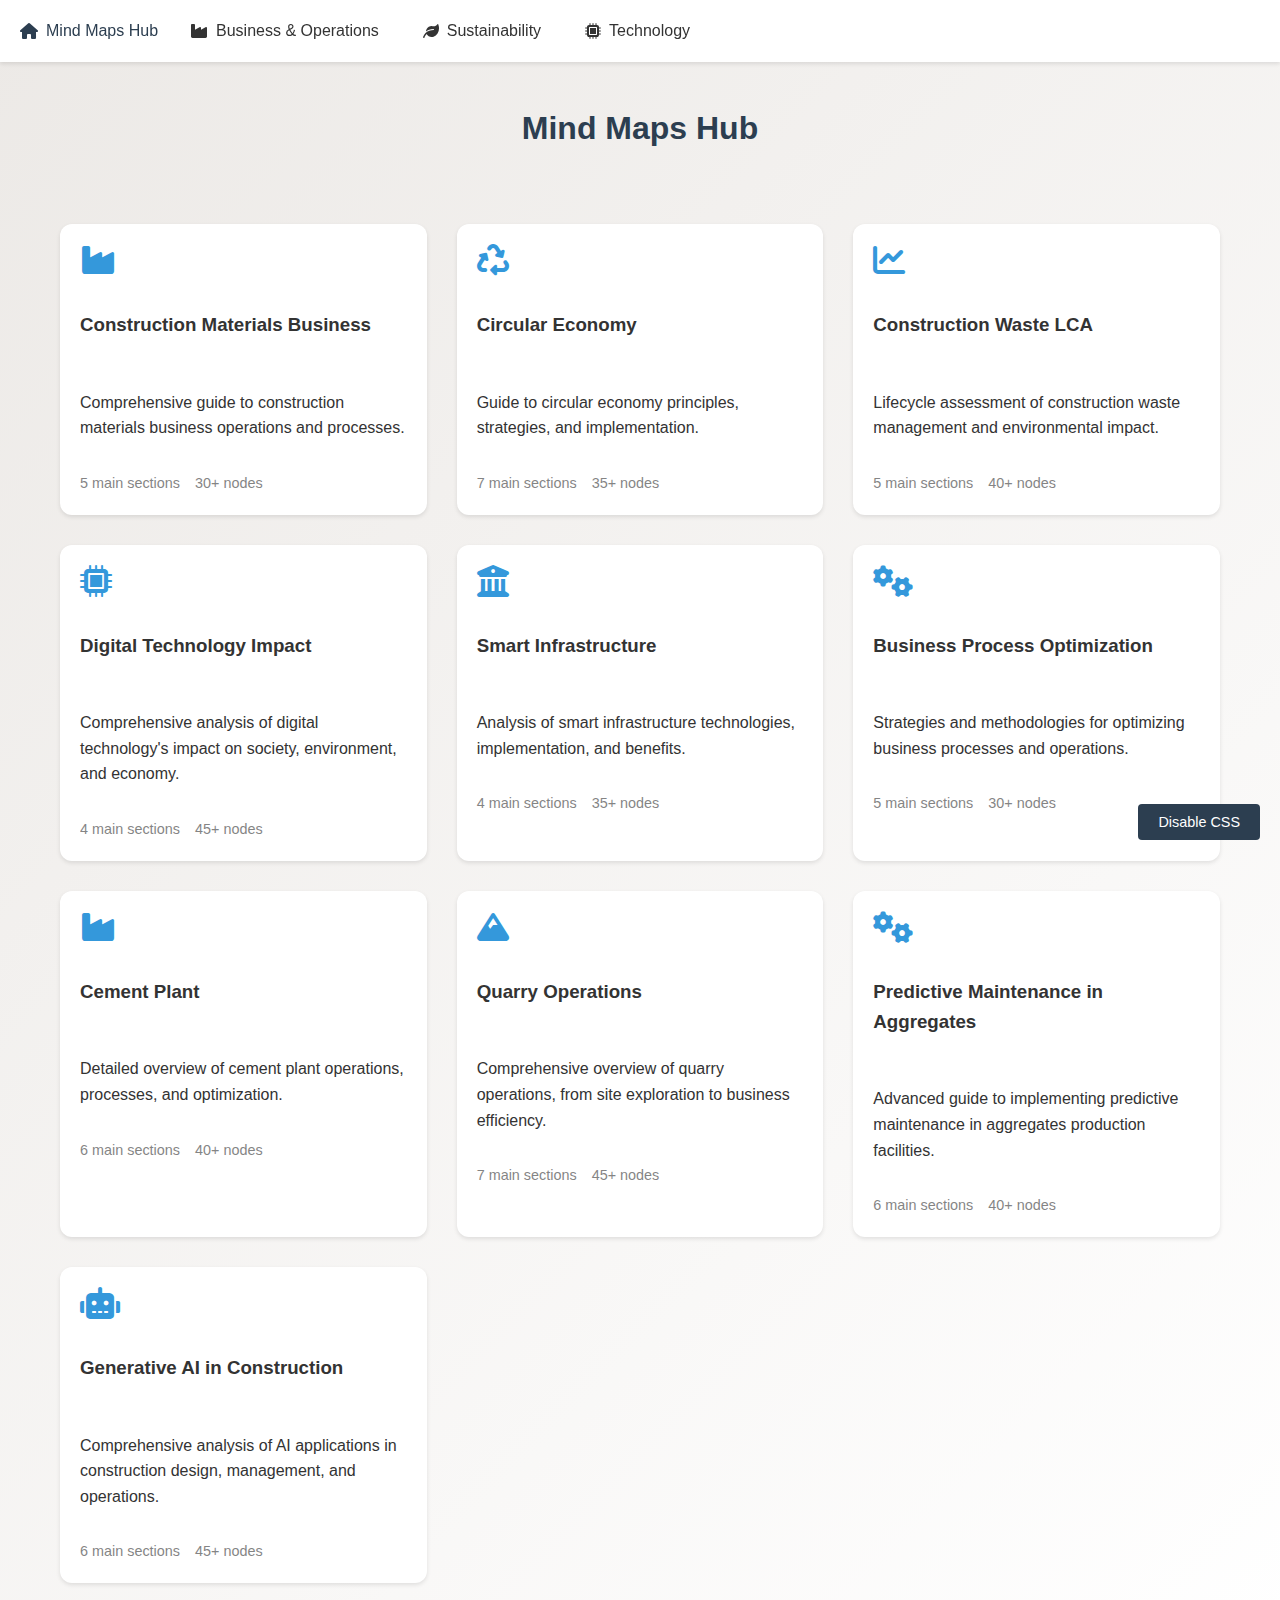
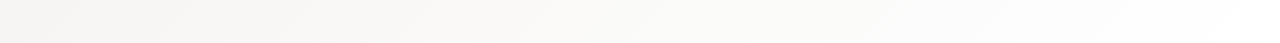
<file: index.html>
<!DOCTYPE html>
<html lang="en">
<head>
    <meta charset="UTF-8">
    <meta name="viewport" content="width=device-width, initial-scale=1.0">
    <title>Mind Maps Hub</title>
    <link rel="stylesheet" href="https://cdnjs.cloudflare.com/ajax/libs/font-awesome/6.0.0/css/all.min.css">
    <link rel="stylesheet" href="css/mindmap.css" id="main-styles">
    <style>
        .map-grid {
            display: grid;
            grid-template-columns: repeat(auto-fit, minmax(300px, 1fr));
            gap: 30px;
            padding: 40px;
        }

        .map-card {
            background: white;
            border-radius: 12px;
            box-shadow: 0 2px 4px var(--shadow-color);
            padding: 20px;
            transition: all 0.3s ease;
            text-decoration: none;
            color: var(--text-color);
            display: flex;
            flex-direction: column;
            gap: 15px;
        }

        .map-card:hover {
            transform: translateY(-5px);
            box-shadow: 0 4px 8px var(--shadow-color);
        }

        .map-icon {
            font-size: 2em;
            color: var(--secondary-color);
        }

        .map-title {
            font-size: 1.4em;
            font-weight: 600;
            color: var(--primary-color);
            margin: 0;
        }

        .map-description {
            color: var(--text-color);
            opacity: 0.8;
            margin: 0;
            flex: 1;
        }

        .map-meta {
            display: flex;
            align-items: center;
            gap: 15px;
            font-size: 0.9em;
            color: var(--text-color);
            opacity: 0.6;
        }
    </style>
</head>
<body>
    <!-- Navigation will be injected here by NavigationMenu -->
    <div class="container">
        <div class="central-topic">
            <h1>Mind Maps Hub</h1>
        </div>
        <div class="map-grid">
            <a href="maps/construction_materials_business.html" class="map-card">
                <i class="fas fa-industry map-icon"></i>
                <h3>Construction Materials Business</h3>
                <p>Comprehensive guide to construction materials business operations and processes.</p>
                <div class="map-meta">
                    <span>5 main sections</span>
                    <span>30+ nodes</span>
                </div>
            </a>
            <a href="maps/circular_economy.html" class="map-card">
                <i class="fas fa-recycle map-icon"></i>
                <h3>Circular Economy</h3>
                <p>Guide to circular economy principles, strategies, and implementation.</p>
                <div class="map-meta">
                    <span>7 main sections</span>
                    <span>35+ nodes</span>
                </div>
            </a>
            <a href="maps/construction_waste_lca.html" class="map-card">
                <i class="fas fa-chart-line map-icon"></i>
                <h3>Construction Waste LCA</h3>
                <p>Lifecycle assessment of construction waste management and environmental impact.</p>
                <div class="map-meta">
                    <span>5 main sections</span>
                    <span>40+ nodes</span>
                </div>
            </a>
            <a href="maps/digital_technology.html" class="map-card">
                <i class="fas fa-microchip map-icon"></i>
                <h3>Digital Technology Impact</h3>
                <p>Comprehensive analysis of digital technology's impact on society, environment, and economy.</p>
                <div class="map-meta">
                    <span>4 main sections</span>
                    <span>45+ nodes</span>
                </div>
            </a>
            <a href="maps/smart_infrastructure.html" class="map-card">
                <i class="fas fa-building-columns map-icon"></i>
                <h3>Smart Infrastructure</h3>
                <p>Analysis of smart infrastructure technologies, implementation, and benefits.</p>
                <div class="map-meta">
                    <span>4 main sections</span>
                    <span>35+ nodes</span>
                </div>
            </a>
            <a href="maps/business_process_optimization.html" class="map-card">
                <i class="fas fa-gears map-icon"></i>
                <h3>Business Process Optimization</h3>
                <p>Strategies and methodologies for optimizing business processes and operations.</p>
                <div class="map-meta">
                    <span>5 main sections</span>
                    <span>30+ nodes</span>
                </div>
            </a>
            <a href="maps/cement_plant.html" class="map-card">
                <i class="fas fa-industry map-icon"></i>
                <h3>Cement Plant</h3>
                <p>Detailed overview of cement plant operations, processes, and optimization.</p>
                <div class="map-meta">
                    <span>6 main sections</span>
                    <span>40+ nodes</span>
                </div>
            </a>
            <a href="maps/quarry-operations.html" class="map-card">
                <i class="fas fa-mountain map-icon"></i>
                <h3>Quarry Operations</h3>
                <p>Comprehensive overview of quarry operations, from site exploration to business efficiency.</p>
                <div class="map-meta">
                    <span>7 main sections</span>
                    <span>45+ nodes</span>
                </div>
            </a>
            <a href="maps/predictive-maintenance-aggregates.html" class="map-card">
                <i class="fas fa-cogs map-icon"></i>
                <h3>Predictive Maintenance in Aggregates</h3>
                <p>Advanced guide to implementing predictive maintenance in aggregates production facilities.</p>
                <div class="map-meta">
                    <span>6 main sections</span>
                    <span>40+ nodes</span>
                </div>
            </a>
            <a href="maps/generative-ai-construction.html" class="map-card">
                <i class="fas fa-robot map-icon"></i>
                <h3>Generative AI in Construction</h3>
                <p>Comprehensive analysis of AI applications in construction design, management, and operations.</p>
                <div class="map-meta">
                    <span>6 main sections</span>
                    <span>45+ nodes</span>
                </div>
            </a>
        </div>
    </div>
    <button id="styleToggle">Disable CSS</button>
    <script src="js/mindmap.js"></script>
</body>
</html>
</file>
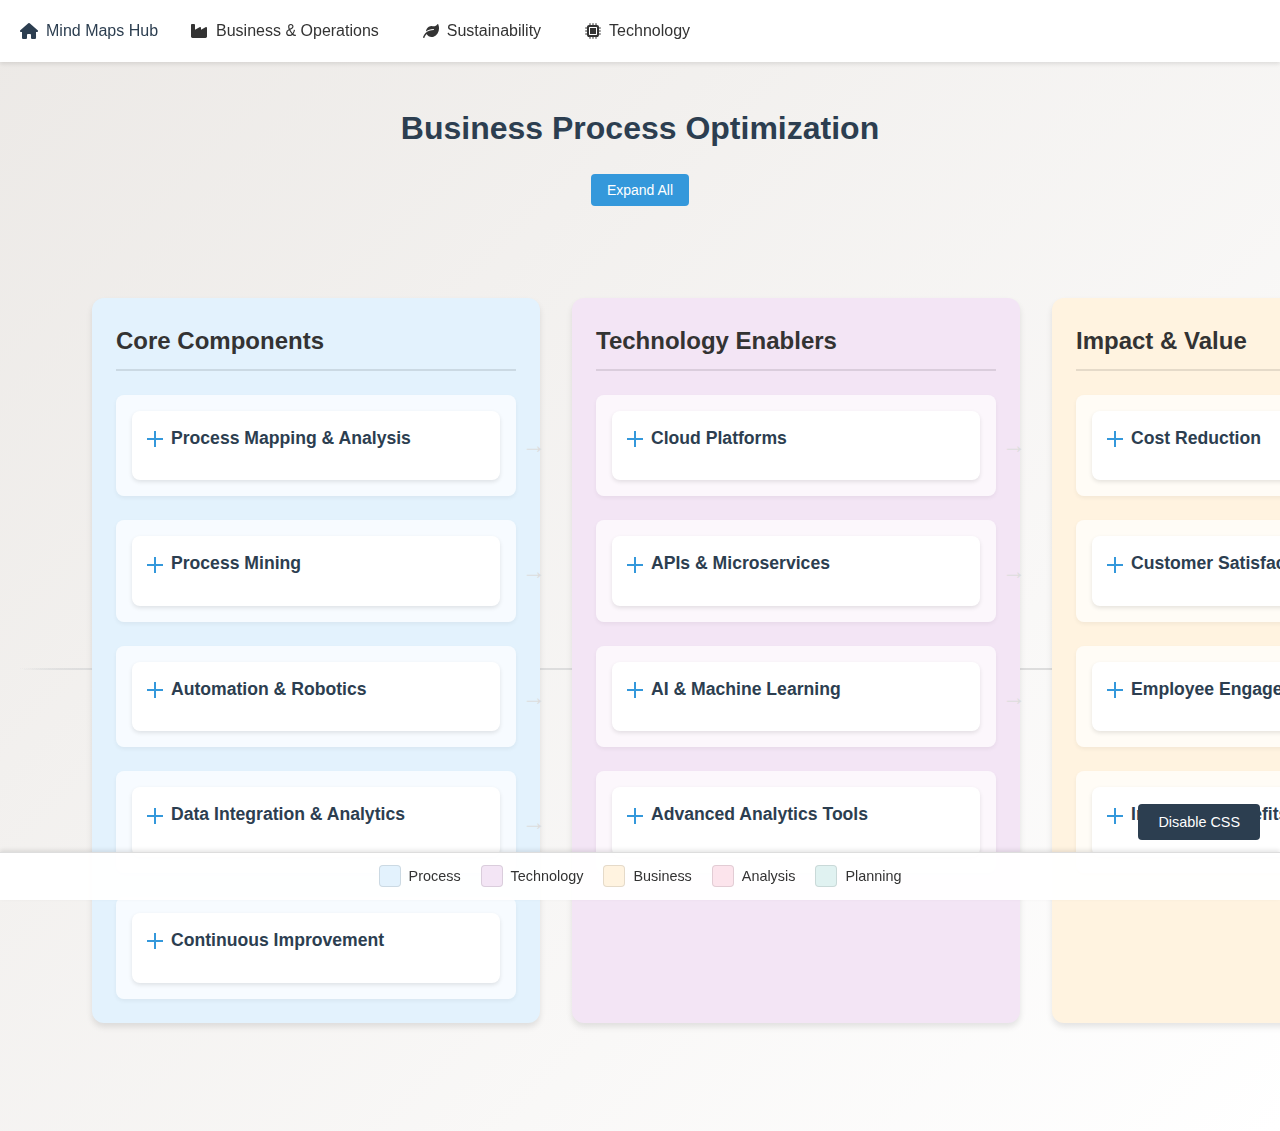
<file: maps/business_process_optimization.html>
<!DOCTYPE html>
<html lang="en">
<head>
    <meta charset="UTF-8">
    <meta name="viewport" content="width=device-width, initial-scale=1.0">
    <title>Business Process Optimization Mind Map</title>
    <link rel="stylesheet" href="https://cdnjs.cloudflare.com/ajax/libs/font-awesome/6.0.0/css/all.min.css">
    <link rel="stylesheet" href="../css/mindmap.css" id="main-styles">
</head>
<body>
    <!-- Navigation will be injected here by NavigationMenu -->
    <div class="container">
        <div class="central-topic">
            <h1>Business Process Optimization</h1>
            <button class="expand-all-btn">Expand All</button>
        </div>

        <div class="mind-map">
            <div class="flow-container">
                <!-- Core Components Section -->
                <div class="column core-components">
                    <h2>Core Components</h2>
                    <div class="process-flow">
                        <div class="process-step" data-step="Process">
                            <div class="node">
                                <h3 class="expandable">Process Mapping & Analysis</h3>
                                <ul class="expandable-content">
                                    <li>Identifying bottlenecks</li>
                                    <li>Mapping end-to-end workflows</li>
                                    <li>Stakeholder input & feedback loops</li>
                                </ul>
                            </div>
                        </div>
                        <div class="process-step" data-step="Mining">
                            <div class="node">
                                <h3 class="expandable">Process Mining</h3>
                                <ul class="expandable-content">
                                    <li>Automated discovery of process flows</li>
                                    <li>Real-time insight into inefficiencies</li>
                                    <li>Data-driven recommendations</li>
                                </ul>
                            </div>
                        </div>
                        <div class="process-step" data-step="Automation">
                            <div class="node">
                                <h3 class="expandable">Automation & Robotics</h3>
                                <ul class="expandable-content">
                                    <li>RPA (Robotic Process Automation)</li>
                                    <li>Scheduling & workflow automation</li>
                                    <li>AI-driven orchestration</li>
                                </ul>
                            </div>
                        </div>
                        <div class="process-step" data-step="Data">
                            <div class="node">
                                <h3 class="expandable">Data Integration & Analytics</h3>
                                <ul class="expandable-content">
                                    <li>Real-time data capture</li>
                                    <li>Predictive analytics & forecasting</li>
                                    <li>KPI dashboards & reporting</li>
                                </ul>
                            </div>
                        </div>
                        <div class="process-step" data-step="Improvement">
                            <div class="node">
                                <h3 class="expandable">Continuous Improvement</h3>
                                <ul class="expandable-content">
                                    <li>Lean & Six Sigma principles</li>
                                    <li>Agile process management</li>
                                    <li>Feedback-driven iteration</li>
                                </ul>
                            </div>
                        </div>
                    </div>
                </div>

                <!-- Technology Enablers Section -->
                <div class="column technology" data-section-type="technology">
                    <h2>Technology Enablers</h2>
                    <div class="process-flow">
                        <div class="process-step" data-step="Cloud">
                            <div class="node">
                                <h3 class="expandable">Cloud Platforms</h3>
                                <ul class="expandable-content">
                                    <li>Scalability for storage & computing</li>
                                    <li>Flexible, on-demand resources</li>
                                    <li>Integration with third-party services</li>
                                </ul>
                            </div>
                        </div>
                        <div class="process-step" data-step="APIs">
                            <div class="node">
                                <h3 class="expandable">APIs & Microservices</h3>
                                <ul class="expandable-content">
                                    <li>Seamless data exchange</li>
                                    <li>Modularization of business functions</li>
                                    <li>Faster deployment & iteration</li>
                                </ul>
                            </div>
                        </div>
                        <div class="process-step" data-step="AI">
                            <div class="node">
                                <h3 class="expandable">AI & Machine Learning</h3>
                                <ul class="expandable-content">
                                    <li>Intelligent decision-support systems</li>
                                    <li>Pattern recognition & anomaly detection</li>
                                    <li>Natural language processing for chatbots</li>
                                </ul>
                            </div>
                        </div>
                        <div class="process-step" data-step="Analytics">
                            <div class="node">
                                <h3 class="expandable">Advanced Analytics Tools</h3>
                                <ul class="expandable-content">
                                    <li>Visualization of inefficiencies</li>
                                    <li>Near real-time monitoring</li>
                                    <li>Proactive decision-making support</li>
                                </ul>
                            </div>
                        </div>
                    </div>
                </div>

                <!-- Impact & Value Section -->
                <div class="column impact" data-section-type="analysis">
                    <h2>Impact & Value</h2>
                    <div class="process-flow">
                        <div class="process-step" data-step="Cost">
                            <div class="node">
                                <h3 class="expandable">Cost Reduction</h3>
                                <ul class="expandable-content">
                                    <li>Fewer manual errors</li>
                                    <li>Lower operational overhead</li>
                                    <li>Streamlined compliance</li>
                                </ul>
                            </div>
                        </div>
                        <div class="process-step" data-step="Customer">
                            <div class="node">
                                <h3 class="expandable">Customer Satisfaction</h3>
                                <ul class="expandable-content">
                                    <li>Faster response times</li>
                                    <li>Personalized service</li>
                                    <li>Omnichannel experience</li>
                                </ul>
                            </div>
                        </div>
                        <div class="process-step" data-step="Employee">
                            <div class="node">
                                <h3 class="expandable">Employee Engagement</h3>
                                <ul class="expandable-content">
                                    <li>Reallocation to higher-value tasks</li>
                                    <li>Reduced burnout</li>
                                    <li>Upskilling & development</li>
                                </ul>
                            </div>
                        </div>
                        <div class="process-step" data-step="Intangible">
                            <div class="node">
                                <h3 class="expandable">Intangible Benefits</h3>
                                <ul class="expandable-content">
                                    <li>Brand reputation & credibility</li>
                                    <li>Enhanced compliance & governance</li>
                                    <li>Market agility</li>
                                </ul>
                            </div>
                        </div>
                    </div>
                </div>

                <!-- Implementation Challenges Section -->
                <div class="column challenges" data-section-type="analysis">
                    <h2>Implementation Challenges</h2>
                    <div class="process-flow">
                        <div class="process-step" data-step="Change">
                            <div class="node">
                                <h3 class="expandable">Resistance to Change</h3>
                                <ul class="expandable-content">
                                    <li>Cultural & organizational inertia</li>
                                    <li>Training & skill gaps</li>
                                    <li>Change management strategies</li>
                                </ul>
                            </div>
                        </div>
                        <div class="process-step" data-step="Privacy">
                            <div class="node">
                                <h3 class="expandable">Data Privacy & Security</h3>
                                <ul class="expandable-content">
                                    <li>Regulatory compliance</li>
                                    <li>Secure integration & storage</li>
                                    <li>Cybersecurity threats</li>
                                </ul>
                            </div>
                        </div>
                        <div class="process-step" data-step="Integration">
                            <div class="node">
                                <h3 class="expandable">Integration Complexity</h3>
                                <ul class="expandable-content">
                                    <li>Legacy systems</li>
                                    <li>Interoperability issues</li>
                                    <li>Vendor lock-in & dependencies</li>
                                </ul>
                            </div>
                        </div>
                        <div class="process-step" data-step="Scale">
                            <div class="node">
                                <h3 class="expandable">Scalability</h3>
                                <ul class="expandable-content">
                                    <li>Handling growing data volumes</li>
                                    <li>Ensuring consistent performance</li>
                                    <li>Cost considerations</li>
                                </ul>
                            </div>
                        </div>
                    </div>
                </div>

                <!-- Next Steps Section -->
                <div class="column next-steps" data-section-type="planning">
                    <h2>Next Steps</h2>
                    <div class="process-flow">
                        <div class="process-step" data-step="Roadmap">
                            <div class="node">
                                <h3 class="expandable">Roadmap Development</h3>
                                <ul class="expandable-content">
                                    <li>Clear milestones & objectives</li>
                                    <li>Digital transformation alignment</li>
                                    <li>Stakeholder buy-in</li>
                                </ul>
                            </div>
                        </div>
                        <div class="process-step" data-step="Pilot">
                            <div class="node">
                                <h3 class="expandable">Prototype & Pilot</h3>
                                <ul class="expandable-content">
                                    <li>Validate ROI & feasibility</li>
                                    <li>Gather feedback for iteration</li>
                                    <li>Test implementation</li>
                                </ul>
                            </div>
                        </div>
                        <div class="process-step" data-step="Deploy">
                            <div class="node">
                                <h3 class="expandable">Scalable Deployment</h3>
                                <ul class="expandable-content">
                                    <li>Gradual rollout</li>
                                    <li>Monitoring & metrics setup</li>
                                    <li>Performance tracking</li>
                                </ul>
                            </div>
                        </div>
                        <div class="process-step" data-step="Improve">
                            <div class="node">
                                <h3 class="expandable">Continuous Improvement</h3>
                                <ul class="expandable-content">
                                    <li>Ongoing feedback loops</li>
                                    <li>Periodic reviews & audits</li>
                                    <li>Process refinement</li>
                                </ul>
                            </div>
                        </div>
                    </div>
                </div>
            </div>
            <div class="scroll-left scroll-indicator">
                <i class="fas fa-chevron-left"></i>
            </div>
            <div class="scroll-right scroll-indicator">
                <i class="fas fa-chevron-right"></i>
            </div>
        </div>
    </div>
    <button id="styleToggle">Disable CSS</button>
    <script src="../js/mindmap.js"></script>
    <script>
        // Initialize the application
        MindMapApp.init();
    </script>
</body>
</html>
</file>
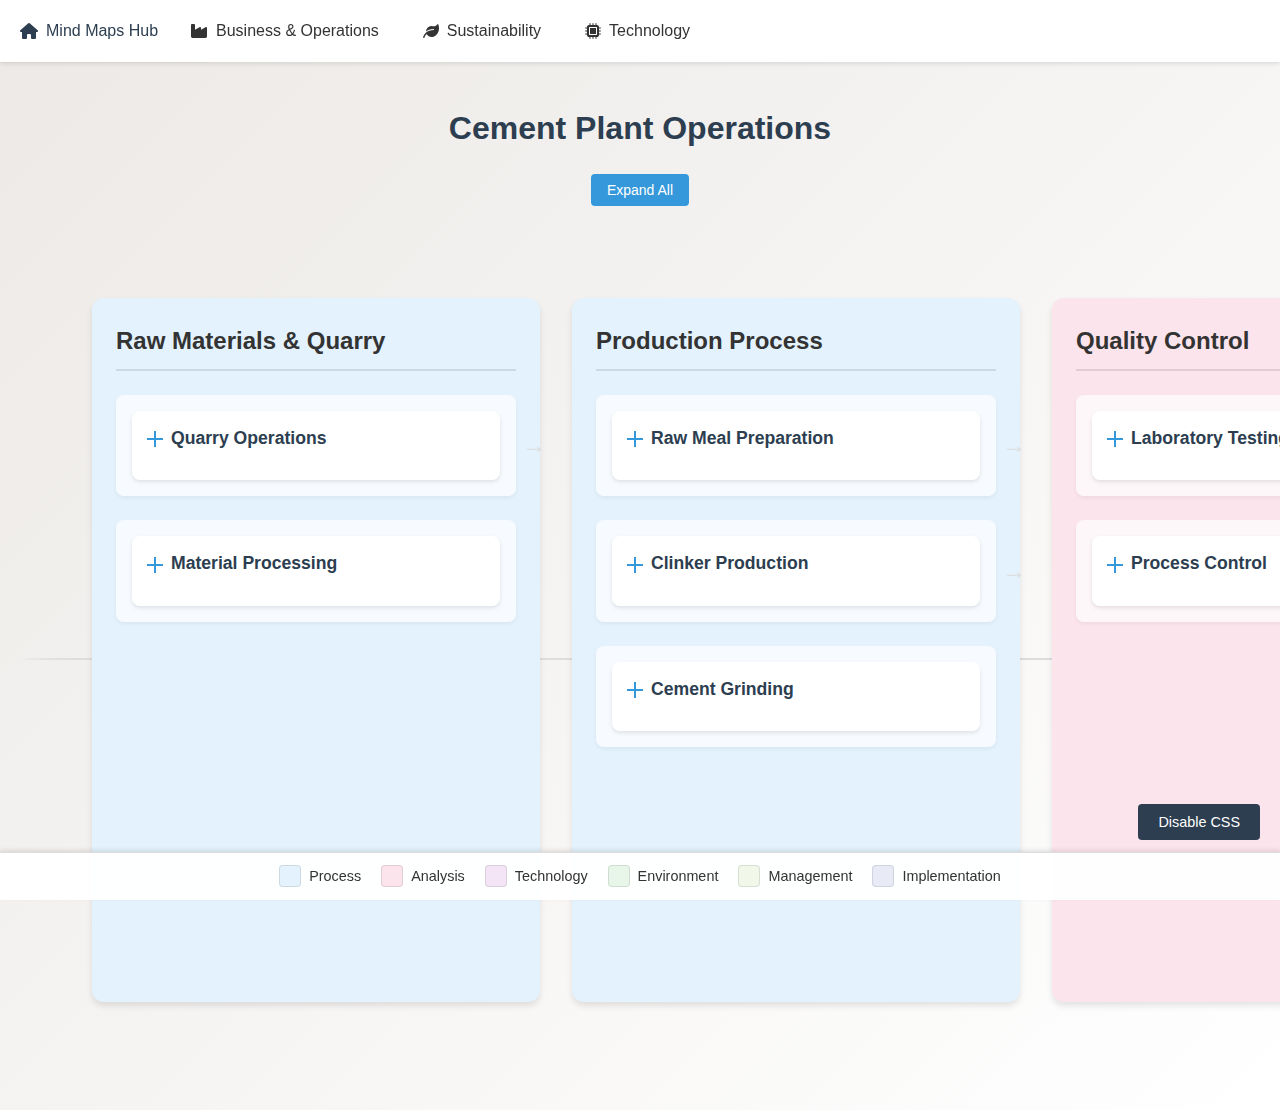
<file: maps/cement_plant.html>
<!DOCTYPE html>
<html lang="en">
<head>
    <meta charset="UTF-8">
    <meta name="viewport" content="width=device-width, initial-scale=1.0">
    <title>Cement Plant Mind Map</title>
    <link rel="stylesheet" href="https://cdnjs.cloudflare.com/ajax/libs/font-awesome/6.0.0/css/all.min.css">
    <link rel="stylesheet" href="../css/mindmap.css" id="main-styles">
</head>
<body>
    <!-- Navigation will be injected here by NavigationMenu -->
    <div class="container">
        <div class="central-topic">
            <h1>Cement Plant Operations</h1>
            <button class="expand-all-btn">Expand All</button>
        </div>

        <div class="mind-map">
            <div class="flow-container">
                <!-- Raw Materials & Quarry Section -->
                <div class="column raw-materials" data-section-type="process">
                    <h2>Raw Materials & Quarry</h2>
                    <div class="process-flow">
                        <div class="process-step" data-step="Extraction">
                            <div class="node">
                                <h3 class="expandable">Quarry Operations</h3>
                                <ul class="expandable-content">
                                    <li class="expandable">Extraction Methods
                                        <ul class="expandable-content">
                                            <li>Drilling</li>
                                            <li>Blasting</li>
                                            <li>Loading</li>
                                        </ul>
                                    </li>
                                    <li class="expandable">Quality Control
                                        <ul class="expandable-content">
                                            <li>Sampling</li>
                                            <li>Analysis</li>
                                            <li>Grade Control</li>
                                        </ul>
                                    </li>
                                </ul>
                            </div>
                        </div>
                        <div class="process-step" data-step="Processing">
                            <div class="node">
                                <h3 class="expandable">Material Processing</h3>
                                <ul class="expandable-content">
                                    <li class="expandable">Crushing
                                        <ul class="expandable-content">
                                            <li>Primary</li>
                                            <li>Secondary</li>
                                            <li>Size Control</li>
                                        </ul>
                                    </li>
                                    <li class="expandable">Storage
                                        <ul class="expandable-content">
                                            <li>Stockpiles</li>
                                            <li>Reclaiming</li>
                                            <li>Blending</li>
                                        </ul>
                                    </li>
                                </ul>
                            </div>
                        </div>
                    </div>
                </div>

                <!-- Production Process Section -->
                <div class="column production" data-section-type="process">
                    <h2>Production Process</h2>
                    <div class="process-flow">
                        <div class="process-step" data-step="Raw Meal">
                            <div class="node">
                                <h3 class="expandable">Raw Meal Preparation</h3>
                                <ul class="expandable-content">
                                    <li class="expandable">Raw Mill
                                        <ul class="expandable-content">
                                            <li>Grinding</li>
                                            <li>Drying</li>
                                            <li>Mixing</li>
                                        </ul>
                                    </li>
                                    <li class="expandable">Homogenization
                                        <ul class="expandable-content">
                                            <li>Blending</li>
                                            <li>Storage</li>
                                            <li>Control</li>
                                        </ul>
                                    </li>
                                </ul>
                            </div>
                        </div>
                        <div class="process-step" data-step="Clinker">
                            <div class="node">
                                <h3 class="expandable">Clinker Production</h3>
                                <ul class="expandable-content">
                                    <li class="expandable">Preheater
                                        <ul class="expandable-content">
                                            <li>Heat Exchange</li>
                                            <li>Calcination</li>
                                            <li>Gas Flow</li>
                                        </ul>
                                    </li>
                                    <li class="expandable">Kiln Operation
                                        <ul class="expandable-content">
                                            <li>Temperature</li>
                                            <li>Feed Rate</li>
                                            <li>Fuel Mix</li>
                                        </ul>
                                    </li>
                                    <li class="expandable">Cooling
                                        <ul class="expandable-content">
                                            <li>Heat Recovery</li>
                                            <li>Clinker Quality</li>
                                            <li>Storage</li>
                                        </ul>
                                    </li>
                                </ul>
                            </div>
                        </div>
                        <div class="process-step" data-step="Cement">
                            <div class="node">
                                <h3 class="expandable">Cement Grinding</h3>
                                <ul class="expandable-content">
                                    <li class="expandable">Mill Operation
                                        <ul class="expandable-content">
                                            <li>Feed Control</li>
                                            <li>Fineness</li>
                                            <li>Temperature</li>
                                        </ul>
                                    </li>
                                    <li class="expandable">Additives
                                        <ul class="expandable-content">
                                            <li>Gypsum</li>
                                            <li>Minerals</li>
                                            <li>Blending</li>
                                        </ul>
                                    </li>
                                </ul>
                            </div>
                        </div>
                    </div>
                </div>

                <!-- Quality Control Section -->
                <div class="column quality" data-section-type="analysis">
                    <h2>Quality Control</h2>
                    <div class="process-flow">
                        <div class="process-step" data-step="Testing">
                            <div class="node">
                                <h3 class="expandable">Laboratory Testing</h3>
                                <ul class="expandable-content">
                                    <li class="expandable">Chemical Analysis
                                        <ul class="expandable-content">
                                            <li>Raw Material Testing</li>
                                            <li>In-process Testing</li>
                                            <li>Final Product Testing</li>
                                        </ul>
                                    </li>
                                    <li class="expandable">Physical Tests
                                        <ul class="expandable-content">
                                            <li>Strength Testing</li>
                                            <li>Setting Time</li>
                                            <li>Particle Size</li>
                                        </ul>
                                    </li>
                                    <li class="expandable">Performance Testing
                                        <ul class="expandable-content">
                                            <li>Durability Tests</li>
                                            <li>Application Tests</li>
                                            <li>Special Properties</li>
                                        </ul>
                                    </li>
                                </ul>
                            </div>
                        </div>
                        <div class="process-step" data-step="Control">
                            <div class="node">
                                <h3 class="expandable">Process Control</h3>
                                <ul class="expandable-content">
                                    <li class="expandable">Online Analyzers
                                        <ul class="expandable-content">
                                            <li>X-ray Analysis</li>
                                            <li>Gas Analysis</li>
                                            <li>Moisture Control</li>
                                        </ul>
                                    </li>
                                    <li class="expandable">Control Systems
                                        <ul class="expandable-content">
                                            <li>Process Parameters</li>
                                            <li>Automated Control</li>
                                            <li>Data Logging</li>
                                        </ul>
                                    </li>
                                    <li class="expandable">Quality Parameters
                                        <ul class="expandable-content">
                                            <li>Statistical Control</li>
                                            <li>Trend Analysis</li>
                                            <li>Quality Reports</li>
                                        </ul>
                                    </li>
                                </ul>
                            </div>
                        </div>
                    </div>
                </div>

                <!-- Maintenance & Equipment Section -->
                <div class="column maintenance" data-section-type="management">
                    <h2>Maintenance & Equipment</h2>
                    <div class="process-flow">
                        <div class="process-step" data-step="Prevention">
                            <div class="node">
                                <h3 class="expandable">Preventive Maintenance</h3>
                                <ul class="expandable-content">
                                    <li class="expandable">Scheduled Inspections
                                        <ul class="expandable-content">
                                            <li>Equipment Checks</li>
                                            <li>Wear Analysis</li>
                                            <li>Performance Testing</li>
                                        </ul>
                                    </li>
                                    <li class="expandable">Equipment Monitoring
                                        <ul class="expandable-content">
                                            <li>Vibration Analysis</li>
                                            <li>Temperature Monitoring</li>
                                            <li>Oil Analysis</li>
                                        </ul>
                                    </li>
                                    <li class="expandable">Predictive Analysis
                                        <ul class="expandable-content">
                                            <li>Failure Prediction</li>
                                            <li>Maintenance Planning</li>
                                            <li>Resource Allocation</li>
                                        </ul>
                                    </li>
                                </ul>
                            </div>
                        </div>
                        <div class="process-step" data-step="Management">
                            <div class="node">
                                <h3 class="expandable">Equipment Management</h3>
                                <ul class="expandable-content">
                                    <li class="expandable">Spare Parts
                                        <ul class="expandable-content">
                                            <li>Inventory Control</li>
                                            <li>Critical Spares</li>
                                            <li>Supplier Management</li>
                                        </ul>
                                    </li>
                                    <li class="expandable">Repair Procedures
                                        <ul class="expandable-content">
                                            <li>Standard Procedures</li>
                                            <li>Emergency Repairs</li>
                                            <li>Quality Control</li>
                                        </ul>
                                    </li>
                                    <li class="expandable">Upgrade Planning
                                        <ul class="expandable-content">
                                            <li>Technology Assessment</li>
                                            <li>Cost-Benefit Analysis</li>
                                            <li>Implementation Plans</li>
                                        </ul>
                                    </li>
                                </ul>
                            </div>
                        </div>
                    </div>
                </div>

                <!-- Environmental Control Section -->
                <div class="column environmental" data-section-type="environment">
                    <h2>Environmental Control</h2>
                    <div class="process-flow">
                        <div class="process-step" data-step="Emissions">
                            <div class="node">
                                <h3 class="expandable">Emissions Management</h3>
                                <ul class="expandable-content">
                                    <li class="expandable">Dust Control
                                        <ul class="expandable-content">
                                            <li>Filter Systems</li>
                                            <li>Collection Equipment</li>
                                            <li>Monitoring Systems</li>
                                        </ul>
                                    </li>
                                    <li class="expandable">Gas Treatment
                                        <ul class="expandable-content">
                                            <li>NOx Reduction</li>
                                            <li>SO2 Control</li>
                                            <li>CO2 Management</li>
                                        </ul>
                                    </li>
                                    <li class="expandable">Monitoring Systems
                                        <ul class="expandable-content">
                                            <li>Continuous Monitoring</li>
                                            <li>Data Analysis</li>
                                            <li>Compliance Reporting</li>
                                        </ul>
                                    </li>
                                </ul>
                            </div>
                        </div>
                        <div class="process-step" data-step="Resources">
                            <div class="node">
                                <h3 class="expandable">Resource Efficiency</h3>
                                <ul class="expandable-content">
                                    <li class="expandable">Energy Management
                                        <ul class="expandable-content">
                                            <li>Heat Recovery</li>
                                            <li>Power Optimization</li>
                                            <li>Alternative Fuels</li>
                                        </ul>
                                    </li>
                                    <li class="expandable">Water Conservation
                                        <ul class="expandable-content">
                                            <li>Recycling Systems</li>
                                            <li>Usage Reduction</li>
                                            <li>Treatment Plants</li>
                                        </ul>
                                    </li>
                                    <li class="expandable">Waste Reduction
                                        <ul class="expandable-content">
                                            <li>Material Recovery</li>
                                            <li>By-product Utilization</li>
                                            <li>Disposal Management</li>
                                        </ul>
                                    </li>
                                </ul>
                            </div>
                        </div>
                    </div>
                </div>

                <!-- Storage & Distribution Section -->
                <div class="column logistics">
                    <h2>Storage & Distribution</h2>
                    <div class="process-flow">
                        <div class="process-step" data-step="Storage">
                            <div class="node">
                                <h3 class="expandable">Storage Systems</h3>
                                <ul class="expandable-content">
                                    <li class="expandable">Silos
                                        <ul class="expandable-content">
                                            <li>Capacity</li>
                                            <li>Monitoring</li>
                                            <li>Maintenance</li>
                                        </ul>
                                    </li>
                                    <li class="expandable">Packaging
                                        <ul class="expandable-content">
                                            <li>Bag Filling</li>
                                            <li>Palletizing</li>
                                            <li>Bulk Loading</li>
                                        </ul>
                                    </li>
                                </ul>
                            </div>
                        </div>
                        <div class="process-step" data-step="Distribution">
                            <div class="node">
                                <h3 class="expandable">Distribution Management</h3>
                                <ul class="expandable-content">
                                    <li class="expandable">Transport
                                        <ul class="expandable-content">
                                            <li>Truck Loading</li>
                                            <li>Rail Transport</li>
                                            <li>Ship Loading</li>
                                        </ul>
                                    </li>
                                    <li class="expandable">Logistics
                                        <ul class="expandable-content">
                                            <li>Route Planning</li>
                                            <li>Scheduling</li>
                                            <li>Tracking</li>
                                        </ul>
                                    </li>
                                </ul>
                            </div>
                        </div>
                    </div>
                </div>

                <!-- Plant Management Section -->
                <div class="column management" data-section-type="management">
                    <h2>Plant Management</h2>
                    <div class="node">
                        <h3 class="expandable">Operations Planning</h3>
                        <ul class="expandable-content">
                            <li>Production Scheduling</li>
                            <li>Resource Allocation</li>
                            <li>Performance Monitoring</li>
                        </ul>
                    </div>
                    <div class="node">
                        <h3 class="expandable">Cost Control</h3>
                        <ul class="expandable-content">
                            <li>Energy Costs</li>
                            <li>Material Costs</li>
                            <li>Maintenance Costs</li>
                        </ul>
                    </div>
                </div>

                <!-- Safety & Compliance Section -->
                <div class="column safety" data-section-type="management">
                    <h2>Safety & Compliance</h2>
                    <div class="node">
                        <h3 class="expandable">Safety Management</h3>
                        <ul class="expandable-content">
                            <li>Risk Assessment</li>
                            <li>Safety Procedures</li>
                            <li>Emergency Response</li>
                        </ul>
                    </div>
                    <div class="node">
                        <h3 class="expandable">Regulatory Compliance</h3>
                        <ul class="expandable-content">
                            <li>Environmental Standards</li>
                            <li>Safety Regulations</li>
                            <li>Quality Standards</li>
                        </ul>
                    </div>
                </div>
            </div>
            <div class="scroll-left scroll-indicator">
                <i class="fas fa-chevron-left"></i>
            </div>
            <div class="scroll-right scroll-indicator">
                <i class="fas fa-chevron-right"></i>
            </div>
        </div>
    </div>
    <button id="styleToggle">Disable CSS</button>
    <script src="../js/mindmap.js"></script>
    <script>
        // Initialize the application
        MindMapApp.init();
    </script>
</body>
</html>
</file>
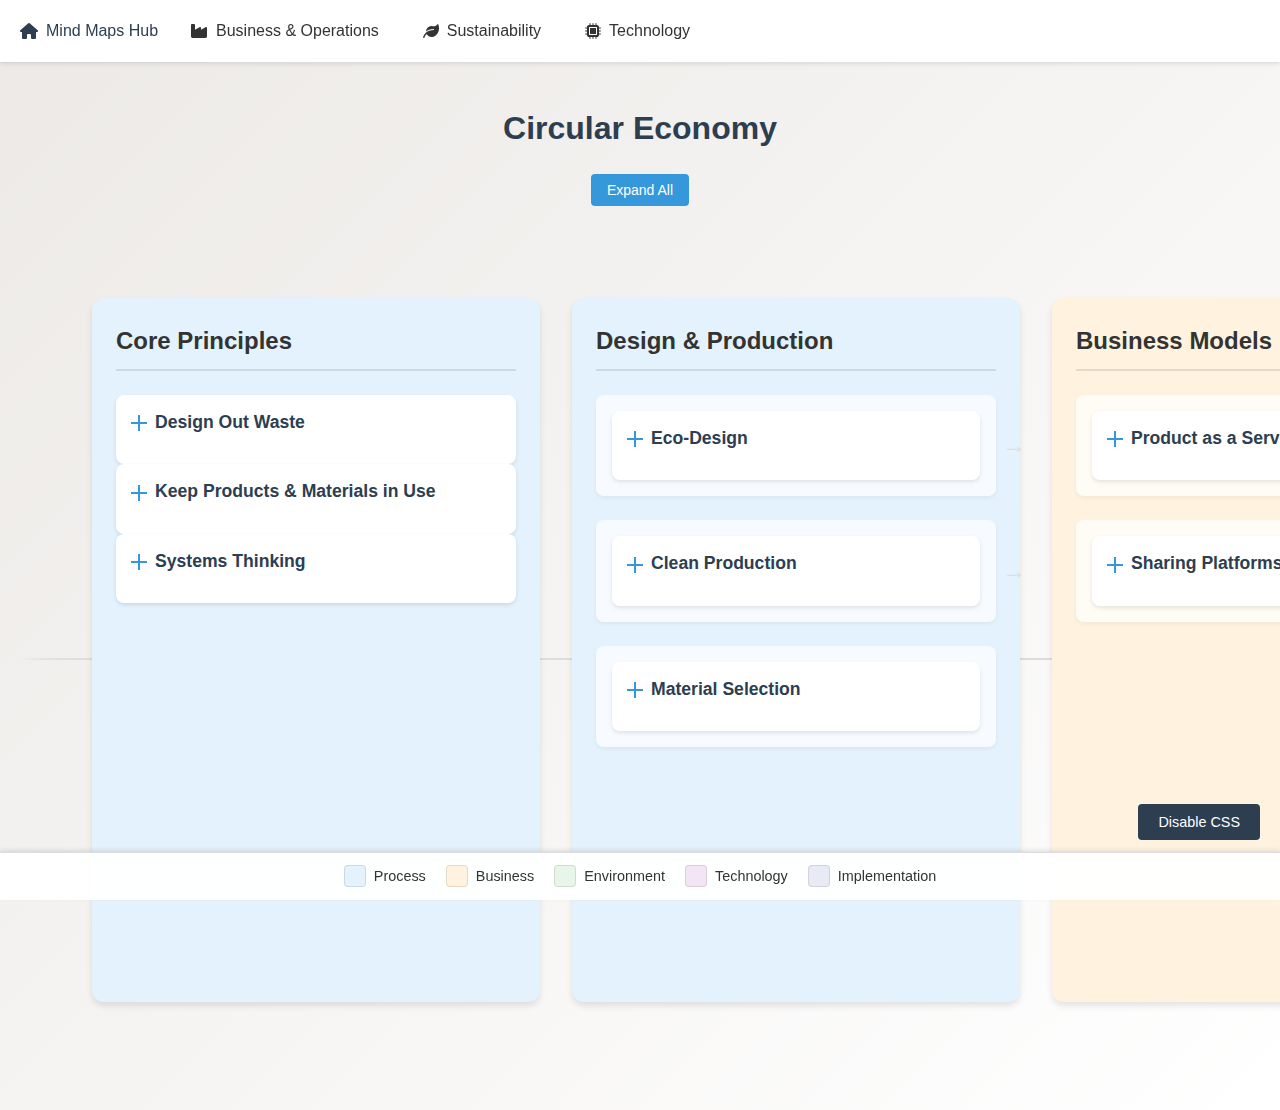
<file: maps/circular_economy.html>
<!DOCTYPE html>
<html lang="en">
<head>
    <meta charset="UTF-8">
    <meta name="viewport" content="width=device-width, initial-scale=1.0">
    <title>Circular Economy Mind Map</title>
    <link rel="stylesheet" href="https://cdnjs.cloudflare.com/ajax/libs/font-awesome/6.0.0/css/all.min.css">
    <link rel="stylesheet" href="../css/mindmap.css" id="main-styles">
</head>
<body>
    <!-- Navigation will be injected here by NavigationMenu -->
    <div class="container">
        <div class="central-topic">
            <h1>Circular Economy</h1>
            <button class="expand-all-btn">Expand All</button>
        </div>

        <div class="mind-map" 
             data-relationships='{
                "Design Out Waste": ["Eco-Design", "Clean Production"],
                "Keep Products & Materials in Use": ["Product as a Service", "Sharing Platforms"],
                "Eco-Design": ["Material Selection", "Zero Waste"],
                "Clean Production": ["Material Selection", "Zero Waste"],
                "Product as a Service": ["Smart Manufacturing", "Digital Solutions"],
                "Sharing Platforms": ["Digital Solutions", "Economic Instruments"],
                "Zero Waste": ["Value Recovery", "Regulatory Framework"],
                "Digital Solutions": ["Smart Manufacturing", "Resource Recovery"],
                "Regulatory Framework": ["Economic Instruments", "Zero Waste"],
                "IoT & Tracking": ["Resource Recovery", "Process Control"],
                "Blockchain": ["Supply Chain Tracing", "Smart Contracts"],
                "AI & Analytics": ["Resource Optimization", "Market Intelligence"],
                "Smart Manufacturing": ["Clean Production", "Resource Efficiency"],
                "Extended Producer Responsibility": ["Zero Waste", "Product Standards"],
                "Economic Instruments": ["Green Procurement", "Circular Subsidies"]
             }'>
            <div class="flow-container">
                <!-- Core Principles Section -->
                <div class="column principles">
                    <h2>Core Principles</h2>
                    <div class="node">
                        <h3 class="expandable">Design Out Waste</h3>
                        <ul class="expandable-content">
                            <li>Zero Waste Approach</li>
                            <li>Waste Prevention</li>
                            <li>Circular Design</li>
                        </ul>
                    </div>
                    <div class="node">
                        <h3 class="expandable">Keep Products & Materials in Use</h3>
                        <ul class="expandable-content">
                            <li>Product Longevity</li>
                            <li>Material Cycles</li>
                            <li>Value Retention</li>
                        </ul>
                    </div>
                    <div class="node">
                        <h3 class="expandable">Systems Thinking</h3>
                        <ul class="expandable-content">
                            <li>Holistic Approach</li>
                            <li>Interconnected Systems</li>
                            <li>Feedback Loops</li>
                        </ul>
                    </div>
                </div>

                <!-- Design & Production Section -->
                <div class="column design" data-section-type="process">
                    <h2>Design & Production</h2>
                    <div class="process-flow">
                        <div class="process-step" data-step="Design">
                            <div class="node">
                                <h3 class="expandable">Eco-Design</h3>
                                <ul class="expandable-content">
                                    <li class="expandable">Modular Design
                                        <ul class="expandable-content">
                                            <li>Standardized Components</li>
                                            <li>Easy Assembly</li>
                                            <li>Upgradability</li>
                                        </ul>
                                    </li>
                                    <li class="expandable">Design for Disassembly
                                        <ul class="expandable-content">
                                            <li>Reversible Connections</li>
                                            <li>Material Separation</li>
                                            <li>Recovery Planning</li>
                                        </ul>
                                    </li>
                                    <li class="expandable">Durability
                                        <ul class="expandable-content">
                                            <li>Long-lasting Materials</li>
                                            <li>Quality Standards</li>
                                            <li>Repair Considerations</li>
                                        </ul>
                                    </li>
                                </ul>
                            </div>
                        </div>
                        <div class="process-step" data-step="Production">
                            <div class="node">
                                <h3 class="expandable">Clean Production</h3>
                                <ul class="expandable-content">
                                    <li class="expandable">Resource Efficiency
                                        <ul class="expandable-content">
                                            <li>Material Optimization</li>
                                            <li>Energy Efficiency</li>
                                            <li>Water Conservation</li>
                                        </ul>
                                    </li>
                                    <li class="expandable">Renewable Energy
                                        <ul class="expandable-content">
                                            <li>Solar Power</li>
                                            <li>Wind Energy</li>
                                            <li>Biomass</li>
                                        </ul>
                                    </li>
                                </ul>
                            </div>
                        </div>
                        <div class="process-step" data-step="Materials">
                            <div class="node">
                                <h3 class="expandable">Material Selection</h3>
                                <ul class="expandable-content">
                                    <li class="expandable">Renewable Materials
                                        <ul class="expandable-content">
                                            <li>Bio-based</li>
                                            <li>Sustainable Sources</li>
                                            <li>Regenerative</li>
                                        </ul>
                                    </li>
                                    <li class="expandable">Recycled Content
                                        <ul class="expandable-content">
                                            <li>Post-consumer</li>
                                            <li>Industrial Waste</li>
                                            <li>Quality Standards</li>
                                        </ul>
                                    </li>
                                </ul>
                            </div>
                        </div>
                    </div>
                </div>

                <!-- Business Models Section -->
                <div class="column business">
                    <h2>Business Models</h2>
                    <div class="process-flow">
                        <div class="process-step" data-step="Service">
                            <div class="node">
                                <h3 class="expandable">Product as a Service</h3>
                                <ul class="expandable-content">
                                    <li class="expandable">Leasing Models
                                        <ul class="expandable-content">
                                            <li>Long-term Contracts</li>
                                            <li>Maintenance Included</li>
                                            <li>Performance Guarantees</li>
                                        </ul>
                                    </li>
                                    <li class="expandable">Pay-per-use
                                        <ul class="expandable-content">
                                            <li>Usage Monitoring</li>
                                            <li>Flexible Pricing</li>
                                            <li>Access over Ownership</li>
                                        </ul>
                                    </li>
                                </ul>
                            </div>
                        </div>
                        <div class="process-step" data-step="Sharing">
                            <div class="node">
                                <h3 class="expandable">Sharing Platforms</h3>
                                <ul class="expandable-content">
                                    <li class="expandable">Peer-to-peer Sharing
                                        <ul class="expandable-content">
                                            <li>Digital Platforms</li>
                                            <li>Trust Systems</li>
                                            <li>Community Building</li>
                                        </ul>
                                    </li>
                                    <li class="expandable">Asset Sharing
                                        <ul class="expandable-content">
                                            <li>Resource Pooling</li>
                                            <li>Optimization</li>
                                            <li>Cost Reduction</li>
                                        </ul>
                                    </li>
                                </ul>
                            </div>
                        </div>
                    </div>
                </div>

                <!-- Waste Management Section -->
                <div class="column waste" data-section-type="environment">
                    <h2>Waste Management</h2>
                    <div class="process-flow">
                        <div class="process-step" data-step="Prevention">
                            <div class="node">
                                <h3 class="expandable">Zero Waste</h3>
                                <ul class="expandable-content">
                                    <li class="expandable">Waste Prevention
                                        <ul class="expandable-content">
                                            <li>Process Optimization</li>
                                            <li>Material Efficiency</li>
                                            <li>Design Solutions</li>
                                        </ul>
                                    </li>
                                    <li class="expandable">Material Recovery
                                        <ul class="expandable-content">
                                            <li>Sorting Systems</li>
                                            <li>Processing Technologies</li>
                                            <li>Quality Control</li>
                                        </ul>
                                    </li>
                                </ul>
                            </div>
                        </div>
                        <div class="process-step" data-step="Recovery">
                            <div class="node">
                                <h3 class="expandable">Value Recovery</h3>
                                <ul class="expandable-content">
                                    <li class="expandable">Resource Recovery
                                        <ul class="expandable-content">
                                            <li>Material Reclamation</li>
                                            <li>Energy Recovery</li>
                                            <li>Nutrient Cycling</li>
                                        </ul>
                                    </li>
                                    <li class="expandable">Upcycling
                                        <ul class="expandable-content">
                                            <li>Value Addition</li>
                                            <li>Innovation</li>
                                            <li>Market Creation</li>
                                        </ul>
                                    </li>
                                </ul>
                            </div>
                        </div>
                    </div>
                </div>

                <!-- Technology Section -->
                <div class="column technology">
                    <h2>Technology & Innovation</h2>
                    <div class="process-flow">
                        <div class="process-step" data-step="Digital">
                            <div class="node">
                                <h3 class="expandable">Digital Solutions</h3>
                                <ul class="expandable-content">
                                    <li class="expandable">IoT & Tracking
                                        <ul class="expandable-content">
                                            <li>Asset Monitoring</li>
                                            <li>Supply Chain Visibility</li>
                                            <li>Predictive Maintenance</li>
                                        </ul>
                                    </li>
                                    <li class="expandable">Blockchain
                                        <ul class="expandable-content">
                                            <li>Material Passports</li>
                                            <li>Supply Chain Tracing</li>
                                            <li>Smart Contracts</li>
                                        </ul>
                                    </li>
                                    <li class="expandable">AI & Analytics
                                        <ul class="expandable-content">
                                            <li>Predictive Analysis</li>
                                            <li>Resource Optimization</li>
                                            <li>Market Intelligence</li>
                                        </ul>
                                    </li>
                                </ul>
                            </div>
                        </div>
                        <div class="process-step" data-step="Manufacturing">
                            <div class="node">
                                <h3 class="expandable">Smart Manufacturing</h3>
                                <ul class="expandable-content">
                                    <li class="expandable">3D Printing
                                        <ul class="expandable-content">
                                            <li>Rapid Prototyping</li>
                                            <li>On-demand Production</li>
                                            <li>Material Efficiency</li>
                                        </ul>
                                    </li>
                                    <li class="expandable">Automation
                                        <ul class="expandable-content">
                                            <li>Robotic Systems</li>
                                            <li>Process Control</li>
                                            <li>Quality Assurance</li>
                                        </ul>
                                    </li>
                                    <li class="expandable">Digital Twins
                                        <ul class="expandable-content">
                                            <li>Process Simulation</li>
                                            <li>Performance Optimization</li>
                                            <li>Lifecycle Management</li>
                                        </ul>
                                    </li>
                                </ul>
                            </div>
                        </div>
                    </div>
                </div>

                <!-- Policy Section -->
                <div class="column policy" data-section-type="management">
                    <h2>Policy & Governance</h2>
                    <div class="process-flow">
                        <div class="process-step" data-step="Regulation">
                            <div class="node">
                                <h3 class="expandable">Regulatory Framework</h3>
                                <ul class="expandable-content">
                                    <li class="expandable">Extended Producer Responsibility
                                        <ul class="expandable-content">
                                            <li>Take-back Systems</li>
                                            <li>Recycling Targets</li>
                                            <li>Compliance Reporting</li>
                                        </ul>
                                    </li>
                                    <li class="expandable">Waste Regulations
                                        <ul class="expandable-content">
                                            <li>Collection Standards</li>
                                            <li>Treatment Requirements</li>
                                            <li>Disposal Restrictions</li>
                                        </ul>
                                    </li>
                                    <li class="expandable">Product Standards
                                        <ul class="expandable-content">
                                            <li>Eco-design Requirements</li>
                                            <li>Material Restrictions</li>
                                            <li>Labeling Requirements</li>
                                        </ul>
                                    </li>
                                </ul>
                            </div>
                        </div>
                        <div class="process-step" data-step="Economic">
                            <div class="node">
                                <h3 class="expandable">Economic Instruments</h3>
                                <ul class="expandable-content">
                                    <li class="expandable">Tax Incentives
                                        <ul class="expandable-content">
                                            <li>Resource Efficiency</li>
                                            <li>Recycled Content</li>
                                            <li>Clean Technology</li>
                                        </ul>
                                    </li>
                                    <li class="expandable">Green Procurement
                                        <ul class="expandable-content">
                                            <li>Public Tenders</li>
                                            <li>Sustainability Criteria</li>
                                            <li>Market Development</li>
                                        </ul>
                                    </li>
                                    <li class="expandable">Circular Subsidies
                                        <ul class="expandable-content">
                                            <li>Innovation Support</li>
                                            <li>Infrastructure Funding</li>
                                            <li>Business Development</li>
                                        </ul>
                                    </li>
                                </ul>
                            </div>
                        </div>
                    </div>
                </div>
            </div>
            <div class="scroll-left scroll-indicator">
                <i class="fas fa-chevron-left"></i>
            </div>
            <div class="scroll-right scroll-indicator">
                <i class="fas fa-chevron-right"></i>
            </div>
        </div>
    </div>
    <button id="styleToggle">Disable CSS</button>
    <script src="../js/mindmap.js"></script>
    <script>
        // Initialize the application
        MindMapApp.init();
    </script>
</body>
</html>
</file>
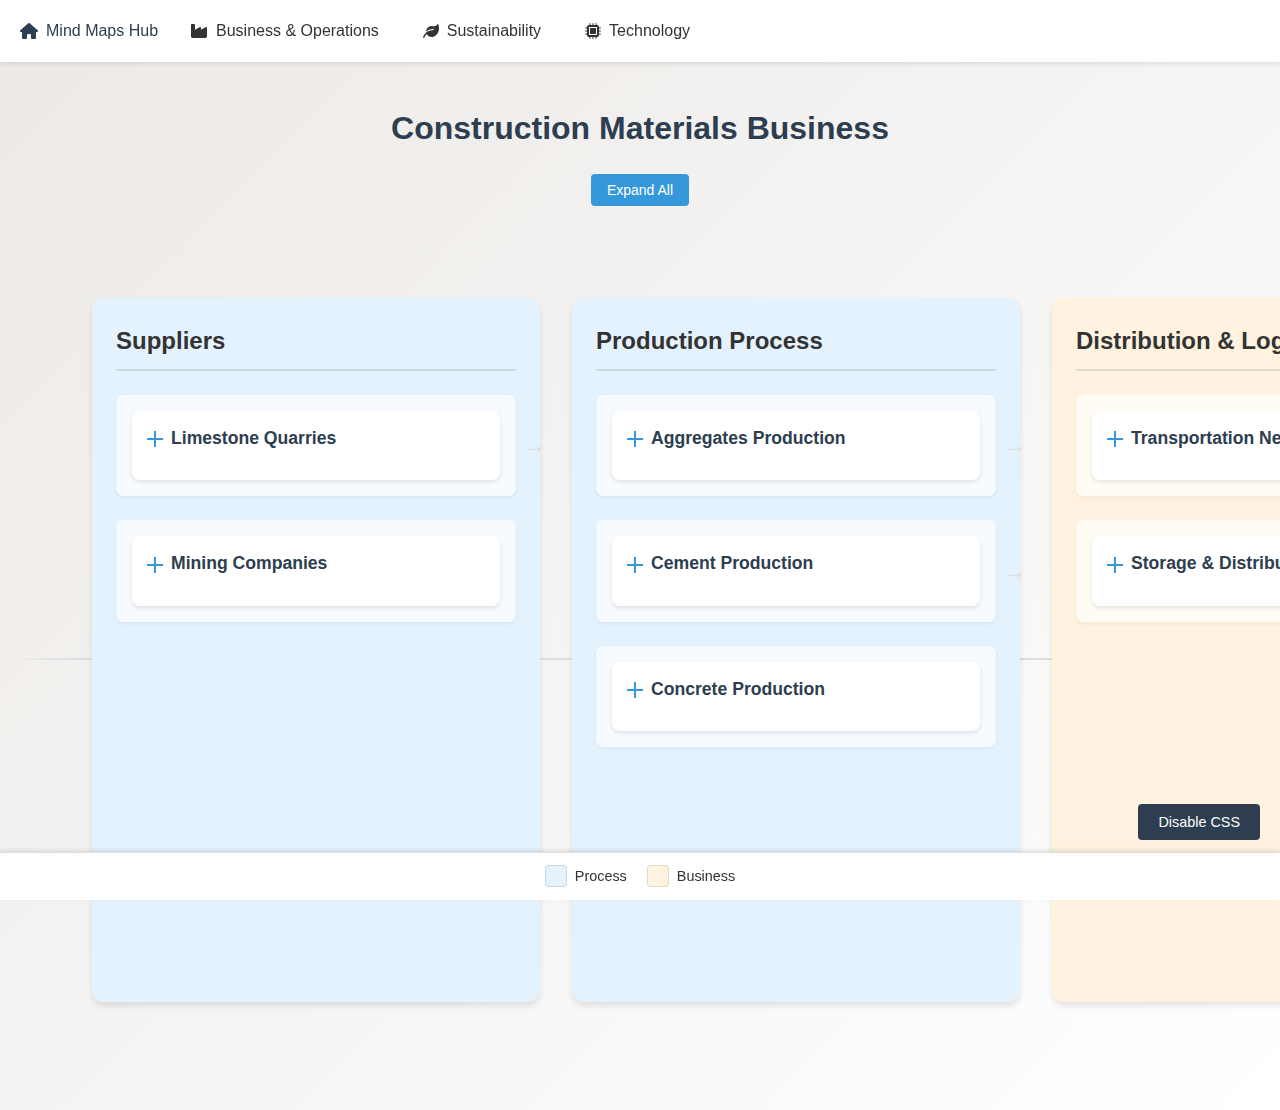
<file: maps/construction_materials_business.html>
<!DOCTYPE html>
<html lang="en">
<head>
    <meta charset="UTF-8">
    <meta name="viewport" content="width=device-width, initial-scale=1.0">
    <title>Construction Materials Business Mind Map</title>
    <link rel="stylesheet" href="https://cdnjs.cloudflare.com/ajax/libs/font-awesome/6.0.0/css/all.min.css">
    <link rel="stylesheet" href="../css/mindmap.css" id="main-styles">
</head>
<body>
    <!-- Navigation will be injected here by NavigationMenu -->
    <div class="container">
        <div class="central-topic">
            <h1>Construction Materials Business</h1>
            <button class="expand-all-btn">Expand All</button>
        </div>

        <div class="mind-map">
            <div class="flow-container">
                <!-- Suppliers Section -->
                <div class="column suppliers">
                    <h2>Suppliers</h2>
                    <div class="process-flow">
                        <div class="process-step" data-step="Raw Materials">
                            <div class="node">
                                <h3 class="expandable">Limestone Quarries</h3>
                                <ul class="expandable-content">
                                    <li class="expandable">Raw Material Extraction
                                        <ul class="expandable-content">
                                            <li>Drilling Operations</li>
                                            <li>Blasting Management</li>
                                            <li>Loading & Hauling</li>
                                        </ul>
                                    </li>
                                    <li class="expandable">Quality Assessment
                                        <ul class="expandable-content">
                                            <li>Chemical Analysis</li>
                                            <li>Physical Properties</li>
                                            <li>Grade Classification</li>
                                        </ul>
                                    </li>
                                    <li class="expandable">Transportation to Plant
                                        <ul class="expandable-content">
                                            <li>Fleet Management</li>
                                            <li>Route Optimization</li>
                                            <li>Delivery Scheduling</li>
                                        </ul>
                                    </li>
                                </ul>
                            </div>
                        </div>
                        <div class="process-step" data-step="Minerals">
                            <div class="node">
                                <h3 class="expandable">Mining Companies</h3>
                                <ul class="expandable-content">
                                    <li class="expandable">Mineral Resources
                                        <ul class="expandable-content">
                                            <li>Resource Assessment</li>
                                            <li>Reserve Planning</li>
                                            <li>Sustainability Studies</li>
                                        </ul>
                                    </li>
                                    <li class="expandable">Extraction Methods
                                        <ul class="expandable-content">
                                            <li>Surface Mining</li>
                                            <li>Underground Mining</li>
                                            <li>Processing Plants</li>
                                        </ul>
                                    </li>
                                    <li class="expandable">Supply Agreements
                                        <ul class="expandable-content">
                                            <li>Contract Terms</li>
                                            <li>Quality Standards</li>
                                            <li>Delivery Schedules</li>
                                        </ul>
                                    </li>
                                </ul>
                            </div>
                        </div>
                    </div>
                </div>

                <!-- Production Section -->
                <div class="column production" data-section-type="process">
                    <h2>Production Process</h2>
                    <div class="process-flow">
                        <div class="process-step" data-step="Raw Material Preparation">
                            <div class="node">
                                <h3 class="expandable">Aggregates Production</h3>
                                <ul class="expandable-content">
                                    <li class="expandable">Crushing Process
                                        <ul class="expandable-content">
                                            <li>Primary Crushing</li>
                                            <li>Secondary Crushing</li>
                                            <li>Tertiary Crushing</li>
                                        </ul>
                                    </li>
                                    <li class="expandable">Screening
                                        <ul class="expandable-content">
                                            <li>Size Classification</li>
                                            <li>Quality Control</li>
                                        </ul>
                                    </li>
                                    <li class="expandable">Storage
                                        <ul class="expandable-content">
                                            <li>Stockpile Management</li>
                                            <li>Inventory Control</li>
                                        </ul>
                                    </li>
                                </ul>
                            </div>
                        </div>
                        <div class="process-step" data-step="Clinker Production">
                            <div class="node">
                                <h3 class="expandable">Cement Production</h3>
                                <ul class="expandable-content">
                                    <li class="expandable">Raw Material Preparation
                                        <ul class="expandable-content">
                                            <li>Grinding</li>
                                            <li>Mixing</li>
                                            <li>Homogenization</li>
                                        </ul>
                                    </li>
                                    <li class="expandable">Clinker Production
                                        <ul class="expandable-content">
                                            <li>Preheating</li>
                                            <li>Calcination</li>
                                            <li>Cooling</li>
                                        </ul>
                                    </li>
                                    <li class="expandable">Final Grinding
                                        <ul class="expandable-content">
                                            <li>Additive Mixing</li>
                                            <li>Quality Testing</li>
                                        </ul>
                                    </li>
                                </ul>
                            </div>
                        </div>
                        <div class="process-step" data-step="Final Processing">
                            <div class="node">
                                <h3 class="expandable">Concrete Production</h3>
                                <ul class="expandable-content">
                                    <li class="expandable">Mix Design
                                        <ul class="expandable-content">
                                            <li>Material Proportioning</li>
                                            <li>Strength Requirements</li>
                                            <li>Application Specific</li>
                                        </ul>
                                    </li>
                                    <li class="expandable">Batching Process
                                        <ul class="expandable-content">
                                            <li>Weighing</li>
                                            <li>Mixing</li>
                                            <li>Quality Control</li>
                                        </ul>
                                    </li>
                                    <li class="expandable">Special Products
                                        <ul class="expandable-content">
                                            <li>High Strength</li>
                                            <li>Rapid Setting</li>
                                            <li>Custom Solutions</li>
                                        </ul>
                                    </li>
                                </ul>
                            </div>
                        </div>
                    </div>
                </div>

                <!-- Distribution Section -->
                <div class="column logistics">
                    <h2>Distribution & Logistics Flow</h2>
                    <div class="process-flow">
                        <div class="process-step" data-step="Transport Management">
                            <div class="node">
                                <h3 class="expandable">Transportation Network</h3>
                                <ul class="expandable-content">
                                    <li class="expandable">Fleet Management
                                        <ul class="expandable-content">
                                            <li>Vehicle Maintenance</li>
                                            <li>Route Optimization</li>
                                            <li>Driver Training</li>
                                        </ul>
                                    </li>
                                    <li class="expandable">Delivery Planning
                                        <ul class="expandable-content">
                                            <li>Schedule Optimization</li>
                                            <li>Load Planning</li>
                                            <li>Cost Management</li>
                                        </ul>
                                    </li>
                                </ul>
                            </div>
                        </div>
                        <div class="process-step" data-step="Distribution Management">
                            <div class="node">
                                <h3 class="expandable">Storage & Distribution</h3>
                                <ul class="expandable-content">
                                    <li class="expandable">Warehouse Operations
                                        <ul class="expandable-content">
                                            <li>Inventory Management</li>
                                            <li>Quality Preservation</li>
                                            <li>Order Processing</li>
                                        </ul>
                                    </li>
                                    <li class="expandable">Distribution Centers
                                        <ul class="expandable-content">
                                            <li>Location Strategy</li>
                                            <li>Stock Management</li>
                                            <li>Customer Service</li>
                                        </ul>
                                    </li>
                                </ul>
                            </div>
                        </div>
                    </div>
                </div>

                <!-- Market Factors Section -->
                <div class="column market-factors" data-section-type="analysis">
                    <h2>Market Factors</h2>
                    <div class="process-flow">
                        <div class="process-step" data-step="Geography">
                            <div class="node">
                                <h3 class="expandable">Geographic Segments</h3>
                                <ul class="expandable-content">
                                    <li class="expandable">Urban Development
                                        <ul class="expandable-content">
                                            <li>Residential Growth</li>
                                            <li>Commercial Expansion</li>
                                            <li>Industrial Zones</li>
                                        </ul>
                                    </li>
                                    <li class="expandable">Infrastructure Projects
                                        <ul class="expandable-content">
                                            <li>Transportation</li>
                                            <li>Public Facilities</li>
                                            <li>Utilities</li>
                                        </ul>
                                    </li>
                                    <li class="expandable">Regional Demand
                                        <ul class="expandable-content">
                                            <li>Market Analysis</li>
                                            <li>Growth Patterns</li>
                                            <li>Consumption Trends</li>
                                        </ul>
                                    </li>
                                </ul>
                            </div>
                        </div>
                        <div class="process-step" data-step="Economics">
                            <div class="node">
                                <h3 class="expandable">Economic Factors</h3>
                                <ul class="expandable-content">
                                    <li class="expandable">Market Trends
                                        <ul class="expandable-content">
                                            <li>Demand Forecasting</li>
                                            <li>Seasonal Variations</li>
                                            <li>Industry Cycles</li>
                                        </ul>
                                    </li>
                                    <li class="expandable">Price Dynamics
                                        <ul class="expandable-content">
                                            <li>Cost Analysis</li>
                                            <li>Pricing Strategy</li>
                                            <li>Market Position</li>
                                        </ul>
                                    </li>
                                    <li class="expandable">Competition Analysis
                                        <ul class="expandable-content">
                                            <li>Market Share</li>
                                            <li>Competitor Strategy</li>
                                            <li>Competitive Advantage</li>
                                        </ul>
                                    </li>
                                </ul>
                            </div>
                        </div>
                    </div>
                </div>

                <!-- Customers Section -->
                <div class="column customers" data-section-type="business">
                    <h2>Customers</h2>
                    <div class="process-flow">
                        <div class="process-step" data-step="Projects">
                            <div class="node">
                                <h3 class="expandable">Construction Projects</h3>
                                <ul class="expandable-content">
                                    <li class="expandable">Residential
                                        <ul class="expandable-content">
                                            <li>Housing Developments</li>
                                            <li>Apartment Complexes</li>
                                            <li>Custom Homes</li>
                                        </ul>
                                    </li>
                                    <li class="expandable">Commercial
                                        <ul class="expandable-content">
                                            <li>Office Buildings</li>
                                            <li>Retail Centers</li>
                                            <li>Industrial Facilities</li>
                                        </ul>
                                    </li>
                                    <li class="expandable">Infrastructure
                                        <ul class="expandable-content">
                                            <li>Roads & Bridges</li>
                                            <li>Public Works</li>
                                            <li>Special Projects</li>
                                        </ul>
                                    </li>
                                </ul>
                            </div>
                        </div>
                        <div class="process-step" data-step="Requirements">
                            <div class="node">
                                <h3 class="expandable">Market Requirements</h3>
                                <ul class="expandable-content">
                                    <li class="expandable">Technical Specifications
                                        <ul class="expandable-content">
                                            <li>Strength Requirements</li>
                                            <li>Performance Criteria</li>
                                            <li>Special Properties</li>
                                        </ul>
                                    </li>
                                    <li class="expandable">Quality Standards
                                        <ul class="expandable-content">
                                            <li>Industry Certifications</li>
                                            <li>Testing Protocols</li>
                                            <li>Compliance Requirements</li>
                                        </ul>
                                    </li>
                                    <li class="expandable">Delivery Timeline
                                        <ul class="expandable-content">
                                            <li>Project Scheduling</li>
                                            <li>Lead Times</li>
                                            <li>Logistics Planning</li>
                                        </ul>
                                    </li>
                                </ul>
                            </div>
                        </div>
                    </div>
                </div>
            </div>
            <div class="scroll-left scroll-indicator">
                <i class="fas fa-chevron-left"></i>
            </div>
            <div class="scroll-right scroll-indicator">
                <i class="fas fa-chevron-right"></i>
            </div>
        </div>
    </div>
    <button id="styleToggle">Disable CSS</button>
    <script src="../js/mindmap.js"></script>
    <script>
        // Initialize the application
        MindMapApp.init();
    </script>
</body>
</html>
</file>
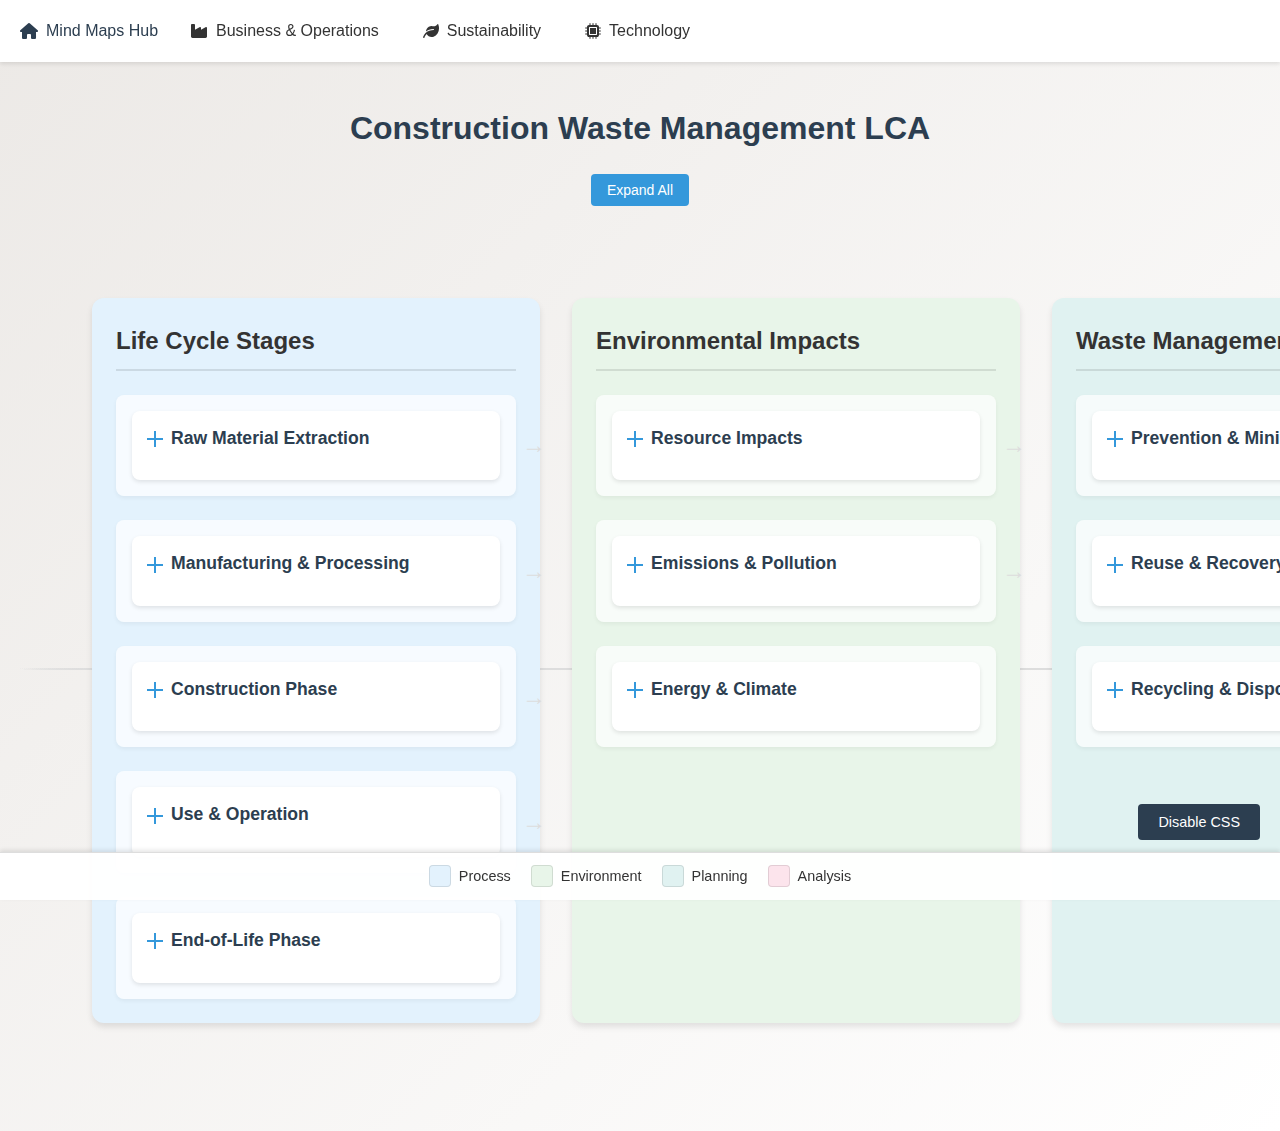
<file: maps/construction_waste_lca.html>
<!DOCTYPE html>
<html lang="en">
<head>
    <meta charset="UTF-8">
    <meta name="viewport" content="width=device-width, initial-scale=1.0">
    <title>Construction Waste LCA Mind Map</title>
    <link rel="stylesheet" href="https://cdnjs.cloudflare.com/ajax/libs/font-awesome/6.0.0/css/all.min.css">
    <link rel="stylesheet" href="../css/mindmap.css" id="main-styles">
</head>
<body>
    <!-- Navigation will be injected here by NavigationMenu -->
    <div class="container">
        <div class="central-topic">
            <h1>Construction Waste Management LCA</h1>
            <button class="expand-all-btn">Expand All</button>
        </div>

        <div class="mind-map">
            <div class="flow-container">
                <!-- Life Cycle Stages Section -->
                <div class="column lifecycle">
                    <h2>Life Cycle Stages</h2>
                    <div class="process-flow">
                        <div class="process-step" data-step="Extraction">
                            <div class="node">
                                <h3 class="expandable">Raw Material Extraction</h3>
                                <ul class="expandable-content">
                                    <li class="expandable">Mining Operations
                                        <ul class="expandable-content">
                                            <li>Quarrying</li>
                                            <li>Excavation</li>
                                            <li>Resource Assessment</li>
                                        </ul>
                                    </li>
                                    <li class="expandable">Material Processing
                                        <ul class="expandable-content">
                                            <li>Crushing</li>
                                            <li>Sorting</li>
                                            <li>Quality Control</li>
                                        </ul>
                                    </li>
                                    <li class="expandable">Waste Generation
                                        <ul class="expandable-content">
                                            <li>Overburden</li>
                                            <li>Processing Waste</li>
                                            <li>Water Contamination</li>
                                        </ul>
                                    </li>
                                </ul>
                            </div>
                        </div>
                        <div class="process-step" data-step="Manufacturing">
                            <div class="node">
                                <h3 class="expandable">Manufacturing & Processing</h3>
                                <ul class="expandable-content">
                                    <li class="expandable">Production Processes
                                        <ul class="expandable-content">
                                            <li>Material Transformation</li>
                                            <li>Energy Consumption</li>
                                            <li>Quality Assurance</li>
                                        </ul>
                                    </li>
                                    <li class="expandable">Resource Efficiency
                                        <ul class="expandable-content">
                                            <li>Material Optimization</li>
                                            <li>Waste Reduction</li>
                                            <li>By-product Recovery</li>
                                        </ul>
                                    </li>
                                    <li class="expandable">Environmental Controls
                                        <ul class="expandable-content">
                                            <li>Emissions Management</li>
                                            <li>Water Treatment</li>
                                            <li>Waste Handling</li>
                                        </ul>
                                    </li>
                                </ul>
                            </div>
                        </div>
                        <div class="process-step" data-step="Construction">
                            <div class="node">
                                <h3 class="expandable">Construction Phase</h3>
                                <ul class="expandable-content">
                                    <li class="expandable">Site Management
                                        <ul class="expandable-content">
                                            <li>Material Storage</li>
                                            <li>Waste Segregation</li>
                                            <li>Resource Planning</li>
                                        </ul>
                                    </li>
                                    <li class="expandable">Construction Activities
                                        <ul class="expandable-content">
                                            <li>Material Installation</li>
                                            <li>Equipment Usage</li>
                                            <li>Waste Generation</li>
                                        </ul>
                                    </li>
                                    <li class="expandable">Quality Control
                                        <ul class="expandable-content">
                                            <li>Inspection Procedures</li>
                                            <li>Material Testing</li>
                                            <li>Documentation</li>
                                        </ul>
                                    </li>
                                </ul>
                            </div>
                        </div>
                        <div class="process-step" data-step="Operation">
                            <div class="node">
                                <h3 class="expandable">Use & Operation</h3>
                                <ul class="expandable-content">
                                    <li class="expandable">Building Operation
                                        <ul class="expandable-content">
                                            <li>Maintenance Activities</li>
                                            <li>Repairs & Renovations</li>
                                            <li>Operational Waste</li>
                                        </ul>
                                    </li>
                                    <li class="expandable">Performance Monitoring
                                        <ul class="expandable-content">
                                            <li>Energy Efficiency</li>
                                            <li>Resource Consumption</li>
                                            <li>Waste Generation</li>
                                        </ul>
                                    </li>
                                    <li class="expandable">Lifecycle Extension
                                        <ul class="expandable-content">
                                            <li>Preventive Maintenance</li>
                                            <li>Adaptive Reuse</li>
                                            <li>Upgrade Strategies</li>
                                        </ul>
                                    </li>
                                </ul>
                            </div>
                        </div>
                        <div class="process-step" data-step="EndOfLife">
                            <div class="node">
                                <h3 class="expandable">End-of-Life Phase</h3>
                                <ul class="expandable-content">
                                    <li class="expandable">Demolition Planning
                                        <ul class="expandable-content">
                                            <li>Selective Demolition</li>
                                            <li>Material Segregation</li>
                                            <li>Hazardous Materials</li>
                                        </ul>
                                    </li>
                                    <li class="expandable">Material Recovery
                                        <ul class="expandable-content">
                                            <li>Salvage Operations</li>
                                            <li>Processing Methods</li>
                                            <li>Quality Assessment</li>
                                        </ul>
                                    </li>
                                    <li class="expandable">Site Restoration
                                        <ul class="expandable-content">
                                            <li>Environmental Remediation</li>
                                            <li>Land Rehabilitation</li>
                                            <li>Future Use Planning</li>
                                        </ul>
                                    </li>
                                </ul>
                            </div>
                        </div>
                    </div>
                </div>

                <!-- Environmental Impacts Section -->
                <div class="column impacts" data-section-type="environment">
                    <h2>Environmental Impacts</h2>
                    <div class="process-flow">
                        <div class="process-step" data-step="Resources">
                            <div class="node">
                                <h3 class="expandable">Resource Impacts</h3>
                                <ul class="expandable-content">
                                    <li class="expandable">Material Depletion
                                        <ul class="expandable-content">
                                            <li>Raw Materials</li>
                                            <li>Energy Resources</li>
                                            <li>Water Resources</li>
                                        </ul>
                                    </li>
                                    <li class="expandable">Land Use
                                        <ul class="expandable-content">
                                            <li>Habitat Disruption</li>
                                            <li>Soil Degradation</li>
                                            <li>Landscape Changes</li>
                                        </ul>
                                    </li>
                                    <li class="expandable">Ecosystem Effects
                                        <ul class="expandable-content">
                                            <li>Biodiversity Loss</li>
                                            <li>Habitat Fragmentation</li>
                                            <li>Species Displacement</li>
                                        </ul>
                                    </li>
                                </ul>
                            </div>
                        </div>
                        <div class="process-step" data-step="Emissions">
                            <div class="node">
                                <h3 class="expandable">Emissions & Pollution</h3>
                                <ul class="expandable-content">
                                    <li class="expandable">Air Emissions
                                        <ul class="expandable-content">
                                            <li>Greenhouse Gases</li>
                                            <li>Particulate Matter</li>
                                            <li>VOCs</li>
                                        </ul>
                                    </li>
                                    <li class="expandable">Water Pollution
                                        <ul class="expandable-content">
                                            <li>Runoff</li>
                                            <li>Chemical Leaching</li>
                                            <li>Sediment Loading</li>
                                        </ul>
                                    </li>
                                    <li class="expandable">Soil Contamination
                                        <ul class="expandable-content">
                                            <li>Heavy Metals</li>
                                            <li>Chemical Residues</li>
                                            <li>Waste Leachate</li>
                                        </ul>
                                    </li>
                                </ul>
                            </div>
                        </div>
                        <div class="process-step" data-step="Energy">
                            <div class="node">
                                <h3 class="expandable">Energy & Climate</h3>
                                <ul class="expandable-content">
                                    <li class="expandable">Energy Consumption
                                        <ul class="expandable-content">
                                            <li>Process Energy</li>
                                            <li>Transportation Energy</li>
                                            <li>Operational Energy</li>
                                        </ul>
                                    </li>
                                    <li class="expandable">Climate Impact
                                        <ul class="expandable-content">
                                            <li>Carbon Footprint</li>
                                            <li>Adaptation Measures</li>
                                            <li>Resilience Planning</li>
                                        </ul>
                                    </li>
                                    <li class="expandable">Cumulative Effects
                                        <ul class="expandable-content">
                                            <li>Long-term Impacts</li>
                                            <li>Regional Effects</li>
                                            <li>Synergistic Impacts</li>
                                        </ul>
                                    </li>
                                </ul>
                            </div>
                        </div>
                    </div>
                </div>

                <!-- Waste Management Strategies Section -->
                <div class="column strategies" data-section-type="planning">
                    <h2>Waste Management Strategies</h2>
                    <div class="process-flow">
                        <div class="process-step" data-step="Prevention">
                            <div class="node">
                                <h3 class="expandable">Prevention & Minimization</h3>
                                <ul class="expandable-content">
                                    <li class="expandable">Design Optimization
                                        <ul class="expandable-content">
                                            <li>Material Efficiency</li>
                                            <li>Modular Design</li>
                                            <li>Standardization</li>
                                        </ul>
                                    </li>
                                    <li class="expandable">Process Improvement
                                        <ul class="expandable-content">
                                            <li>Lean Construction</li>
                                            <li>Quality Management</li>
                                            <li>Resource Planning</li>
                                        </ul>
                                    </li>
                                    <li class="expandable">Supply Chain Management
                                        <ul class="expandable-content">
                                            <li>Just-in-time Delivery</li>
                                            <li>Supplier Integration</li>
                                            <li>Inventory Control</li>
                                        </ul>
                                    </li>
                                </ul>
                            </div>
                        </div>
                        <div class="process-step" data-step="Recovery">
                            <div class="node">
                                <h3 class="expandable">Reuse & Recovery</h3>
                                <ul class="expandable-content">
                                    <li class="expandable">Material Recovery
                                        <ul class="expandable-content">
                                            <li>Sorting Systems</li>
                                            <li>Quality Assessment</li>
                                            <li>Storage Solutions</li>
                                        </ul>
                                    </li>
                                    <li class="expandable">Component Reuse
                                        <ul class="expandable-content">
                                            <li>Deconstruction</li>
                                            <li>Refurbishment</li>
                                            <li>Redistribution</li>
                                        </ul>
                                    </li>
                                    <li class="expandable">Value Recovery
                                        <ul class="expandable-content">
                                            <li>Market Assessment</li>
                                            <li>Processing Methods</li>
                                            <li>Quality Standards</li>
                                        </ul>
                                    </li>
                                </ul>
                            </div>
                        </div>
                        <div class="process-step" data-step="Recycling">
                            <div class="node">
                                <h3 class="expandable">Recycling & Disposal</h3>
                                <ul class="expandable-content">
                                    <li class="expandable">Recycling Technologies
                                        <ul class="expandable-content">
                                            <li>Material Processing</li>
                                            <li>Quality Control</li>
                                            <li>Market Development</li>
                                        </ul>
                                    </li>
                                    <li class="expandable">Waste-to-Energy
                                        <ul class="expandable-content">
                                            <li>Conversion Technologies</li>
                                            <li>Energy Recovery</li>
                                            <li>Emissions Control</li>
                                        </ul>
                                    </li>
                                    <li class="expandable">Final Disposal
                                        <ul class="expandable-content">
                                            <li>Landfill Management</li>
                                            <li>Environmental Protection</li>
                                            <li>Monitoring Systems</li>
                                        </ul>
                                    </li>
                                </ul>
                            </div>
                        </div>
                    </div>
                </div>

                <!-- Assessment Methods Section -->
                <div class="column assessment" data-section-type="analysis">
                    <h2>Assessment Methods</h2>
                    <div class="process-flow">
                        <div class="process-step" data-step="Analysis">
                            <div class="node">
                                <h3 class="expandable">Impact Analysis</h3>
                                <ul class="expandable-content">
                                    <li class="expandable">Environmental Metrics
                                        <ul class="expandable-content">
                                            <li>Carbon Footprint</li>
                                            <li>Resource Consumption</li>
                                            <li>Waste Generation</li>
                                        </ul>
                                    </li>
                                    <li class="expandable">Economic Assessment
                                        <ul class="expandable-content">
                                            <li>Cost-Benefit Analysis</li>
                                            <li>Life Cycle Costs</li>
                                            <li>Value Assessment</li>
                                        </ul>
                                    </li>
                                    <li class="expandable">Social Impacts
                                        <ul class="expandable-content">
                                            <li>Community Effects</li>
                                            <li>Health & Safety</li>
                                            <li>Stakeholder Engagement</li>
                                        </ul>
                                    </li>
                                </ul>
                            </div>
                        </div>
                        <div class="process-step" data-step="Tools">
                            <div class="node">
                                <h3 class="expandable">Assessment Tools</h3>
                                <ul class="expandable-content">
                                    <li class="expandable">Data Collection
                                        <ul class="expandable-content">
                                            <li>Monitoring Systems</li>
                                            <li>Documentation</li>
                                            <li>Verification</li>
                                        </ul>
                                    </li>
                                    <li class="expandable">Analysis Methods
                                        <ul class="expandable-content">
                                            <li>LCA Software</li>
                                            <li>Modeling Tools</li>
                                            <li>Reporting Systems</li>
                                        </ul>
                                    </li>
                                    <li class="expandable">Standards & Guidelines
                                        <ul class="expandable-content">
                                            <li>ISO Standards</li>
                                            <li>Industry Guidelines</li>
                                            <li>Best Practices</li>
                                        </ul>
                                    </li>
                                </ul>
                            </div>
                        </div>
                    </div>
                </div>

                <!-- Implementation Framework Section -->
                <div class="column implementation">
                    <h2>Implementation Framework</h2>
                    <div class="process-flow">
                        <div class="process-step" data-step="Planning">
                            <div class="node">
                                <h3 class="expandable">Strategic Planning</h3>
                                <ul class="expandable-content">
                                    <li class="expandable">Policy Development
                                        <ul class="expandable-content">
                                            <li>Regulatory Compliance</li>
                                            <li>Corporate Goals</li>
                                            <li>Action Plans</li>
                                        </ul>
                                    </li>
                                    <li class="expandable">Resource Allocation
                                        <ul class="expandable-content">
                                            <li>Budget Planning</li>
                                            <li>Staff Training</li>
                                            <li>Equipment Needs</li>
                                        </ul>
                                    </li>
                                    <li class="expandable">Stakeholder Management
                                        <ul class="expandable-content">
                                            <li>Communication Plans</li>
                                            <li>Engagement Strategies</li>
                                            <li>Feedback Systems</li>
                                        </ul>
                                    </li>
                                </ul>
                            </div>
                        </div>
                        <div class="process-step" data-step="Execution">
                            <div class="node">
                                <h3 class="expandable">Implementation & Control</h3>
                                <ul class="expandable-content">
                                    <li class="expandable">Operational Controls
                                        <ul class="expandable-content">
                                            <li>Process Management</li>
                                            <li>Quality Control</li>
                                            <li>Performance Monitoring</li>
                                        </ul>
                                    </li>
                                    <li class="expandable">Technology Integration
                                        <ul class="expandable-content">
                                            <li>Digital Tools</li>
                                            <li>Automation Systems</li>
                                            <li>Data Management</li>
                                        </ul>
                                    </li>
                                    <li class="expandable">Continuous Improvement
                                        <ul class="expandable-content">
                                            <li>Performance Review</li>
                                            <li>Process Optimization</li>
                                            <li>Innovation Integration</li>
                                        </ul>
                                    </li>
                                </ul>
                            </div>
                        </div>
                    </div>
                </div>
            </div>
            <div class="scroll-left scroll-indicator">
                <i class="fas fa-chevron-left"></i>
            </div>
            <div class="scroll-right scroll-indicator">
                <i class="fas fa-chevron-right"></i>
            </div>
        </div>
    </div>
    <button id="styleToggle">Disable CSS</button>
    <script src="../js/mindmap.js"></script>
    <script>
        // Initialize the application
        MindMapApp.init();
    </script>
</body>
</html>
</file>
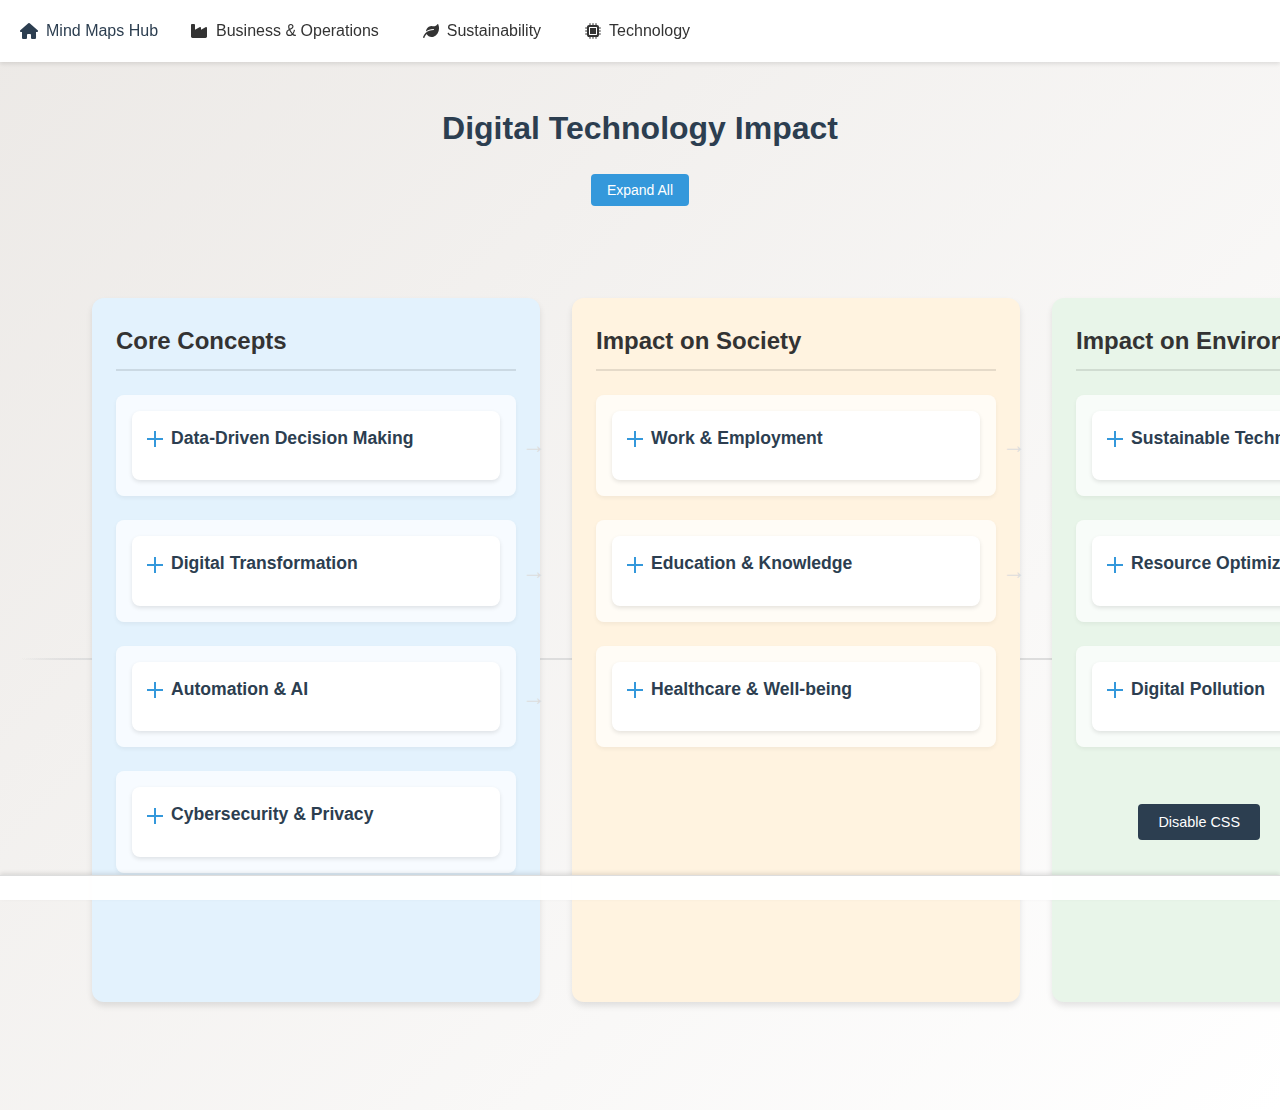
<file: maps/digital_technology.html>
<!DOCTYPE html>
<html lang="en">
<head>
    <meta charset="UTF-8">
    <meta name="viewport" content="width=device-width, initial-scale=1.0">
    <title>Digital Technology Mind Map</title>
    <link rel="stylesheet" href="https://cdnjs.cloudflare.com/ajax/libs/font-awesome/6.0.0/css/all.min.css">
    <link rel="stylesheet" href="../css/mindmap.css" id="main-styles">
</head>
<body>
    <!-- Navigation will be injected here by NavigationMenu -->
    <div class="container">
        <div class="central-topic">
            <h1>Digital Technology Impact</h1>
            <button class="expand-all-btn">Expand All</button>
        </div>

        <div class="mind-map">
            <div class="flow-container">
                <!-- Core Concepts Section -->
                <div class="column core-concepts">
                    <h2>Core Concepts</h2>
                    <div class="process-flow">
                        <div class="process-step" data-step="DataDriven">
                            <div class="node">
                                <h3 class="expandable">Data-Driven Decision Making</h3>
                                <ul class="expandable-content">
                                    <li class="expandable">Evidence-based Insights
                                        <ul class="expandable-content">
                                            <li>Data Collection</li>
                                            <li>Pattern Recognition</li>
                                            <li>Statistical Analysis</li>
                                        </ul>
                                    </li>
                                    <li class="expandable">Predictive Modeling
                                        <ul class="expandable-content">
                                            <li>Machine Learning</li>
                                            <li>Trend Analysis</li>
                                            <li>Risk Assessment</li>
                                        </ul>
                                    </li>
                                    <li class="expandable">Real-time Analytics
                                        <ul class="expandable-content">
                                            <li>Stream Processing</li>
                                            <li>Dynamic Dashboards</li>
                                            <li>Automated Alerts</li>
                                        </ul>
                                    </li>
                                </ul>
                            </div>
                        </div>
                        <div class="process-step" data-step="DigitalTransformation">
                            <div class="node">
                                <h3 class="expandable">Digital Transformation</h3>
                                <ul class="expandable-content">
                                    <li class="expandable">Business Process Optimization
                                        <ul class="expandable-content">
                                            <li>Workflow Automation</li>
                                            <li>Digital Integration</li>
                                            <li>Process Mining</li>
                                        </ul>
                                    </li>
                                    <li class="expandable">Cloud Computing
                                        <ul class="expandable-content">
                                            <li>SaaS Solutions</li>
                                            <li>Cloud Infrastructure</li>
                                            <li>Edge Computing</li>
                                        </ul>
                                    </li>
                                    <li class="expandable">Digital-First Strategies
                                        <ul class="expandable-content">
                                            <li>Customer Experience</li>
                                            <li>Digital Channels</li>
                                            <li>Data Strategy</li>
                                        </ul>
                                    </li>
                                </ul>
                            </div>
                        </div>
                        <div class="process-step" data-step="AutomationAI">
                            <div class="node">
                                <h3 class="expandable">Automation & AI</h3>
                                <ul class="expandable-content">
                                    <li class="expandable">Task Automation
                                        <ul class="expandable-content">
                                            <li>RPA Systems</li>
                                            <li>Smart Workflows</li>
                                            <li>Process Automation</li>
                                        </ul>
                                    </li>
                                    <li class="expandable">AI Applications
                                        <ul class="expandable-content">
                                            <li>Natural Language Processing</li>
                                            <li>Computer Vision</li>
                                            <li>Expert Systems</li>
                                        </ul>
                                    </li>
                                    <li class="expandable">Human-AI Collaboration
                                        <ul class="expandable-content">
                                            <li>Augmented Intelligence</li>
                                            <li>Decision Support</li>
                                            <li>AI Ethics</li>
                                        </ul>
                                    </li>
                                </ul>
                            </div>
                        </div>
                        <div class="process-step" data-step="Cybersecurity">
                            <div class="node">
                                <h3 class="expandable">Cybersecurity & Privacy</h3>
                                <ul class="expandable-content">
                                    <li class="expandable">Data Protection
                                        <ul class="expandable-content">
                                            <li>Encryption</li>
                                            <li>Access Control</li>
                                            <li>Data Governance</li>
                                        </ul>
                                    </li>
                                    <li class="expandable">Ethical Frameworks
                                        <ul class="expandable-content">
                                            <li>Privacy by Design</li>
                                            <li>Compliance Standards</li>
                                            <li>Risk Management</li>
                                        </ul>
                                    </li>
                                    <li class="expandable">Digital Resilience
                                        <ul class="expandable-content">
                                            <li>Threat Detection</li>
                                            <li>Incident Response</li>
                                            <li>Recovery Planning</li>
                                        </ul>
                                    </li>
                                </ul>
                            </div>
                        </div>
                    </div>
                </div>

                <!-- Society Impact Section -->
                <div class="column society">
                    <h2>Impact on Society</h2>
                    <div class="process-flow">
                        <div class="process-step" data-step="WorkEmployment">
                            <div class="node">
                                <h3 class="expandable">Work & Employment</h3>
                                <ul class="expandable-content">
                                    <li class="expandable">Job Evolution
                                        <ul class="expandable-content">
                                            <li>Skill Requirements</li>
                                            <li>New Job Categories</li>
                                            <li>Career Transitions</li>
                                        </ul>
                                    </li>
                                    <li class="expandable">Remote Work
                                        <ul class="expandable-content">
                                            <li>Digital Workplace</li>
                                            <li>Collaboration Tools</li>
                                            <li>Work-Life Balance</li>
                                        </ul>
                                    </li>
                                    <li class="expandable">Digital Skills
                                        <ul class="expandable-content">
                                            <li>Technical Training</li>
                                            <li>Digital Literacy</li>
                                            <li>Continuous Learning</li>
                                        </ul>
                                    </li>
                                </ul>
                            </div>
                        </div>
                        <div class="process-step" data-step="Education">
                            <div class="node">
                                <h3 class="expandable">Education & Knowledge</h3>
                                <ul class="expandable-content">
                                    <li class="expandable">E-Learning
                                        <ul class="expandable-content">
                                            <li>Online Platforms</li>
                                            <li>Virtual Classrooms</li>
                                            <li>Digital Resources</li>
                                        </ul>
                                    </li>
                                    <li class="expandable">Digital Divide
                                        <ul class="expandable-content">
                                            <li>Access Inequality</li>
                                            <li>Infrastructure Gaps</li>
                                            <li>Solution Strategies</li>
                                        </ul>
                                    </li>
                                    <li class="expandable">AI in Education
                                        <ul class="expandable-content">
                                            <li>Adaptive Learning</li>
                                            <li>Student Analytics</li>
                                            <li>Personalized Content</li>
                                        </ul>
                                    </li>
                                </ul>
                            </div>
                        </div>
                        <div class="process-step" data-step="Healthcare">
                            <div class="node">
                                <h3 class="expandable">Healthcare & Well-being</h3>
                                <ul class="expandable-content">
                                    <li class="expandable">Digital Health
                                        <ul class="expandable-content">
                                            <li>Telemedicine</li>
                                            <li>Health Apps</li>
                                            <li>Patient Monitoring</li>
                                        </ul>
                                    </li>
                                    <li class="expandable">AI in Medicine
                                        <ul class="expandable-content">
                                            <li>Diagnostic Tools</li>
                                            <li>Treatment Planning</li>
                                            <li>Drug Discovery</li>
                                        </ul>
                                    </li>
                                    <li class="expandable">Health Data
                                        <ul class="expandable-content">
                                            <li>Electronic Records</li>
                                            <li>Privacy Protection</li>
                                            <li>Data Integration</li>
                                        </ul>
                                    </li>
                                </ul>
                            </div>
                        </div>
                    </div>
                </div>

                <!-- Environment Impact Section -->
                <div class="column environment">
                    <h2>Impact on Environment</h2>
                    <div class="process-flow">
                        <div class="process-step" data-step="SustainableTech">
                            <div class="node">
                                <h3 class="expandable">Sustainable Technologies</h3>
                                <ul class="expandable-content">
                                    <li class="expandable">Smart Energy
                                        <ul class="expandable-content">
                                            <li>Grid Optimization</li>
                                            <li>Renewable Integration</li>
                                            <li>Energy Analytics</li>
                                        </ul>
                                    </li>
                                    <li class="expandable">Environmental Monitoring
                                        <ul class="expandable-content">
                                            <li>IoT Sensors</li>
                                            <li>Data Collection</li>
                                            <li>Impact Assessment</li>
                                        </ul>
                                    </li>
                                    <li class="expandable">Climate Tech
                                        <ul class="expandable-content">
                                            <li>Carbon Tracking</li>
                                            <li>Emission Control</li>
                                            <li>Climate Modeling</li>
                                        </ul>
                                    </li>
                                </ul>
                            </div>
                        </div>
                        <div class="process-step" data-step="ResourceOpt">
                            <div class="node">
                                <h3 class="expandable">Resource Optimization</h3>
                                <ul class="expandable-content">
                                    <li class="expandable">Digital Twins
                                        <ul class="expandable-content">
                                            <li>Process Simulation</li>
                                            <li>Resource Planning</li>
                                            <li>Optimization Models</li>
                                        </ul>
                                    </li>
                                    <li class="expandable">Supply Chain
                                        <ul class="expandable-content">
                                            <li>Transparency</li>
                                            <li>Efficiency</li>
                                            <li>Sustainability</li>
                                        </ul>
                                    </li>
                                    <li class="expandable">Smart Agriculture
                                        <ul class="expandable-content">
                                            <li>Precision Farming</li>
                                            <li>Resource Management</li>
                                            <li>Yield Optimization</li>
                                        </ul>
                                    </li>
                                </ul>
                            </div>
                        </div>
                        <div class="process-step" data-step="DigitalPollution">
                            <div class="node">
                                <h3 class="expandable">Digital Pollution</h3>
                                <ul class="expandable-content">
                                    <li class="expandable">Energy Usage
                                        <ul class="expandable-content">
                                            <li>Data Centers</li>
                                            <li>Network Infrastructure</li>
                                            <li>Device Consumption</li>
                                        </ul>
                                    </li>
                                    <li class="expandable">E-Waste
                                        <ul class="expandable-content">
                                            <li>Device Lifecycle</li>
                                            <li>Recycling Programs</li>
                                            <li>Material Recovery</li>
                                        </ul>
                                    </li>
                                    <li class="expandable">Ethical Sourcing
                                        <ul class="expandable-content">
                                            <li>Material Standards</li>
                                            <li>Supply Chain Ethics</li>
                                            <li>Environmental Impact</li>
                                        </ul>
                                    </li>
                                </ul>
                            </div>
                        </div>
                    </div>
                </div>

                <!-- Economy Impact Section -->
                <div class="column economy">
                    <h2>Impact on Economy</h2>
                    <div class="process-flow">
                        <div class="process-step" data-step="Industry4">
                            <div class="node">
                                <h3 class="expandable">Industry 4.0</h3>
                                <ul class="expandable-content">
                                    <li class="expandable">Smart Manufacturing
                                        <ul class="expandable-content">
                                            <li>Connected Systems</li>
                                            <li>Digital Control</li>
                                            <li>Quality Assurance</li>
                                        </ul>
                                    </li>
                                    <li class="expandable">Predictive Systems
                                        <ul class="expandable-content">
                                            <li>Maintenance</li>
                                            <li>Quality Control</li>
                                            <li>Resource Planning</li>
                                        </ul>
                                    </li>
                                    <li class="expandable">Digital Supply Chain
                                        <ul class="expandable-content">
                                            <li>Real-time Tracking</li>
                                            <li>Inventory Management</li>
                                            <li>Logistics Optimization</li>
                                        </ul>
                                    </li>
                                </ul>
                            </div>
                        </div>
                        <div class="process-step" data-step="Fintech">
                            <div class="node">
                                <h3 class="expandable">Financial Systems</h3>
                                <ul class="expandable-content">
                                    <li class="expandable">Digital Banking
                                        <ul class="expandable-content">
                                            <li>Online Services</li>
                                            <li>Mobile Banking</li>
                                            <li>Digital Payments</li>
                                        </ul>
                                    </li>
                                    <li class="expandable">AI in Finance
                                        <ul class="expandable-content">
                                            <li>Trading Systems</li>
                                            <li>Risk Analysis</li>
                                            <li>Fraud Detection</li>
                                        </ul>
                                    </li>
                                    <li class="expandable">Decentralized Finance
                                        <ul class="expandable-content">
                                            <li>Blockchain</li>
                                            <li>Smart Contracts</li>
                                            <li>Cryptocurrencies</li>
                                        </ul>
                                    </li>
                                </ul>
                            </div>
                        </div>
                        <div class="process-step" data-step="Innovation">
                            <div class="node">
                                <h3 class="expandable">Innovation & Markets</h3>
                                <ul class="expandable-content">
                                    <li class="expandable">Digital Products
                                        <ul class="expandable-content">
                                            <li>AI Development</li>
                                            <li>Service Innovation</li>
                                            <li>Market Analysis</li>
                                        </ul>
                                    </li>
                                    <li class="expandable">Digital Markets
                                        <ul class="expandable-content">
                                            <li>E-commerce</li>
                                            <li>Platform Economy</li>
                                            <li>Digital Services</li>
                                        </ul>
                                    </li>
                                    <li class="expandable">Future Technologies
                                        <ul class="expandable-content">
                                            <li>Quantum Computing</li>
                                            <li>Extended Reality</li>
                                            <li>5G Applications</li>
                                        </ul>
                                    </li>
                                </ul>
                            </div>
                        </div>
                    </div>
                </div>
            </div>
            <div class="scroll-left scroll-indicator">
                <i class="fas fa-chevron-left"></i>
            </div>
            <div class="scroll-right scroll-indicator">
                <i class="fas fa-chevron-right"></i>
            </div>
        </div>
    </div>
    <button id="styleToggle">Disable CSS</button>
    <script src="../js/mindmap.js"></script>
    <script>
        // Initialize the application
        MindMapApp.init();
    </script>
</body>
</html>
</file>
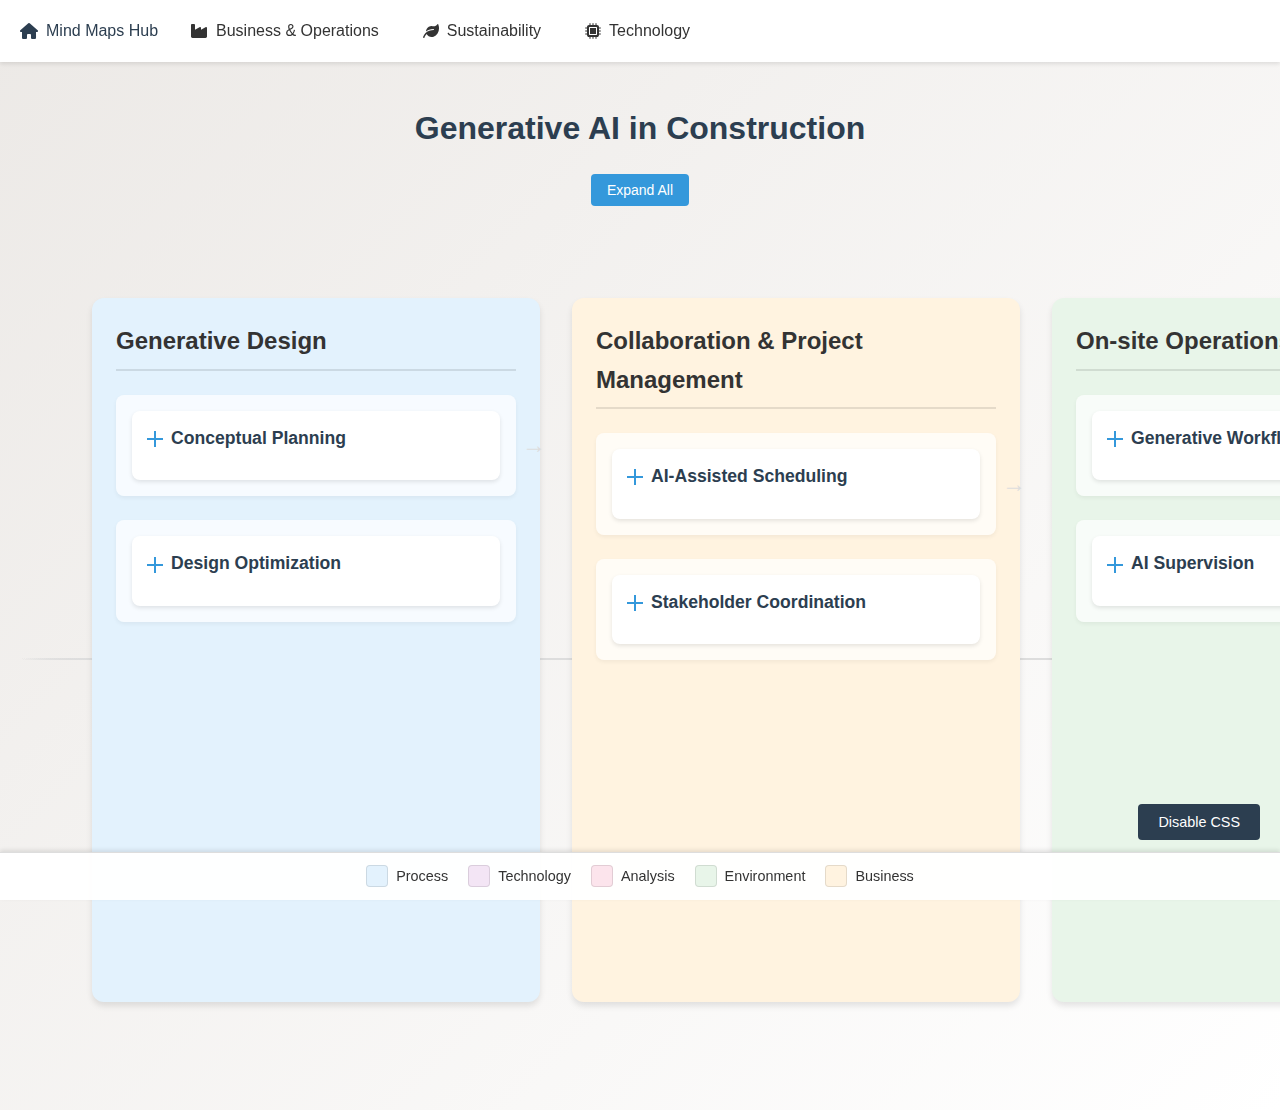
<file: maps/generative-ai-construction.html>
<!DOCTYPE html>
<html lang="en">
<head>
    <meta charset="UTF-8">
    <meta name="viewport" content="width=device-width, initial-scale=1.0">
    <title>Generative AI in Construction Mind Map</title>
    <link rel="stylesheet" href="https://cdnjs.cloudflare.com/ajax/libs/font-awesome/6.0.0/css/all.min.css">
    <link rel="stylesheet" href="../css/mindmap.css" id="main-styles">
</head>
<body>
    <!-- Navigation will be injected here by NavigationMenu -->
    <div class="container">
        <div class="central-topic">
            <h1>Generative AI in Construction</h1>
            <button class="expand-all-btn">Expand All</button>
        </div>

        <div class="mind-map" data-relationships='{
            "Generative Design": ["Collaboration & Project Management", "Sustainability & Materials"],
            "Collaboration & Project Management": ["On-site Operations & Monitoring", "Implementation Challenges"],
            "On-site Operations & Monitoring": ["Business Impact & ROI"],
            "Sustainability & Materials": ["Business Impact & ROI"]
        }'>
            <div class="flow-container">

                <!-- 1. Generative Design Section -->
                <div class="column" data-section-type="process">
                    <h2>Generative Design</h2>
                    <div class="process-flow">
                        <div class="process-step" data-step="ConceptualDesign">
                            <div class="node">
                                <h3 class="expandable">Conceptual Planning</h3>
                                <ul class="expandable-content">
                                    <li class="expandable">AI-Driven Layouts
                                        <ul class="expandable-content">
                                            <li>Space optimization</li>
                                            <li>Parametric modeling</li>
                                            <li>Cost constraints</li>
                                        </ul>
                                    </li>
                                    <li class="expandable">Automated Drafting
                                        <ul class="expandable-content">
                                            <li>Preliminary sketches</li>
                                            <li>3D massing & geometry</li>
                                            <li>Building codes integration</li>
                                        </ul>
                                    </li>
                                    <li class="expandable">Feasibility Studies
                                        <ul class="expandable-content">
                                            <li>Site constraints</li>
                                            <li>Design alternatives</li>
                                            <li>Real-time feedback loops</li>
                                        </ul>
                                    </li>
                                </ul>
                            </div>
                        </div>
                        <div class="process-step" data-step="Optimization">
                            <div class="node">
                                <h3 class="expandable">Design Optimization</h3>
                                <ul class="expandable-content">
                                    <li class="expandable">Performance Criteria
                                        <ul class="expandable-content">
                                            <li>Structural efficiency</li>
                                            <li>Thermal & acoustic insulation</li>
                                            <li>Energy simulations</li>
                                        </ul>
                                    </li>
                                    <li class="expandable">AI-Generated Options
                                        <ul class="expandable-content">
                                            <li>Iterative improvements</li>
                                            <li>Cost-benefit analysis</li>
                                            <li>User preference weighting</li>
                                        </ul>
                                    </li>
                                    <li class="expandable">Digital Twins Integration
                                        <ul class="expandable-content">
                                            <li>Real-time data feedback</li>
                                            <li>Lifecycle performance modeling</li>
                                            <li>Predictive analytics</li>
                                        </ul>
                                    </li>
                                </ul>
                            </div>
                        </div>
                    </div>
                </div>

                <!-- 2. Collaboration & Project Management Section -->
                <div class="column" data-section-type="technology">
                    <h2>Collaboration & Project Management</h2>
                    <div class="process-flow">
                        <div class="process-step" data-step="AI-assistedScheduling">
                            <div class="node">
                                <h3 class="expandable">AI-Assisted Scheduling</h3>
                                <ul class="expandable-content">
                                    <li>Auto-updated Gantt charts</li>
                                    <li>Resource allocation optimization</li>
                                    <li>Conflict detection & resolution</li>
                                </ul>
                            </div>
                        </div>
                        <div class="process-step" data-step="StakeholderCoordination">
                            <div class="node">
                                <h3 class="expandable">Stakeholder Coordination</h3>
                                <ul class="expandable-content">
                                    <li class="expandable">BIM & Cloud Platforms
                                        <ul class="expandable-content">
                                            <li>Shared 3D models</li>
                                            <li>Version control</li>
                                            <li>Cross-team collaboration</li>
                                        </ul>
                                    </li>
                                    <li class="expandable">Generative AI for Communication
                                        <ul class="expandable-content">
                                            <li>Automated project updates</li>
                                            <li>Issue tracking & ticketing</li>
                                            <li>Natural language summaries</li>
                                        </ul>
                                    </li>
                                </ul>
                            </div>
                        </div>
                    </div>
                </div>

                <!-- 3. On-site Operations & Monitoring Section -->
                <div class="column" data-section-type="analysis">
                    <h2>On-site Operations & Monitoring</h2>
                    <div class="process-flow">
                        <div class="process-step" data-step="GenerativeStrategies">
                            <div class="node">
                                <h3 class="expandable">Generative Workflows</h3>
                                <ul class="expandable-content">
                                    <li>Adaptive scheduling based on site conditions</li>
                                    <li>AI-based task sequencing for crews</li>
                                    <li>Equipment usage optimization</li>
                                </ul>
                            </div>
                        </div>
                        <div class="process-step" data-step="AI-supervision">
                            <div class="node">
                                <h3 class="expandable">AI Supervision</h3>
                                <ul class="expandable-content">
                                    <li>Automated safety alerts (PPE detection, hazard recognition)</li>
                                    <li>Real-time progress monitoring (drones, cameras)</li>
                                    <li>Predictive maintenance for on-site machinery</li>
                                </ul>
                            </div>
                        </div>
                    </div>
                </div>

                <!-- 4. Sustainability & Materials Section -->
                <div class="column" data-section-type="environment">
                    <h2>Sustainability & Materials</h2>
                    <div class="process-flow">
                        <div class="process-step" data-step="MaterialSelection">
                            <div class="node">
                                <h3 class="expandable">Material Selection & Sourcing</h3>
                                <ul class="expandable-content">
                                    <li class="expandable">AI-driven Lifecycle Analysis
                                        <ul class="expandable-content">
                                            <li>Embedded carbon calculations</li>
                                            <li>Waste & recyclability factors</li>
                                            <li>Regulatory compliance</li>
                                        </ul>
                                    </li>
                                    <li class="expandable">Cost vs. Environmental Trade-offs
                                        <ul class="expandable-content">
                                            <li>Generative models balancing cost & sustainability</li>
                                            <li>Supplier rating systems</li>
                                            <li>Logistics optimization</li>
                                        </ul>
                                    </li>
                                </ul>
                            </div>
                        </div>
                        <div class="process-step" data-step="GreenDesign">
                            <div class="node">
                                <h3 class="expandable">Green Design Integration</h3>
                                <ul class="expandable-content">
                                    <li>Thermal modeling & insulation</li>
                                    <li>Optimized solar & wind usage</li>
                                    <li>Generative shading & façade systems</li>
                                </ul>
                            </div>
                        </div>
                    </div>
                </div>

                <!-- 5. Implementation Challenges Section -->
                <div class="column" data-section-type="implementation">
                    <h2>Implementation Challenges</h2>
                    <div class="process-flow">
                        <div class="process-step" data-step="TechnicalHurdles">
                            <div class="node">
                                <h3 class="expandable">Technical Hurdles</h3>
                                <ul class="expandable-content">
                                    <li>Computational complexity & hardware needs</li>
                                    <li>Data availability & quality</li>
                                    <li>Interoperability with legacy systems</li>
                                </ul>
                            </div>
                        </div>
                        <div class="process-step" data-step="ChangeManagement">
                            <div class="node">
                                <h3 class="expandable">Change Management</h3>
                                <ul class="expandable-content">
                                    <li>Training design & engineering teams in generative tools</li>
                                    <li>Overcoming organizational resistance</li>
                                    <li>Security & privacy concerns</li>
                                </ul>
                            </div>
                        </div>
                        <div class="process-step" data-step="PolicyCompliance">
                            <div class="node">
                                <h3 class="expandable">Policy & Compliance</h3>
                                <ul class="expandable-content">
                                    <li>Building codes & AI-led designs</li>
                                    <li>Insurance & liability frameworks</li>
                                    <li>Ethical use of generative AI</li>
                                </ul>
                            </div>
                        </div>
                    </div>
                </div>

                <!-- 6. Business Impact & ROI Section -->
                <div class="column" data-section-type="business">
                    <h2>Business Impact & ROI</h2>
                    <div class="process-flow">
                        <div class="process-step" data-step="Profitability">
                            <div class="node">
                                <h3 class="expandable">Profitability & Cost Savings</h3>
                                <ul class="expandable-content">
                                    <li>Reduced rework & design errors</li>
                                    <li>Faster project timelines</li>
                                    <li>Lower material waste</li>
                                </ul>
                            </div>
                        </div>
                        <div class="process-step" data-step="CompetitiveAdvantage">
                            <div class="node">
                                <h3 class="expandable">Competitive Advantage</h3>
                                <ul class="expandable-content">
                                    <li>Attracting tech-savvy clients</li>
                                    <li>Industry differentiation</li>
                                    <li>Scaling AI solutions across multiple projects</li>
                                </ul>
                            </div>
                        </div>
                        <div class="process-step" data-step="LongTermVision">
                            <div class="node">
                                <h3 class="expandable">Long-term Vision</h3>
                                <ul class="expandable-content">
                                    <li>Building a data-driven culture</li>
                                    <li>Continuous improvement with ML feedback</li>
                                    <li>Market leadership in sustainable, AI-led design</li>
                                </ul>
                            </div>
                        </div>
                    </div>
                </div>

            </div><!-- end flow-container -->
            <div class="scroll-left scroll-indicator">
                <i class="fas fa-chevron-left"></i>
            </div>
            <div class="scroll-right scroll-indicator">
                <i class="fas fa-chevron-right"></i>
            </div>
        </div>
    </div>
    <button id="styleToggle">Disable CSS</button>
    <script src="../js/mindmap.js"></script>
    <script>
        // Initialize the application
        MindMapApp.init();
    </script>
</body>
</html>
</file>
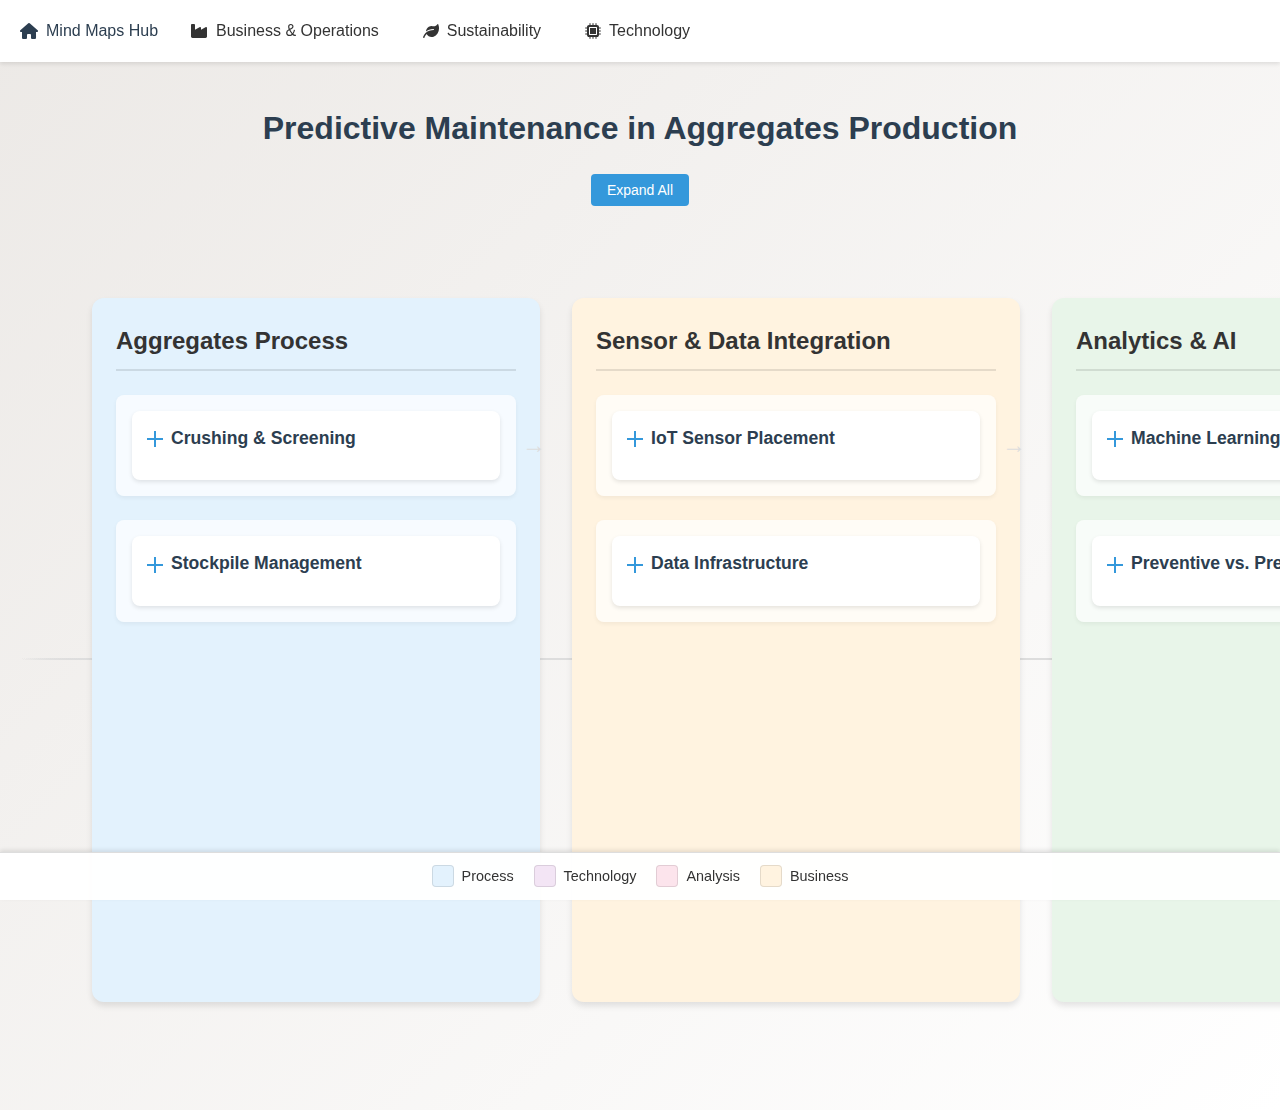
<file: maps/predictive-maintenance-aggregates.html>
<!DOCTYPE html>
<html lang="en">
<head>
    <meta charset="UTF-8">
    <meta name="viewport" content="width=device-width, initial-scale=1.0">
    <title>Predictive Maintenance in Aggregates Production Mind Map</title>
    <link rel="stylesheet" href="https://cdnjs.cloudflare.com/ajax/libs/font-awesome/6.0.0/css/all.min.css">
    <link rel="stylesheet" href="../css/mindmap.css" id="main-styles">
</head>
<body>
    <!-- Navigation will be injected here by NavigationMenu -->
    <div class="container">
        <div class="central-topic">
            <h1>Predictive Maintenance in Aggregates Production</h1>
            <button class="expand-all-btn">Expand All</button>
        </div>

        <!-- Mind Map with Relationship Data (Optional) -->
        <div class="mind-map" data-relationships='{
            "Aggregates Process": ["Sensor & Data Integration", "Analytics & AI"],
            "Analytics & AI": ["Preventive vs. Predictive Approaches", "Maintenance Scheduling"],
            "Maintenance Scheduling": ["Business Value", "Implementation Challenges"]
        }'>
        
            <div class="flow-container">
                <!-- 1. Aggregates Process Section -->
                <div class="column" data-section-type="process">
                    <h2>Aggregates Process</h2>
                    <div class="process-flow">
                        <div class="process-step" data-step="Crushing & Screening">
                            <div class="node">
                                <h3 class="expandable">Crushing & Screening</h3>
                                <ul class="expandable-content">
                                    <li class="expandable">Crushing Stages
                                        <ul class="expandable-content">
                                            <li>Primary (Jaw, Gyratory)</li>
                                            <li>Secondary (Cone, Impact)</li>
                                            <li>Tertiary (Fine Crushers)</li>
                                        </ul>
                                    </li>
                                    <li class="expandable">Screening & Classification
                                        <ul class="expandable-content">
                                            <li>Particle Size Control</li>
                                            <li>Quality Assessment</li>
                                            <li>Throughput Optimization</li>
                                        </ul>
                                    </li>
                                </ul>
                            </div>
                        </div>
                        <div class="process-step" data-step="Stockpiling">
                            <div class="node">
                                <h3 class="expandable">Stockpile Management</h3>
                                <ul class="expandable-content">
                                    <li>Loader Operations & Hauling</li>
                                    <li>Inventory Control</li>
                                    <li>Material Blending</li>
                                </ul>
                            </div>
                        </div>
                    </div>
                </div>
                
                <!-- 2. Sensor & Data Integration Section -->
                <div class="column" data-section-type="technology">
                    <h2>Sensor & Data Integration</h2>
                    <div class="process-flow">
                        <div class="process-step" data-step="IoT Sensors">
                            <div class="node">
                                <h3 class="expandable">IoT Sensor Placement</h3>
                                <ul class="expandable-content">
                                    <li class="expandable">Vibration Sensors
                                        <ul class="expandable-content">
                                            <li>Crusher Shafts & Bearings</li>
                                            <li>Conveyor Systems</li>
                                            <li>Early Failure Detection</li>
                                        </ul>
                                    </li>
                                    <li class="expandable">Temperature & Pressure
                                        <ul class="expandable-content">
                                            <li>Hydraulic Systems</li>
                                            <li>Gearboxes & Motors</li>
                                            <li>Lubrication Lines</li>
                                        </ul>
                                    </li>
                                    <li class="expandable">Operational Sensors
                                        <ul class="expandable-content">
                                            <li>Amperage & Power Draw</li>
                                            <li>Belt Speed & Tension</li>
                                            <li>Real-time Throughput</li>
                                        </ul>
                                    </li>
                                </ul>
                            </div>
                        </div>
                        <div class="process-step" data-step="DataInfrastructure">
                            <div class="node">
                                <h3 class="expandable">Data Infrastructure</h3>
                                <ul class="expandable-content">
                                    <li>Network Connectivity (Edge, Cloud)</li>
                                    <li>Data Lake & Real-time Dashboards</li>
                                    <li>Security & Access Control</li>
                                </ul>
                            </div>
                        </div>
                    </div>
                </div>

                <!-- 3. Analytics & AI Section -->
                <div class="column" data-section-type="analysis">
                    <h2>Analytics & AI</h2>
                    <div class="process-flow">
                        <div class="process-step" data-step="PredictiveModels">
                            <div class="node">
                                <h3 class="expandable">Machine Learning Models</h3>
                                <ul class="expandable-content">
                                    <li class="expandable">Failure Prediction
                                        <ul class="expandable-content">
                                            <li>Classification (healthy vs. at-risk)</li>
                                            <li>Anomaly Detection (vibration spikes)</li>
                                            <li>Historical Failure Data Analysis</li>
                                        </ul>
                                    </li>
                                    <li class="expandable">Remaining Useful Life (RUL)
                                        <ul class="expandable-content">
                                            <li>Regression Modeling</li>
                                            <li>Maintenance Timelines</li>
                                            <li>Confidence Intervals</li>
                                        </ul>
                                    </li>
                                    <li class="expandable">Process Optimization
                                        <ul class="expandable-content">
                                            <li>Real-time Throughput Adjustment</li>
                                            <li>Energy Use Monitoring</li>
                                            <li>Bottleneck Reduction</li>
                                        </ul>
                                    </li>
                                </ul>
                            </div>
                        </div>
                        <div class="process-step" data-step="PreventiveVS_Predictive">
                            <div class="node">
                                <h3 class="expandable">Preventive vs. Predictive</h3>
                                <ul class="expandable-content">
                                    <li>Scheduled vs. Condition-based Maintenance</li>
                                    <li>Pros & Cons in Aggregates Environment</li>
                                    <li>ROI Comparisons & Downtime Implications</li>
                                </ul>
                            </div>
                        </div>
                    </div>
                </div>

                <!-- 4. Maintenance Scheduling Section -->
                <div class="column" data-section-type="process">
                    <h2>Maintenance Scheduling</h2>
                    <div class="process-flow">
                        <div class="process-step" data-step="PlannerTools">
                            <div class="node">
                                <h3 class="expandable">Planner Tools & Software</h3>
                                <ul class="expandable-content">
                                    <li>CMMS Integration (Computerized Maintenance Management System)</li>
                                    <li>Work Order Automation</li>
                                    <li>Resource Allocation & Parts Inventory</li>
                                </ul>
                            </div>
                        </div>
                        <div class="process-step" data-step="Workflow">
                            <div class="node">
                                <h3 class="expandable">Maintenance Workflow</h3>
                                <ul class="expandable-content">
                                    <li>Routine Inspections Triggered by Sensor Alerts</li>
                                    <li>Cross-functional Collaboration (Operations, Maintenance, QC)</li>
                                    <li>Scheduling Downtime During Off-Peak Hours</li>
                                </ul>
                            </div>
                        </div>
                    </div>
                </div>

                <!-- 5. Business Value Section -->
                <div class="column" data-section-type="business">
                    <h2>Business Value</h2>
                    <div class="process-flow">
                        <div class="process-step" data-step="ROI">
                            <div class="node">
                                <h3 class="expandable">Cost Savings & ROI</h3>
                                <ul class="expandable-content">
                                    <li>Fewer Unexpected Breakdowns</li>
                                    <li>Lower Repair & Emergency Costs</li>
                                    <li>Longer Equipment Lifecycle</li>
                                </ul>
                            </div>
                        </div>
                        <div class="process-step" data-step="Productivity">
                            <div class="node">
                                <h3 class="expandable">Increased Productivity</h3>
                                <ul class="expandable-content">
                                    <li>Higher Output from Reduced Downtime</li>
                                    <li>Optimized Material Flow</li>
                                    <li>Consistent Product Quality</li>
                                </ul>
                            </div>
                        </div>
                        <div class="process-step" data-step="RiskMitigation">
                            <div class="node">
                                <h3 class="expandable">Risk & Safety</h3>
                                <ul class="expandable-content">
                                    <li>Proactive Detection of Hazardous Conditions</li>
                                    <li>Safer Equipment Operation</li>
                                    <li>Regulatory Compliance</li>
                                </ul>
                            </div>
                        </div>
                    </div>
                </div>

                <!-- 6. Implementation Challenges Section -->
                <div class="column" data-section-type="implementation">
                    <h2>Implementation Challenges</h2>
                    <div class="process-flow">
                        <div class="process-step" data-step="ChangeManagement">
                            <div class="node">
                                <h3 class="expandable">Change Management</h3>
                                <ul class="expandable-content">
                                    <li>Operational Resistance to New Systems</li>
                                    <li>Training & Upskilling Workforce</li>
                                    <li>Cross-departmental Collaboration</li>
                                </ul>
                            </div>
                        </div>
                        <div class="process-step" data-step="Technical">
                            <div class="node">
                                <h3 class="expandable">Technical Challenges</h3>
                                <ul class="expandable-content">
                                    <li>Sensor Calibration & Reliability</li>
                                    <li>Network Coverage in Remote Quarry Sites</li>
                                    <li>Integration with Legacy Systems</li>
                                </ul>
                            </div>
                        </div>
                        <div class="process-step" data-step="CostJustification">
                            <div class="node">
                                <h3 class="expandable">Cost & ROI Justification</h3>
                                <ul class="expandable-content">
                                    <li>CapEx vs. OpEx Trade-offs</li>
                                    <li>Scaling from Pilot Projects to Full Deployment</li>
                                    <li>Long-term Commitment & Upkeep</li>
                                </ul>
                            </div>
                        </div>
                    </div>
                </div>

            </div> <!-- end of flow-container -->
        </div>
    </div>

    <script src="../js/mindmap.js"></script>
    <script>
        // Initialize the application
        MindMapApp.init();
    </script>
</body>
</html>
</file>
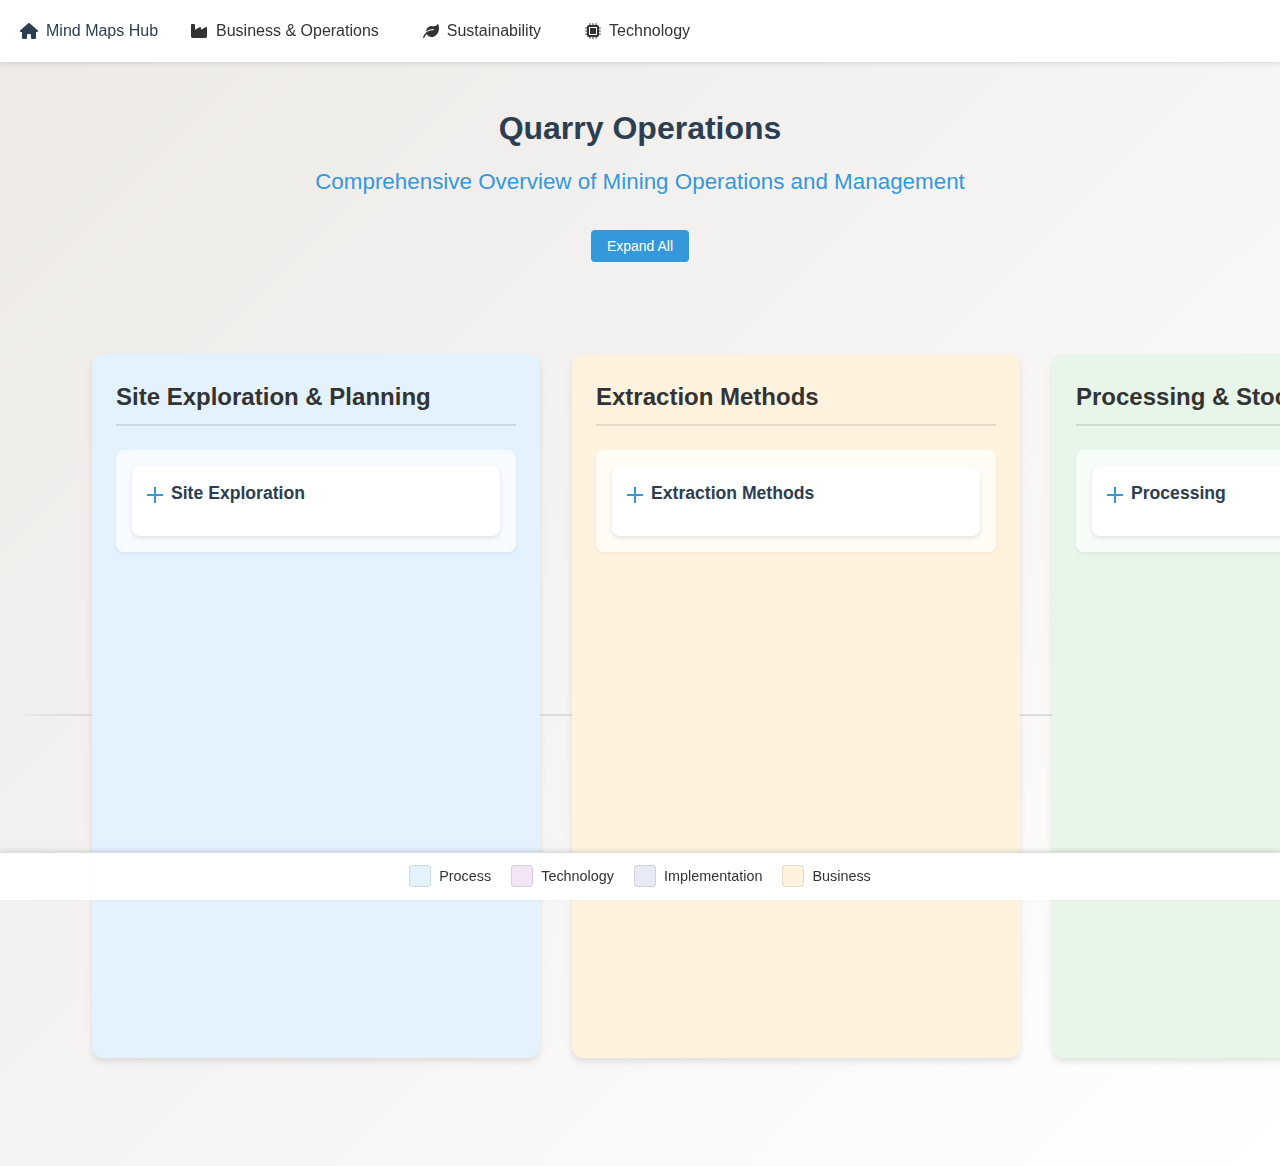
<file: maps/quarry-operations.html>
<!DOCTYPE html>
<html lang="en">
<head>
    <meta charset="UTF-8">
    <meta name="viewport" content="width=device-width, initial-scale=1.0">
    <title>Quarry Operations Mind Map</title>
    <link rel="stylesheet" href="https://cdnjs.cloudflare.com/ajax/libs/font-awesome/6.0.0/css/all.min.css">
    <link rel="stylesheet" href="../css/mindmap.css" id="main-styles">
</head>
<body>
    <!-- Navigation will be injected here by NavigationMenu -->
    <div class="container">
        <div class="central-topic">
            <h1>Quarry Operations</h1>
            <h2 class="subtitle">Comprehensive Overview of Mining Operations and Management</h2>
            <button class="expand-all-btn">Expand All</button>
        </div>

        <div class="mind-map" data-relationships='{
            "Site Exploration": ["Extraction Methods", "Processing"],
            "Extraction Methods": ["Processing", "Equipment"],
            "Processing": ["Logistics", "Equipment"],
            "Equipment": ["Safety", "Business"],
            "Safety": ["Business"],
            "Logistics": ["Business"]
        }'>
            <div class="flow-container">
                <!-- Section 1: Site Exploration & Planning -->
                <div class="column" data-section-type="process">
                    <h2>Site Exploration & Planning</h2>
                    <div class="process-flow">
                        <div class="process-step">
                            <div class="node">
                                <h3 class="expandable">Site Exploration</h3>
                                <ul class="expandable-content">
                                    <li class="expandable">Geological Surveys
                                        <ul class="expandable-content">
                                            <li>Core sampling & analysis</li>
                                            <li>Geological mapping</li>
                                            <li>Resource estimation</li>
                                        </ul>
                                    </li>
                                    <li class="expandable">Permitting & Regulations
                                        <ul class="expandable-content">
                                            <li>Environmental impact assessments</li>
                                            <li>Land-use & zoning approvals</li>
                                            <li>Compliance with laws</li>
                                        </ul>
                                    </li>
                                    <li class="expandable">Mine Planning
                                        <ul class="expandable-content">
                                            <li>Feasibility studies</li>
                                            <li>Reserve calculation</li>
                                            <li>Layout design</li>
                                        </ul>
                                    </li>
                                </ul>
                            </div>
                        </div>
                    </div>
                </div>

                <!-- Section 2: Extraction Methods -->
                <div class="column" data-section-type="process">
                    <h2>Extraction Methods</h2>
                    <div class="process-flow">
                        <div class="process-step">
                            <div class="node">
                                <h3 class="expandable">Extraction Methods</h3>
                                <ul class="expandable-content">
                                    <li class="expandable">Overburden Removal
                                        <ul class="expandable-content">
                                            <li>Stripping topsoil & subsoil</li>
                                            <li>Overburden storage</li>
                                            <li>Land rehabilitation</li>
                                        </ul>
                                    </li>
                                    <li class="expandable">Drilling & Blasting
                                        <ul class="expandable-content">
                                            <li>Drill pattern design</li>
                                            <li>Explosive handling</li>
                                            <li>Safety protocols</li>
                                        </ul>
                                    </li>
                                    <li class="expandable">Loading & Hauling
                                        <ul class="expandable-content">
                                            <li>Equipment selection</li>
                                            <li>Fleet management</li>
                                            <li>Cycle optimization</li>
                                        </ul>
                                    </li>
                                </ul>
                            </div>
                        </div>
                    </div>
                </div>

                <!-- Section 3: Processing & Stockpiling -->
                <div class="column" data-section-type="process">
                    <h2>Processing & Stockpiling</h2>
                    <div class="process-flow">
                        <div class="process-step">
                            <div class="node">
                                <h3 class="expandable">Processing</h3>
                                <ul class="expandable-content">
                                    <li class="expandable">Crushing & Screening
                                        <ul class="expandable-content">
                                            <li>Primary & secondary crushers</li>
                                            <li>Screening units</li>
                                            <li>Size control</li>
                                        </ul>
                                    </li>
                                    <li class="expandable">Material Blending
                                        <ul class="expandable-content">
                                            <li>Stockpile management</li>
                                            <li>Homogenization</li>
                                            <li>Quality control</li>
                                        </ul>
                                    </li>
                                    <li class="expandable">Storage & Inventory
                                        <ul class="expandable-content">
                                            <li>Storage systems</li>
                                            <li>Inventory tracking</li>
                                            <li>Real-time monitoring</li>
                                        </ul>
                                    </li>
                                </ul>
                            </div>
                        </div>
                    </div>
                </div>

                <!-- Section 4: Equipment & Maintenance -->
                <div class="column" data-section-type="technology">
                    <h2>Equipment & Maintenance</h2>
                    <div class="process-flow">
                        <div class="process-step">
                            <div class="node">
                                <h3 class="expandable">Equipment</h3>
                                <ul class="expandable-content">
                                    <li class="expandable">Machinery Selection
                                        <ul class="expandable-content">
                                            <li>Heavy equipment</li>
                                            <li>Conveyor systems</li>
                                            <li>Support equipment</li>
                                        </ul>
                                    </li>
                                    <li class="expandable">Maintenance Programs
                                        <ul class="expandable-content">
                                            <li>Preventive maintenance</li>
                                            <li>Condition monitoring</li>
                                            <li>Spare parts management</li>
                                        </ul>
                                    </li>
                                    <li class="expandable">Equipment Upgrades
                                        <ul class="expandable-content">
                                            <li>Automation systems</li>
                                            <li>Efficiency improvements</li>
                                            <li>Technology integration</li>
                                        </ul>
                                    </li>
                                </ul>
                            </div>
                        </div>
                    </div>
                </div>

                <!-- Section 5: Safety & Environmental Management -->
                <div class="column" data-section-type="implementation">
                    <h2>Safety & Environmental</h2>
                    <div class="process-flow">
                        <div class="process-step">
                            <div class="node">
                                <h3 class="expandable">Safety</h3>
                                <ul class="expandable-content">
                                    <li class="expandable">Health & Safety
                                        <ul class="expandable-content">
                                            <li>PPE requirements</li>
                                            <li>Hazard mitigation</li>
                                            <li>Emergency response</li>
                                        </ul>
                                    </li>
                                    <li class="expandable">Environmental Control
                                        <ul class="expandable-content">
                                            <li>Dust & noise control</li>
                                            <li>Water management</li>
                                            <li>Biodiversity protection</li>
                                        </ul>
                                    </li>
                                </ul>
                            </div>
                        </div>
                    </div>
                </div>

                <!-- Section 6: Logistics & Transport -->
                <div class="column" data-section-type="business">
                    <h2>Logistics & Transport</h2>
                    <div class="process-flow">
                        <div class="process-step">
                            <div class="node">
                                <h3 class="expandable">Logistics</h3>
                                <ul class="expandable-content">
                                    <li class="expandable">Traffic Management
                                        <ul class="expandable-content">
                                            <li>Haul road design</li>
                                            <li>Traffic flow control</li>
                                            <li>Safety protocols</li>
                                        </ul>
                                    </li>
                                    <li class="expandable">Distribution
                                        <ul class="expandable-content">
                                            <li>Delivery scheduling</li>
                                            <li>Fleet tracking</li>
                                            <li>Route optimization</li>
                                        </ul>
                                    </li>
                                </ul>
                            </div>
                        </div>
                    </div>
                </div>

                <!-- Section 7: Business & Operational Efficiency -->
                <div class="column" data-section-type="business">
                    <h2>Business Operations</h2>
                    <div class="process-flow">
                        <div class="process-step">
                            <div class="node">
                                <h3 class="expandable">Business</h3>
                                <ul class="expandable-content">
                                    <li class="expandable">Cost Management
                                        <ul class="expandable-content">
                                            <li>Expense tracking</li>
                                            <li>Resource allocation</li>
                                            <li>Lean principles</li>
                                        </ul>
                                    </li>
                                    <li class="expandable">Technology & Analytics
                                        <ul class="expandable-content">
                                            <li>IoT integration</li>
                                            <li>Data analytics</li>
                                            <li>Performance metrics</li>
                                        </ul>
                                    </li>
                                </ul>
                            </div>
                        </div>
                    </div>
                </div>
            </div>
        </div>
    </div>
    <script src="../js/mindmap.js"></script>
    <script>
        // Initialize the application
        MindMapApp.init();
    </script>
</body>
</html>
</file>
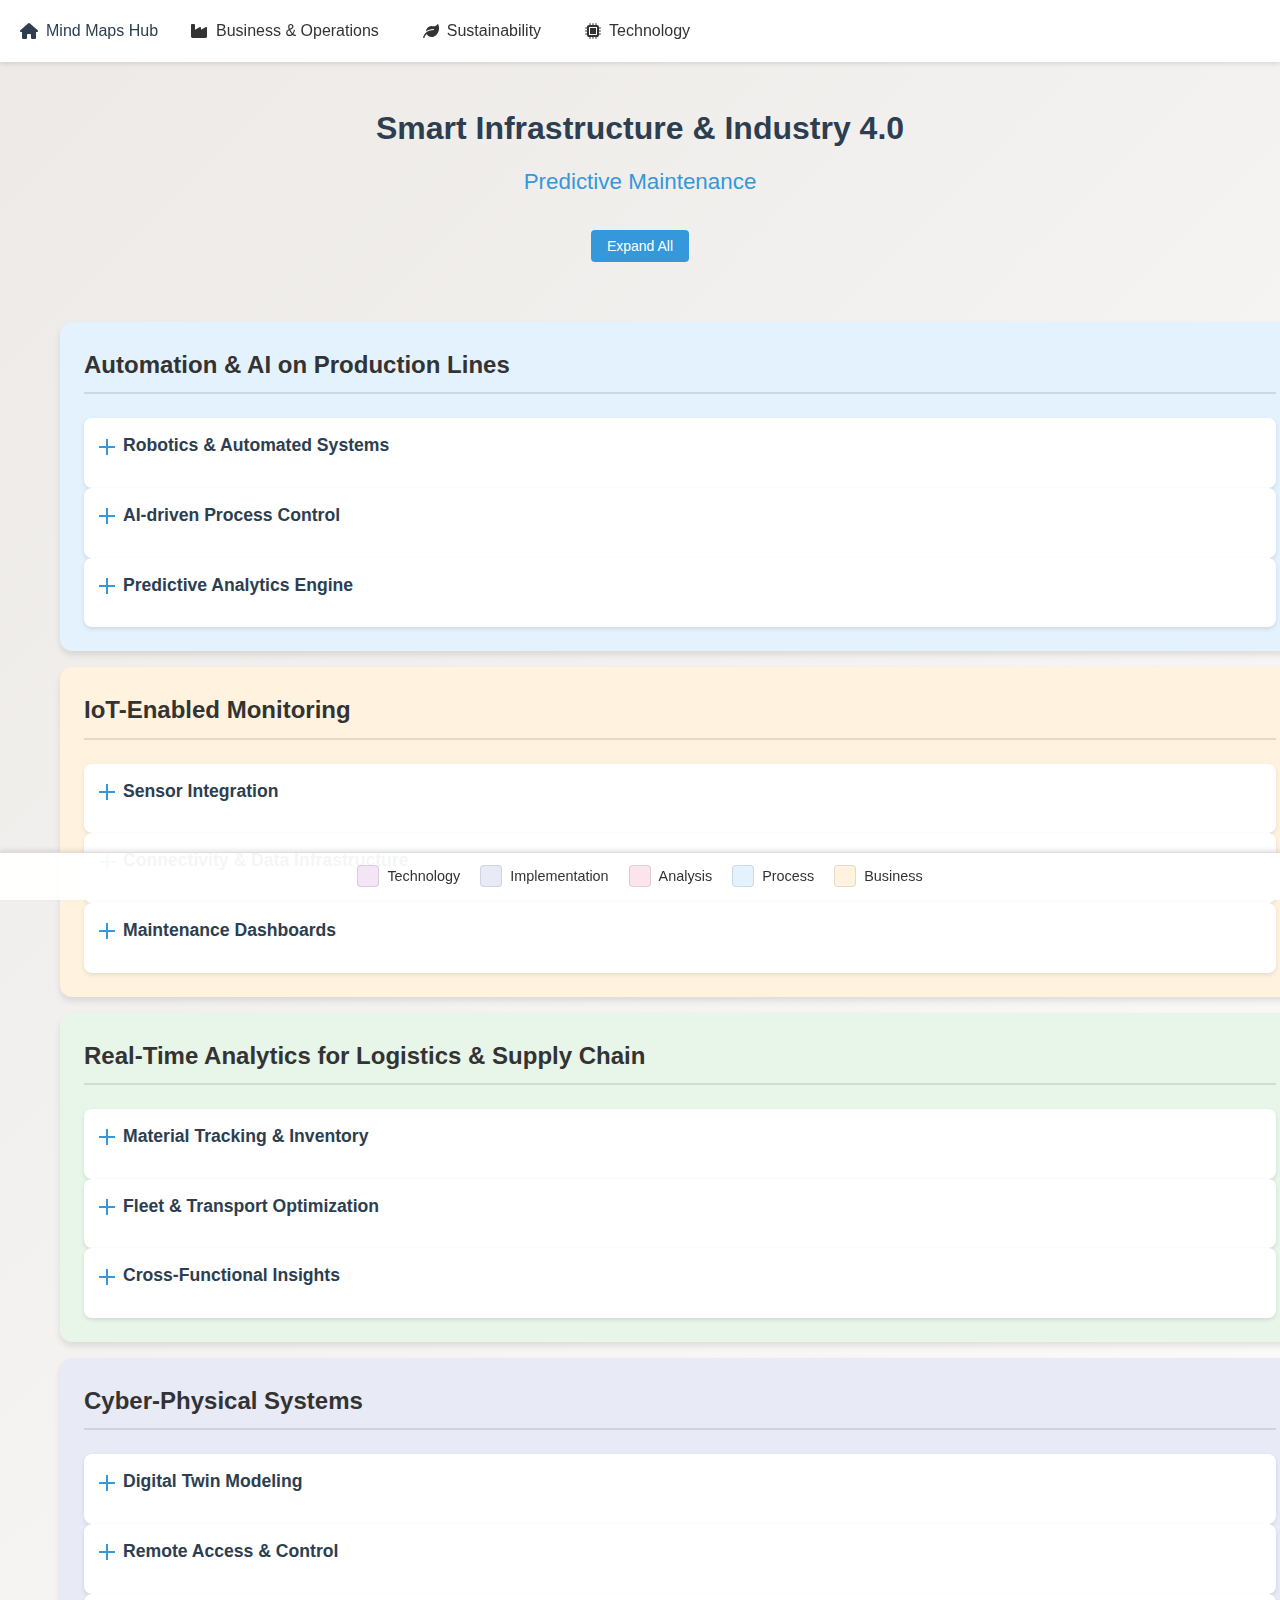
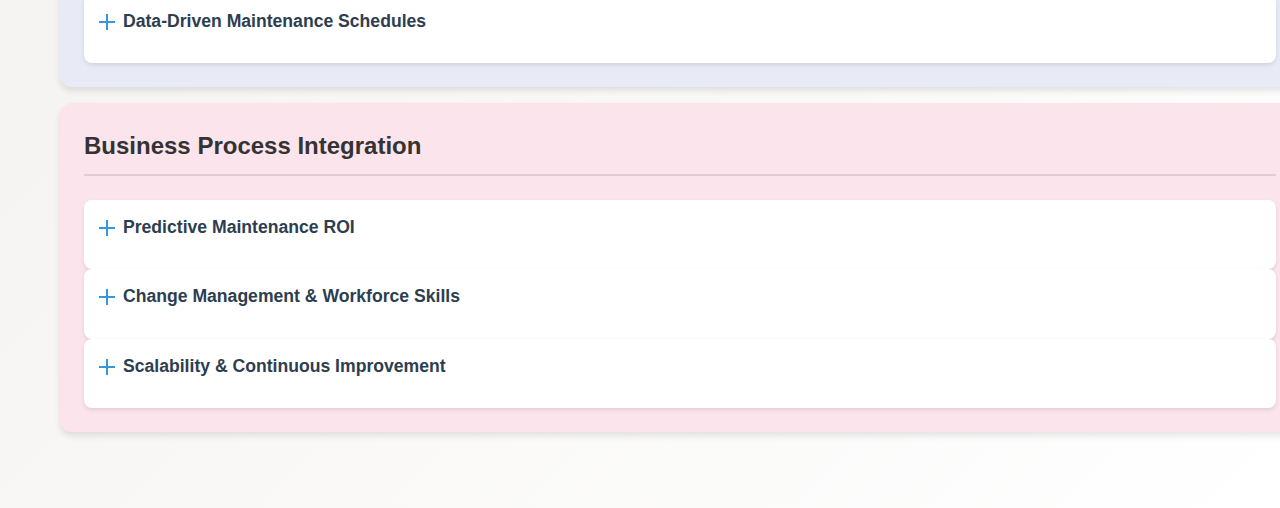
<file: maps/smart_infrastructure.html>
<!DOCTYPE html>
<html lang="en">
<head>
    <meta charset="UTF-8">
    <meta name="viewport" content="width=device-width, initial-scale=1.0">
    <title>Smart Infrastructure Mind Map</title>
    <link rel="stylesheet" href="https://cdnjs.cloudflare.com/ajax/libs/font-awesome/6.0.0/css/all.min.css">
    <link rel="stylesheet" href="../css/mindmap.css" id="main-styles">
</head>
<body>
    <!-- Navigation will be injected here by NavigationMenu -->
    <div class="container">
        <div class="central-topic">
            <h1>Smart Infrastructure & Industry 4.0</h1>
            <h2 class="subtitle">Predictive Maintenance</h2>
            <button class="expand-all-btn">Expand All</button>
        </div>

        <div class="mind-map" data-relationships='{
            "Automation & AI": ["IoT-Enabled Monitoring", "Cyber-Physical Systems"],
            "IoT-Enabled Monitoring": ["Real-Time Analytics", "Cyber-Physical Systems"],
            "Real-Time Analytics": ["Business Process Integration", "Cyber-Physical Systems"],
            "Cyber-Physical Systems": ["Business Process Integration", "Automation & AI"]
        }'>
            <div class="scroll-left"><i class="fas fa-chevron-left"></i></div>
            <div class="scroll-right"><i class="fas fa-chevron-right"></i></div>

            <div class="columns">
                <div class="column" data-section-type="technology">
                    <h2>Automation & AI on Production Lines</h2>
                    <div class="node">
                        <h3 class="expandable">Robotics & Automated Systems</h3>
                        <div class="expandable-content collapsed">
                            <ul>
                                <li>Robotic handling, sorting, and packaging</li>
                                <li>Automated guided vehicles (AGVs) or conveyors</li>
                                <li>Machine vision for quality checks</li>
                            </ul>
                        </div>
                    </div>
                    <div class="node">
                        <h3 class="expandable">AI-driven Process Control</h3>
                        <div class="expandable-content collapsed">
                            <ul>
                                <li>Real-time optimization of kiln or mill parameters</li>
                                <li>Adaptive control loops based on historical & real-time data</li>
                                <li>Self-correcting systems to reduce waste and downtime</li>
                            </ul>
                        </div>
                    </div>
                    <div class="node">
                        <h3 class="expandable">Predictive Analytics Engine</h3>
                        <div class="expandable-content collapsed">
                            <ul>
                                <li>Use of historical production data (vibrations, temperatures, power usage)</li>
                                <li>AI algorithms (machine learning, deep learning) to forecast failures</li>
                                <li>Early alerts & recommended maintenance actions</li>
                            </ul>
                        </div>
                    </div>
                </div>

                <div class="column" data-section-type="implementation">
                    <h2>IoT-Enabled Monitoring</h2>
                    <div class="node">
                        <h3 class="expandable">Sensor Integration</h3>
                        <div class="expandable-content collapsed">
                            <ul>
                                <li>Condition monitoring sensors on motors, fans, conveyors, etc.</li>
                                <li>Temperature, vibration, and pressure data collection</li>
                                <li>Emission monitoring in sensitive areas (dust, NOx, CO2)</li>
                            </ul>
                        </div>
                    </div>
                    <div class="node">
                        <h3 class="expandable">Connectivity & Data Infrastructure</h3>
                        <div class="expandable-content collapsed">
                            <ul>
                                <li>Secure industrial IoT networks for real-time data flow</li>
                                <li>Edge devices for local processing & immediate alerts</li>
                                <li>Cloud or on-premise solutions for large-scale analytics</li>
                            </ul>
                        </div>
                    </div>
                    <div class="node">
                        <h3 class="expandable">Maintenance Dashboards</h3>
                        <div class="expandable-content collapsed">
                            <ul>
                                <li>Centralized visualization of equipment health</li>
                                <li>Color-coded alarm levels (normal, warning, critical)</li>
                                <li>Integration with maintenance tickets & scheduling systems</li>
                            </ul>
                        </div>
                    </div>
                </div>

                <div class="column" data-section-type="analysis">
                    <h2>Real-Time Analytics for Logistics & Supply Chain</h2>
                    <div class="node">
                        <h3 class="expandable">Material Tracking & Inventory</h3>
                        <div class="expandable-content collapsed">
                            <ul>
                                <li>RFID/barcode/IoT tags for raw materials & finished cement</li>
                                <li>Automated reorder triggers when stock dips below thresholds</li>
                                <li>Minimizing storage costs & improving just-in-time delivery</li>
                            </ul>
                        </div>
                    </div>
                    <div class="node">
                        <h3 class="expandable">Fleet & Transport Optimization</h3>
                        <div class="expandable-content collapsed">
                            <ul>
                                <li>GPS-enabled tracking of trucks & distribution routes</li>
                                <li>Live traffic data for route adjustments & dispatch scheduling</li>
                                <li>Reducing carbon footprint & operational costs</li>
                            </ul>
                        </div>
                    </div>
                    <div class="node">
                        <h3 class="expandable">Cross-Functional Insights</h3>
                        <div class="expandable-content collapsed">
                            <ul>
                                <li>Combining production data with logistics for better forecasting</li>
                                <li>Sales & demand alignment for stable plant operation</li>
                                <li>Identifying supply chain bottlenecks (e.g., material shortage or shipping delays)</li>
                            </ul>
                        </div>
                    </div>
                </div>

                <div class="column" data-section-type="process">
                    <h2>Cyber-Physical Systems</h2>
                    <div class="node">
                        <h3 class="expandable">Digital Twin Modeling</h3>
                        <div class="expandable-content collapsed">
                            <ul>
                                <li>Virtual replicas of cement plant processes or entire facilities</li>
                                <li>Simulation of "what-if" scenarios for temperature, feed rate, or fuel mix</li>
                                <li>Predicting performance under different operating conditions</li>
                            </ul>
                        </div>
                    </div>
                    <div class="node">
                        <h3 class="expandable">Remote Access & Control</h3>
                        <div class="expandable-content collapsed">
                            <ul>
                                <li>Operators can adjust process parameters from secure control rooms</li>
                                <li>Real-time collaboration across multiple plants or sites</li>
                                <li>Improved flexibility & rapid response to anomalies</li>
                            </ul>
                        </div>
                    </div>
                    <div class="node">
                        <h3 class="expandable">Data-Driven Maintenance Schedules</h3>
                        <div class="expandable-content collapsed">
                            <ul>
                                <li>Automatically generated maintenance tasks based on digital twin forecasts</li>
                                <li>Prioritization of repairs or part replacements before downtime occurs</li>
                                <li>Minimizing unplanned outages & production losses</li>
                            </ul>
                        </div>
                    </div>
                </div>

                <div class="column" data-section-type="business">
                    <h2>Business Process Integration</h2>
                    <div class="node">
                        <h3 class="expandable">Predictive Maintenance ROI</h3>
                        <div class="expandable-content collapsed">
                            <ul>
                                <li>Reduced downtime & overtime labor costs</li>
                                <li>Extended equipment lifespan</li>
                                <li>Better resource allocation and budgeting</li>
                            </ul>
                        </div>
                    </div>
                    <div class="node">
                        <h3 class="expandable">Change Management & Workforce Skills</h3>
                        <div class="expandable-content collapsed">
                            <ul>
                                <li>Training staff in digital tools & analytics</li>
                                <li>Cross-functional collaboration between operations & IT</li>
                                <li>Cultural shift toward data-driven decision-making</li>
                            </ul>
                        </div>
                    </div>
                    <div class="node">
                        <h3 class="expandable">Scalability & Continuous Improvement</h3>
                        <div class="expandable-content collapsed">
                            <ul>
                                <li>Rolling out predictive maintenance to additional equipment or lines</li>
                                <li>Iterative refinement of AI models as more data is collected</li>
                                <li>Building a roadmap for future Industry 4.0 expansions</li>
                            </ul>
                        </div>
                    </div>
                </div>
            </div>
        </div>
    </div>
    <script src="../js/mindmap.js"></script>
    <script>
        // Initialize the application
        MindMapApp.init();
    </script>
</body>
</html>
</file>
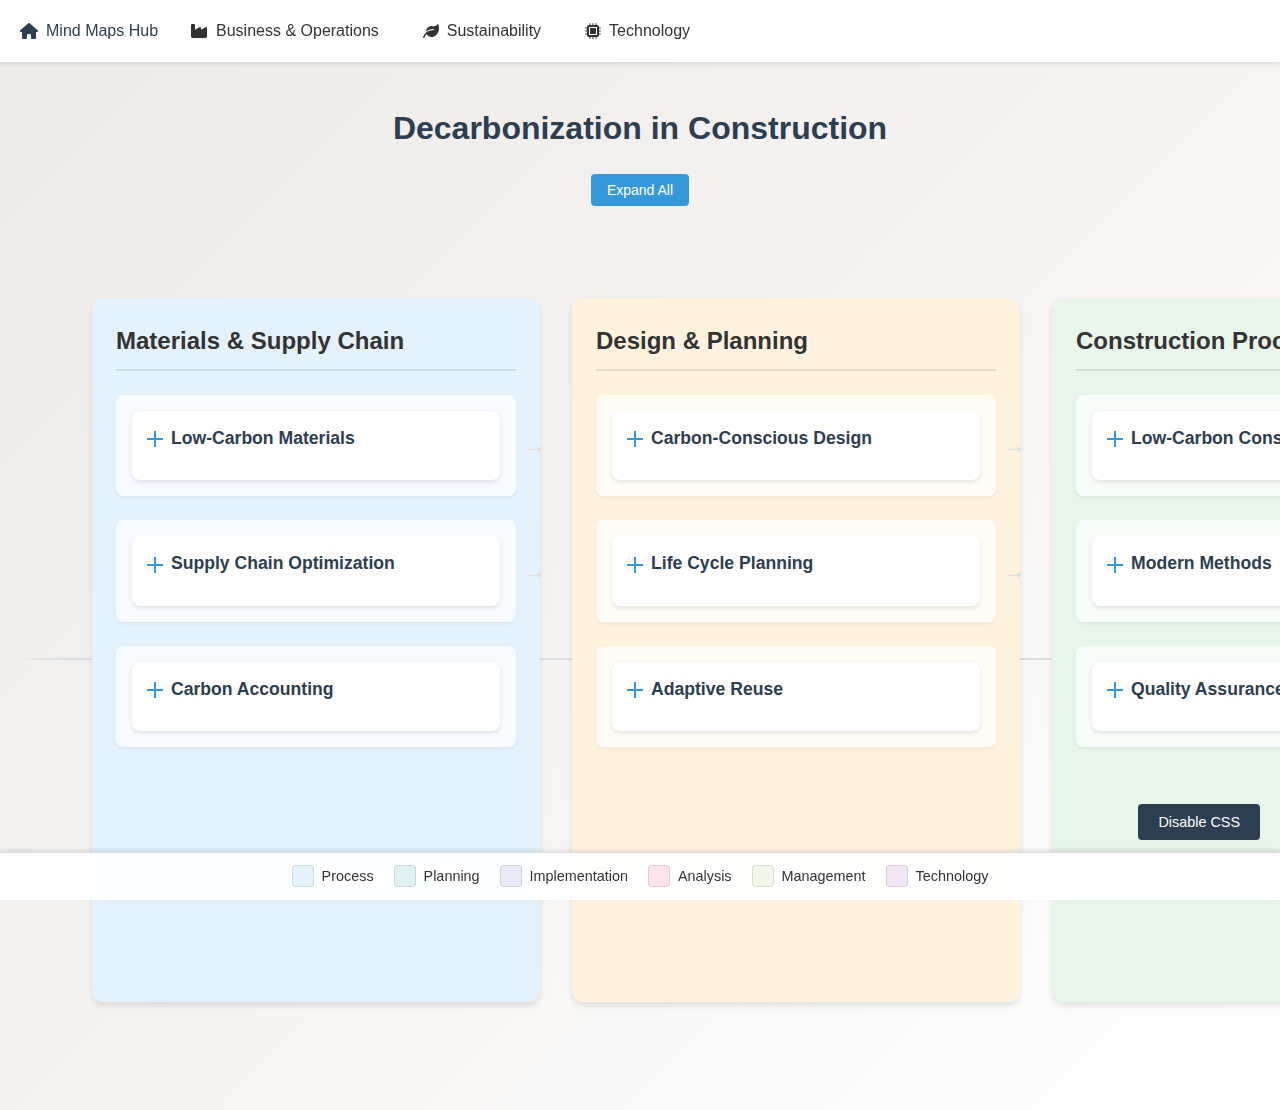
<file: maps/sustainability-decarbonization-construction.html>
<!DOCTYPE html>
<html lang="en">
<head>
    <meta charset="UTF-8">
    <meta name="viewport" content="width=device-width, initial-scale=1.0">
    <title>Decarbonization in Construction Mind Map</title>
    <link rel="stylesheet" href="https://cdnjs.cloudflare.com/ajax/libs/font-awesome/6.0.0/css/all.min.css">
    <link rel="stylesheet" href="../css/mindmap.css" id="main-styles">
</head>
<body>
    <!-- Navigation will be injected here by NavigationMenu -->
    <div class="container">
        <div class="central-topic">
            <h1>Decarbonization in Construction</h1>
            <button class="expand-all-btn">Expand All</button>
        </div>

        <div class="mind-map" data-relationships='{
            "Materials & Supply Chain": ["Design & Planning", "Construction Process"],
            "Design & Planning": ["Operational Performance"],
            "Construction Process": ["Operational Performance"],
            "Operational Performance": ["Measurement & Verification"],
            "Policy & Standards": ["Materials & Supply Chain", "Design & Planning"],
            "Technology & Innovation": ["Construction Process", "Operational Performance"]
        }'>
            <div class="flow-container">
                <!-- 1. Materials & Supply Chain Section -->
                <div class="column" data-section-type="process">
                    <h2>Materials & Supply Chain</h2>
                    <div class="process-flow">
                        <div class="process-step">
                            <div class="node">
                                <h3 class="expandable">Low-Carbon Materials</h3>
                                <ul class="expandable-content">
                                    <li class="expandable">Alternative Cements
                                        <ul class="expandable-content">
                                            <li>Geopolymer cement</li>
                                            <li>Calcium sulfoaluminate cement</li>
                                            <li>Carbon-cured concrete</li>
                                        </ul>
                                    </li>
                                    <li class="expandable">Sustainable Steel
                                        <ul class="expandable-content">
                                            <li>Electric arc furnace production</li>
                                            <li>Hydrogen-based reduction</li>
                                            <li>Recycled content optimization</li>
                                        </ul>
                                    </li>
                                    <li class="expandable">Bio-based Materials
                                        <ul class="expandable-content">
                                            <li>Engineered wood products</li>
                                            <li>Bamboo composites</li>
                                            <li>Natural fiber insulation</li>
                                        </ul>
                                    </li>
                                </ul>
                            </div>
                        </div>
                        <div class="process-step">
                            <div class="node">
                                <h3 class="expandable">Supply Chain Optimization</h3>
                                <ul class="expandable-content">
                                    <li class="expandable">Local Sourcing
                                        <ul class="expandable-content">
                                            <li>Regional material banks</li>
                                            <li>Transportation optimization</li>
                                            <li>Last-mile logistics</li>
                                        </ul>
                                    </li>
                                    <li class="expandable">Circular Economy
                                        <ul class="expandable-content">
                                            <li>Material passports</li>
                                            <li>Reuse strategies</li>
                                            <li>Waste reduction</li>
                                        </ul>
                                    </li>
                                </ul>
                            </div>
                        </div>
                        <div class="process-step">
                            <div class="node">
                                <h3 class="expandable">Carbon Accounting</h3>
                                <ul class="expandable-content">
                                    <li class="expandable">Emissions Tracking
                                        <ul class="expandable-content">
                                            <li>Scope 1 emissions</li>
                                            <li>Scope 2 emissions</li>
                                            <li>Scope 3 supply chain emissions</li>
                                        </ul>
                                    </li>
                                    <li class="expandable">Reporting Systems
                                        <ul class="expandable-content">
                                            <li>GHG Protocol compliance</li>
                                            <li>Carbon disclosure projects</li>
                                            <li>Supply chain transparency</li>
                                        </ul>
                                    </li>
                                </ul>
                            </div>
                        </div>
                    </div>
                </div>

                <!-- 2. Design & Planning Section -->
                <div class="column" data-section-type="planning">
                    <h2>Design & Planning</h2>
                    <div class="process-flow">
                        <div class="process-step">
                            <div class="node">
                                <h3 class="expandable">Carbon-Conscious Design</h3>
                                <ul class="expandable-content">
                                    <li class="expandable">Passive Strategies
                                        <ul class="expandable-content">
                                            <li>Natural ventilation</li>
                                            <li>Solar orientation</li>
                                            <li>Thermal mass optimization</li>
                                        </ul>
                                    </li>
                                    <li class="expandable">Material Efficiency
                                        <ul class="expandable-content">
                                            <li>Structural optimization</li>
                                            <li>Material quantity reduction</li>
                                            <li>Design for disassembly</li>
                                        </ul>
                                    </li>
                                </ul>
                            </div>
                        </div>
                        <div class="process-step">
                            <div class="node">
                                <h3 class="expandable">Life Cycle Planning</h3>
                                <ul class="expandable-content">
                                    <li class="expandable">Embodied Carbon Assessment
                                        <ul class="expandable-content">
                                            <li>Material carbon footprint</li>
                                            <li>Construction emissions</li>
                                            <li>End-of-life considerations</li>
                                        </ul>
                                    </li>
                                    <li class="expandable">Operational Carbon Planning
                                        <ul class="expandable-content">
                                            <li>Energy modeling</li>
                                            <li>Systems optimization</li>
                                            <li>Renewable integration</li>
                                        </ul>
                                    </li>
                                </ul>
                            </div>
                        </div>
                        <div class="process-step">
                            <div class="node">
                                <h3 class="expandable">Adaptive Reuse</h3>
                                <ul class="expandable-content">
                                    <li class="expandable">Building Assessment
                                        <ul class="expandable-content">
                                            <li>Structural evaluation</li>
                                            <li>Energy performance analysis</li>
                                            <li>Heritage considerations</li>
                                        </ul>
                                    </li>
                                    <li class="expandable">Retrofit Strategies
                                        <ul class="expandable-content">
                                            <li>Deep energy retrofits</li>
                                            <li>Facade improvements</li>
                                            <li>Systems modernization</li>
                                        </ul>
                                    </li>
                                </ul>
                            </div>
                        </div>
                    </div>
                </div>

                <!-- 3. Construction Process Section -->
                <div class="column" data-section-type="implementation">
                    <h2>Construction Process</h2>
                    <div class="process-flow">
                        <div class="process-step">
                            <div class="node">
                                <h3 class="expandable">Low-Carbon Construction</h3>
                                <ul class="expandable-content">
                                    <li class="expandable">Site Operations
                                        <ul class="expandable-content">
                                            <li>Electric machinery</li>
                                            <li>Renewable power sources</li>
                                            <li>Efficient site logistics</li>
                                        </ul>
                                    </li>
                                    <li class="expandable">Waste Management
                                        <ul class="expandable-content">
                                            <li>Material recovery</li>
                                            <li>Recycling protocols</li>
                                            <li>Waste tracking systems</li>
                                        </ul>
                                    </li>
                                </ul>
                            </div>
                        </div>
                        <div class="process-step">
                            <div class="node">
                                <h3 class="expandable">Modern Methods</h3>
                                <ul class="expandable-content">
                                    <li class="expandable">Prefabrication
                                        <ul class="expandable-content">
                                            <li>Modular construction</li>
                                            <li>Off-site manufacturing</li>
                                            <li>Assembly optimization</li>
                                        </ul>
                                    </li>
                                    <li class="expandable">Digital Tools
                                        <ul class="expandable-content">
                                            <li>BIM for carbon tracking</li>
                                            <li>Digital twins</li>
                                            <li>AI optimization</li>
                                        </ul>
                                    </li>
                                </ul>
                            </div>
                        </div>
                        <div class="process-step">
                            <div class="node">
                                <h3 class="expandable">Quality Assurance</h3>
                                <ul class="expandable-content">
                                    <li class="expandable">Performance Testing
                                        <ul class="expandable-content">
                                            <li>Air tightness testing</li>
                                            <li>Thermal imaging</li>
                                            <li>Systems commissioning</li>
                                        </ul>
                                    </li>
                                    <li class="expandable">Documentation
                                        <ul class="expandable-content">
                                            <li>Carbon tracking logs</li>
                                            <li>Material certifications</li>
                                            <li>Installation verification</li>
                                        </ul>
                                    </li>
                                </ul>
                            </div>
                        </div>
                    </div>
                </div>

                <!-- 4. Operational Performance Section -->
                <div class="column" data-section-type="analysis">
                    <h2>Operational Performance</h2>
                    <div class="process-flow">
                        <div class="process-step">
                            <div class="node">
                                <h3 class="expandable">Energy Systems</h3>
                                <ul class="expandable-content">
                                    <li class="expandable">Renewable Integration
                                        <ul class="expandable-content">
                                            <li>Solar PV systems</li>
                                            <li>Heat pumps</li>
                                            <li>Energy storage</li>
                                        </ul>
                                    </li>
                                    <li class="expandable">Smart Controls
                                        <ul class="expandable-content">
                                            <li>Building automation</li>
                                            <li>Demand response</li>
                                            <li>Predictive maintenance</li>
                                        </ul>
                                    </li>
                                </ul>
                            </div>
                        </div>
                        <div class="process-step">
                            <div class="node">
                                <h3 class="expandable">User Engagement</h3>
                                <ul class="expandable-content">
                                    <li class="expandable">Occupant Behavior
                                        <ul class="expandable-content">
                                            <li>Usage patterns</li>
                                            <li>Feedback systems</li>
                                            <li>Training programs</li>
                                        </ul>
                                    </li>
                                    <li class="expandable">Performance Monitoring
                                        <ul class="expandable-content">
                                            <li>Real-time dashboards</li>
                                            <li>Energy analytics</li>
                                            <li>Optimization strategies</li>
                                        </ul>
                                    </li>
                                </ul>
                            </div>
                        </div>
                        <div class="process-step">
                            <div class="node">
                                <h3 class="expandable">Resource Management</h3>
                                <ul class="expandable-content">
                                    <li class="expandable">Water Efficiency
                                        <ul class="expandable-content">
                                            <li>Rainwater harvesting</li>
                                            <li>Greywater systems</li>
                                            <li>Smart metering</li>
                                        </ul>
                                    </li>
                                    <li class="expandable">Waste Reduction
                                        <ul class="expandable-content">
                                            <li>Circular strategies</li>
                                            <li>Composting systems</li>
                                            <li>Waste-to-energy</li>
                                        </ul>
                                    </li>
                                </ul>
                            </div>
                        </div>
                    </div>
                </div>

                <!-- 5. Policy & Standards Section -->
                <div class="column" data-section-type="management">
                    <h2>Policy & Standards</h2>
                    <div class="process-flow">
                        <div class="process-step">
                            <div class="node">
                                <h3 class="expandable">Regulatory Framework</h3>
                                <ul class="expandable-content">
                                    <li class="expandable">Building Codes
                                        <ul class="expandable-content">
                                            <li>Energy performance requirements</li>
                                            <li>Material standards</li>
                                            <li>Compliance pathways</li>
                                        </ul>
                                    </li>
                                    <li class="expandable">Carbon Policies
                                        <ul class="expandable-content">
                                            <li>Carbon pricing</li>
                                            <li>Emissions trading</li>
                                            <li>Reporting requirements</li>
                                        </ul>
                                    </li>
                                </ul>
                            </div>
                        </div>
                        <div class="process-step">
                            <div class="node">
                                <h3 class="expandable">Certification Systems</h3>
                                <ul class="expandable-content">
                                    <li class="expandable">Green Building Standards
                                        <ul class="expandable-content">
                                            <li>LEED certification</li>
                                            <li>BREEAM assessment</li>
                                            <li>Net-zero frameworks</li>
                                        </ul>
                                    </li>
                                    <li class="expandable">Product Certifications
                                        <ul class="expandable-content">
                                            <li>Environmental Product Declarations</li>
                                            <li>Carbon footprint labels</li>
                                            <li>Material transparency</li>
                                        </ul>
                                    </li>
                                </ul>
                            </div>
                        </div>
                        <div class="process-step">
                            <div class="node">
                                <h3 class="expandable">Financial Incentives</h3>
                                <ul class="expandable-content">
                                    <li class="expandable">Government Programs
                                        <ul class="expandable-content">
                                            <li>Tax credits</li>
                                            <li>Grant funding</li>
                                            <li>Rebate programs</li>
                                        </ul>
                                    </li>
                                    <li class="expandable">Private Investment
                                        <ul class="expandable-content">
                                            <li>Green bonds</li>
                                            <li>ESG funding</li>
                                            <li>Performance contracts</li>
                                        </ul>
                                    </li>
                                </ul>
                            </div>
                        </div>
                    </div>
                </div>

                <!-- 6. Technology & Innovation Section -->
                <div class="column" data-section-type="technology">
                    <h2>Technology & Innovation</h2>
                    <div class="process-flow">
                        <div class="process-step">
                            <div class="node">
                                <h3 class="expandable">Emerging Technologies</h3>
                                <ul class="expandable-content">
                                    <li class="expandable">Carbon Capture
                                        <ul class="expandable-content">
                                            <li>Direct air capture</li>
                                            <li>Mineralization processes</li>
                                            <li>Bio-based sequestration</li>
                                        </ul>
                                    </li>
                                    <li class="expandable">Advanced Materials
                                        <ul class="expandable-content">
                                            <li>Self-healing materials</li>
                                            <li>Phase change materials</li>
                                            <li>Smart facades</li>
                                        </ul>
                                    </li>
                                </ul>
                            </div>
                        </div>
                        <div class="process-step">
                            <div class="node">
                                <h3 class="expandable">Digital Solutions</h3>
                                <ul class="expandable-content">
                                    <li class="expandable">AI & Machine Learning
                                        <ul class="expandable-content">
                                            <li>Design optimization</li>
                                            <li>Energy forecasting</li>
                                            <li>Process automation</li>
                                        </ul>
                                    </li>
                                    <li class="expandable">Blockchain Applications
                                        <ul class="expandable-content">
                                            <li>Carbon credit trading</li>
                                            <li>Material traceability</li>
                                            <li>Smart contracts</li>
                                        </ul>
                                    </li>
                                </ul>
                            </div>
                        </div>
                        <div class="process-step">
                            <div class="node">
                                <h3 class="expandable">Research & Development</h3>
                                <ul class="expandable-content">
                                    <li class="expandable">Material Innovation
                                        <ul class="expandable-content">
                                            <li>Biomimetic materials</li>
                                            <li>Nano-engineered solutions</li>
                                            <li>Composite development</li>
                                        </ul>
                                    </li>
                                    <li class="expandable">Process Innovation
                                        <ul class="expandable-content">
                                            <li>3D printing methods</li>
                                            <li>Robotic construction</li>
                                            <li>Assembly automation</li>
                                        </ul>
                                    </li>
                                </ul>
                            </div>
                        </div>
                    </div>
                </div>

            </div>
            <div class="scroll-left scroll-indicator">
                <i class="fas fa-chevron-left"></i>
            </div>
            <div class="scroll-right scroll-indicator">
                <i class="fas fa-chevron-right"></i>
            </div>
        </div>
    </div>
    <button id="styleToggle">Disable CSS</button>
    <script src="../js/mindmap.js"></script>
</body>
</html>
</file>
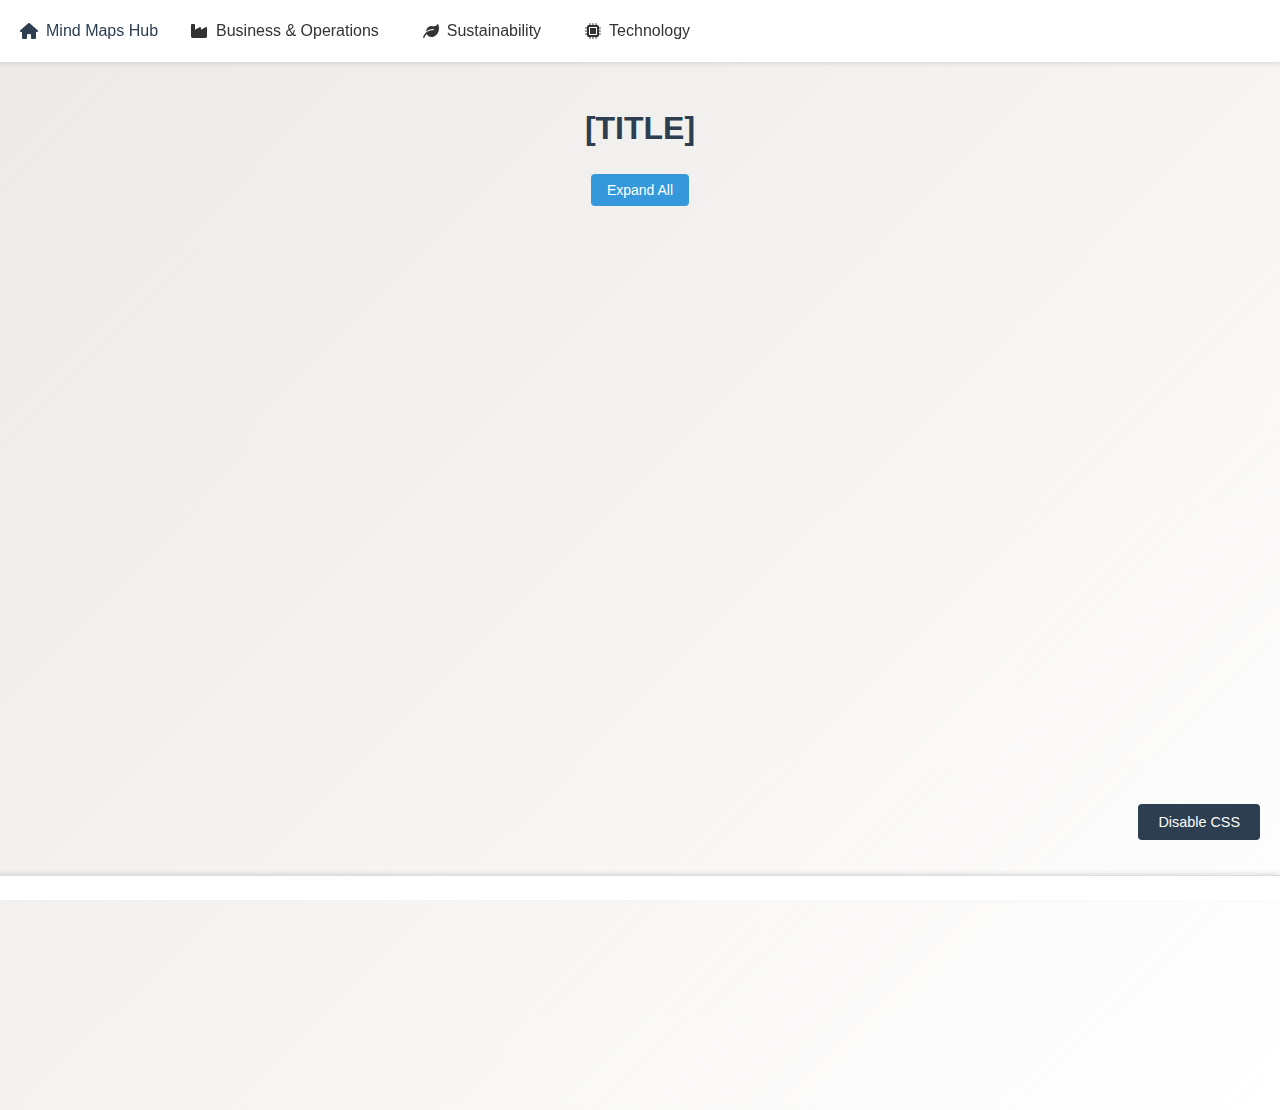
<file: maps/template.html>
<!DOCTYPE html>
<html lang="en">
<head>
    <meta charset="UTF-8">
    <meta name="viewport" content="width=device-width, initial-scale=1.0">
    <title>[TITLE] Mind Map</title>
    <link rel="stylesheet" href="https://cdnjs.cloudflare.com/ajax/libs/font-awesome/6.0.0/css/all.min.css">
    <link rel="stylesheet" href="../css/mindmap.css" id="main-styles">
</head>
<body>
    <!-- Navigation will be injected here by NavigationMenu -->
    <div class="container">
        <div class="central-topic">
            <h1>[TITLE]</h1>
            <button class="expand-all-btn">Expand All</button>
        </div>

        <div class="mind-map" data-relationships='{}'>
            <div class="flow-container">
                <!-- Add mind map sections here -->
            </div>
            <div class="scroll-left scroll-indicator">
                <i class="fas fa-chevron-left"></i>
            </div>
            <div class="scroll-right scroll-indicator">
                <i class="fas fa-chevron-right"></i>
            </div>
        </div>
    </div>
    <button id="styleToggle">Disable CSS</button>
    <script src="../js/mindmap.js"></script>
</body>
</html>
</file>
<file: css/mindmap.css>
/* Global Styles */
:root {
    --primary-color: #2c3e50;
    --secondary-color: #3498db;
    --accent-color: #e74c3c;
    --text-color: #333;
    --border-color: #ddd;
    --hover-color: #f5f5f5;
    --shadow-color: rgba(0, 0, 0, 0.1);
    --gradient-start: #ECE9E6;
    --gradient-end: #FFFFFF;

    /* Color Palette System */
    --cool-1: #e3f2fd;  /* Light Blue */
    --cool-2: #e8eaf6;  /* Light Indigo */
    --cool-3: #e0f7fa;  /* Light Cyan */
    --cool-4: #e0f2f1;  /* Light Teal */
    
    --warm-1: #fff3e0;  /* Light Orange */
    --warm-2: #fce4ec;  /* Light Pink */
    --warm-3: #ffebee;  /* Light Red */
    --warm-4: #fff8e1;  /* Light Amber */
    
    --nature-1: #e8f5e9;  /* Light Green */
    --nature-2: #f1f8e9;  /* Light Light Green */
    --nature-3: #f3e5f5;  /* Light Purple */
    --nature-4: #e0f2f1;  /* Light Teal */

    /* Section Type Colors - Using consistent color assignments */
    --color-process: var(--cool-1);      /* Light Blue for core processes */
    --color-technology: var(--nature-3);  /* Light Purple for technology */
    --color-business: var(--warm-1);     /* Light Orange for business */
    --color-environment: var(--nature-1); /* Light Green for environment */
    --color-planning: var(--cool-4);      /* Light Teal for planning */
    --color-analysis: var(--warm-2);      /* Light Pink for analysis */
    --color-implementation: var(--cool-2); /* Light Indigo for implementation */
    --color-management: var(--nature-2);   /* Light Light Green for management */
}

body {
    font-family: 'Segoe UI', Tahoma, Geneva, Verdana, sans-serif;
    line-height: 1.6;
    color: var(--text-color);
    margin: 0;
    padding: 0;
    min-height: 100vh;
    background: linear-gradient(135deg, var(--gradient-start) 0%, var(--gradient-end) 100%);
    overflow-x: auto;
}

/* Container */
.container {
    max-width: 100%;
    margin: 0 auto;
    padding: 20px;
    box-sizing: border-box;
    overflow-x: hidden;
}

/* Navigation Menu */
.site-navigation {
    background: white;
    box-shadow: 0 2px 4px var(--shadow-color);
    padding: 10px 20px;
    position: sticky;
    top: 0;
    z-index: 1000;
}

.nav-content {
    display: flex;
    align-items: center;
    gap: 20px;
}

.home-link {
    display: flex;
    align-items: center;
    gap: 8px;
    text-decoration: none;
    color: var(--primary-color);
    font-weight: 500;
}

.nav-tree {
    flex: 1;
}

.nav-tree ul {
    list-style: none;
    padding: 0;
    margin: 0;
    display: flex;
    gap: 20px;
}

.nav-tree ul ul {
    display: none;
    position: absolute;
    background: white;
    box-shadow: 0 2px 4px var(--shadow-color);
    border-radius: 4px;
    padding: 8px 0;
}

.nav-tree li:hover > ul {
    display: block;
}

.nav-tree a {
    text-decoration: none;
    color: var(--text-color);
    padding: 8px 12px;
    display: flex;
    align-items: center;
    gap: 8px;
    white-space: nowrap;
}

.nav-tree a:hover {
    background: var(--hover-color);
}

/* Breadcrumbs */
.breadcrumbs {
    margin: 20px 0;
    padding: 10px;
    background: white;
    border-radius: 4px;
    box-shadow: 0 1px 3px var(--shadow-color);
}

.breadcrumbs a {
    color: var(--secondary-color);
    text-decoration: none;
}

.breadcrumbs i {
    margin: 0 10px;
    color: var(--text-color);
    opacity: 0.5;
}

/* Mind Map */
.mind-map {
    position: relative;
    width: 100%;
    overflow-x: auto;
    overflow-y: hidden;
    padding: 20px 40px;
    margin: 20px 0;
    scroll-padding-left: 20px;
    scroll-padding-right: 20px;
    -webkit-overflow-scrolling: touch;
}

.central-topic {
    text-align: center;
    margin-bottom: 30px;
    position: relative;
}

.central-topic h1 {
    color: var(--primary-color);
    margin-bottom: 10px;
    font-size: 2em;
}

.central-topic .subtitle {
    color: var(--secondary-color);
    margin: 0 0 20px 0;
    font-size: 1.4em;
    font-weight: normal;
}

/* Flow Container */
.flow-container {
    display: flex;
    gap: 2rem;
    padding: 2rem;
    overflow-x: auto;
    scroll-behavior: smooth;
    min-height: 80vh;
}

/* Column Base Styles */
.column {
    flex: 0 0 400px;
    padding: 1.5rem;
    border-radius: 12px;
    box-shadow: 0 4px 6px rgba(0, 0, 0, 0.1);
    margin-bottom: 1rem;
    background-color: #ffffff;
    transition: background-color 0.3s ease;
}

/* Section Type Colors */
.column[data-section-type="process"] { 
    background-color: var(--color-process);
    border-left: 4px solid darken(var(--color-process), 10%);
}
.column[data-section-type="technology"] { 
    background-color: var(--color-technology);
    border-left: 4px solid darken(var(--color-technology), 10%);
}
.column[data-section-type="business"] { 
    background-color: var(--color-business);
    border-left: 4px solid darken(var(--color-business), 10%);
}
.column[data-section-type="environment"] { 
    background-color: var(--color-environment);
    border-left: 4px solid darken(var(--color-environment), 10%);
}
.column[data-section-type="planning"] { 
    background-color: var(--color-planning);
    border-left: 4px solid darken(var(--color-planning), 10%);
}
.column[data-section-type="analysis"] { 
    background-color: var(--color-analysis);
    border-left: 4px solid darken(var(--color-analysis), 10%);
}
.column[data-section-type="implementation"] { 
    background-color: var(--color-implementation);
    border-left: 4px solid darken(var(--color-implementation), 10%);
}
.column[data-section-type="management"] { 
    background-color: var(--color-management);
    border-left: 4px solid darken(var(--color-management), 10%);
}

/* Fallback color assignment classes with visual distinction */
.column.color-1 { 
    background-color: var(--cool-1);
    border-left: 4px solid darken(var(--cool-1), 10%);
}
.column.color-2 { 
    background-color: var(--warm-1);
    border-left: 4px solid darken(var(--warm-1), 10%);
}
.column.color-3 { 
    background-color: var(--nature-1);
    border-left: 4px solid darken(var(--nature-1), 10%);
}
.column.color-4 { 
    background-color: var(--cool-2);
    border-left: 4px solid darken(var(--cool-2), 10%);
}
.column.color-5 { 
    background-color: var(--warm-2);
    border-left: 4px solid darken(var(--warm-2), 10%);
}
.column.color-6 { 
    background-color: var(--nature-2);
    border-left: 4px solid darken(var(--nature-2), 10%);
}
.column.color-7 { 
    background-color: var(--cool-3);
    border-left: 4px solid darken(var(--cool-3), 10%);
}
.column.color-8 { 
    background-color: var(--warm-3);
    border-left: 4px solid darken(var(--warm-3), 10%);
}

.column h2 {
    margin-top: 0;
    margin-bottom: 1.5rem;
    color: #333;
    font-size: 1.5rem;
    border-bottom: 2px solid rgba(0, 0, 0, 0.1);
    padding-bottom: 0.5rem;
}

/* Process Flow */
.process-flow {
    display: flex;
    flex-direction: column;
    gap: 1.5rem;
}

.process-flow::after {
    content: '';
    position: absolute;
    top: 50%;
    left: 0;
    right: 0;
    height: 2px;
    background: linear-gradient(90deg, 
        transparent 0%, 
        var(--border-color) 10%, 
        var(--border-color) 90%, 
        transparent 100%
    );
    z-index: -1;
}

/* Process Step */
.process-step {
    background-color: rgba(255, 255, 255, 0.7);
    border-radius: 8px;
    padding: 1rem;
    box-shadow: 0 2px 4px rgba(0, 0, 0, 0.05);
    position: relative;
}

.process-step::after {
    content: '→';
    position: absolute;
    right: -30px;
    top: 50%;
    transform: translateY(-50%);
    font-size: 24px;
    color: var(--border-color);
}

.process-step:last-child::after {
    display: none;
}

/* Node */
.node {
    background: white;
    border-radius: 8px;
    box-shadow: 0 2px 4px rgba(0, 0, 0, 0.1);
    padding: 15px;
    transition: all 0.3s ease;
    max-height: 350px;
    overflow-y: auto;
    width: 100%;
    box-sizing: border-box;
}

.node:hover {
    box-shadow: 0 4px 8px var(--shadow-color);
    transform: translateY(-2px);
}

.node h3 {
    color: var(--primary-color);
    margin: 0 0 15px 0;
    font-size: 1.1em;
    line-height: 1.4;
    word-wrap: break-word;
    cursor: pointer;
    position: relative;
    padding-left: 24px;
}

.node h3:hover {
    color: var(--secondary-color);
}

.node h3::before {
    content: '';
    position: absolute;
    left: 0;
    top: 50%;
    width: 16px;
    height: 2px;
    background-color: var(--secondary-color);
    transition: transform 0.3s ease;
}

.node h3::after {
    content: '';
    position: absolute;
    left: 7px;
    top: calc(50% - 7px);
    width: 2px;
    height: 16px;
    background-color: var(--secondary-color);
    transition: transform 0.3s ease;
}

.node h3.expanded::after {
    transform: scaleY(0);
}

/* Expandable Content */
.expandable-content {
    max-height: 1000px;
    overflow: hidden;
    transition: max-height 0.3s ease-in-out;
}

.expandable-content.collapsed {
    max-height: 0;
}

/* Lists */
.node ul {
    list-style: none;
    margin: 0;
    padding-left: 20px;
}

.node li {
    margin: 8px 0;
    line-height: 1.4;
    word-wrap: break-word;
    padding: 8px 0;
    border-bottom: 1px solid var(--border-color);
    position: relative;
}

.node li:last-child {
    border-bottom: none;
}

/* Nested Lists */
.node ul ul {
    padding-left: 20px;
    margin-top: 8px;
    border-left: 2px solid var(--border-color);
}

.node ul ul li {
    padding: 6px 0;
    border-bottom: none;
}

.node ul ul li::before {
    content: '•';
    position: absolute;
    left: -15px;
    color: var(--secondary-color);
}

/* Expand Indicators */
.expand-indicator {
    display: inline-block;
    width: 16px;
    height: 16px;
    margin-right: 8px;
    position: relative;
}

.expand-indicator::before,
.expand-indicator::after {
    content: '';
    position: absolute;
    background-color: var(--secondary-color);
    transition: transform 0.3s ease;
}

.expand-indicator::before {
    top: 7px;
    left: 2px;
    width: 12px;
    height: 2px;
}

.expand-indicator::after {
    top: 2px;
    left: 7px;
    width: 2px;
    height: 12px;
}

.expanded > .expand-indicator::after {
    transform: scaleY(0);
}

/* Expandable Items */
.expandable {
    cursor: pointer;
    user-select: none;
}

.expandable:hover {
    color: var(--secondary-color);
}

/* Scroll Indicators */
.scroll-indicator {
    position: absolute;
    top: 50%;
    transform: translateY(-50%);
    width: 40px;
    height: 40px;
    background: rgba(255, 255, 255, 0.9);
    border-radius: 50%;
    display: flex;
    align-items: center;
    justify-content: center;
    cursor: pointer;
    box-shadow: 0 2px 4px rgba(0, 0, 0, 0.1);
    z-index: 10;
}

.scroll-left {
    left: 0;
}

.scroll-right {
    right: 0;
}

/* Relationship Tags */
.relationship-tag {
    display: inline-block;
    background: var(--hover-color);
    padding: 4px 8px;
    border-radius: 4px;
    margin: 4px;
    font-size: 0.9em;
    color: var(--text-color);
}

/* Highlight States */
.highlight-source {
    border: 2px solid var(--secondary-color);
}

.highlight-destination {
    border: 2px solid var(--accent-color);
}

.highlight-related {
    border: 2px dashed var(--secondary-color);
}

/* Buttons */
.expand-all-btn {
    background-color: var(--secondary-color);
    color: white;
    border: none;
    border-radius: 4px;
    padding: 8px 16px;
    margin: 10px 0;
    cursor: pointer;
    font-size: 14px;
    transition: background-color 0.3s ease;
    position: relative;
    z-index: 2;
}

.expand-all-btn:hover {
    background-color: var(--primary-color);
}

#styleToggle {
    position: fixed;
    bottom: 60px;
    right: 20px;
    background: var(--primary-color);
    color: white;
    border: none;
    padding: 10px 20px;
    border-radius: 4px;
    cursor: pointer;
    font-size: 0.9em;
    z-index: 1000;
    transition: all 0.3s ease;
}

#styleToggle:hover {
    background: darken(var(--primary-color), 10%);
}

#styleToggle.disabled {
    background: var(--accent-color);
}

/* Scrollbar Styling */
::-webkit-scrollbar {
    width: 8px;
    height: 8px;
}

::-webkit-scrollbar-track {
    background: var(--hover-color);
    border-radius: 4px;
}

::-webkit-scrollbar-thumb {
    background: var(--border-color);
    border-radius: 4px;
}

::-webkit-scrollbar-thumb:hover {
    background: darken(var(--border-color), 10%);
}

/* Media Queries */
@media (max-width: 768px) {
    .column {
        min-width: 280px;
        max-width: 320px;
    }

    .mind-map {
        padding: 20px;
    }

    .flow-container {
        padding: 0 10px;
        margin-left: 10px;
    }

    .scroll-indicator {
        display: none;
    }

    .nav-tree ul {
        flex-direction: column;
    }

    .nav-tree ul ul {
        position: static;
        display: block;
        box-shadow: none;
        padding-left: 20px;
    }

    .color-legend {
        flex-wrap: wrap;
        padding: 8px;
        gap: 12px;
    }
    
    .color-legend-item {
        font-size: 0.8em;
    }
    
    .color-legend-swatch {
        width: 16px;
        height: 16px;
    }
}

@media (max-width: 480px) {
    .process-step {
        min-width: 200px;
    }

    .central-topic h1 {
        font-size: 2em;
    }
}

/* Ensure proper initial visibility */
.mind-map:not(:hover) .scroll-indicator {
    opacity: 0.6;
}

.mind-map:hover .scroll-indicator {
    opacity: 1;
}

/* Fix for initial load position */
.mind-map {
    scroll-padding-left: 20px;
    scroll-padding-right: 20px;
    -webkit-overflow-scrolling: touch;
}

/* Color Legend */
.color-legend {
    position: fixed;
    bottom: 0;
    left: 0;
    right: 0;
    background: rgba(255, 255, 255, 0.95);
    padding: 12px;
    display: flex;
    justify-content: center;
    gap: 20px;
    font-size: 0.9em;
    border-top: 1px solid var(--border-color);
    box-shadow: 0 -2px 4px var(--shadow-color);
    z-index: 1000;
}

.color-legend-item {
    display: flex;
    align-items: center;
    gap: 8px;
}

.color-legend-swatch {
    width: 20px;
    height: 20px;
    border-radius: 4px;
    border: 1px solid rgba(0, 0, 0, 0.1);
}

.color-legend-swatch.process { background-color: var(--color-process); }
.color-legend-swatch.technology { background-color: var(--color-technology); }
.color-legend-swatch.business { background-color: var(--color-business); }
.color-legend-swatch.environment { background-color: var(--color-environment); }
.color-legend-swatch.planning { background-color: var(--color-planning); }
.color-legend-swatch.analysis { background-color: var(--color-analysis); }
.color-legend-swatch.implementation { background-color: var(--color-implementation); }
.color-legend-swatch.management { background-color: var(--color-management); }
</file>
